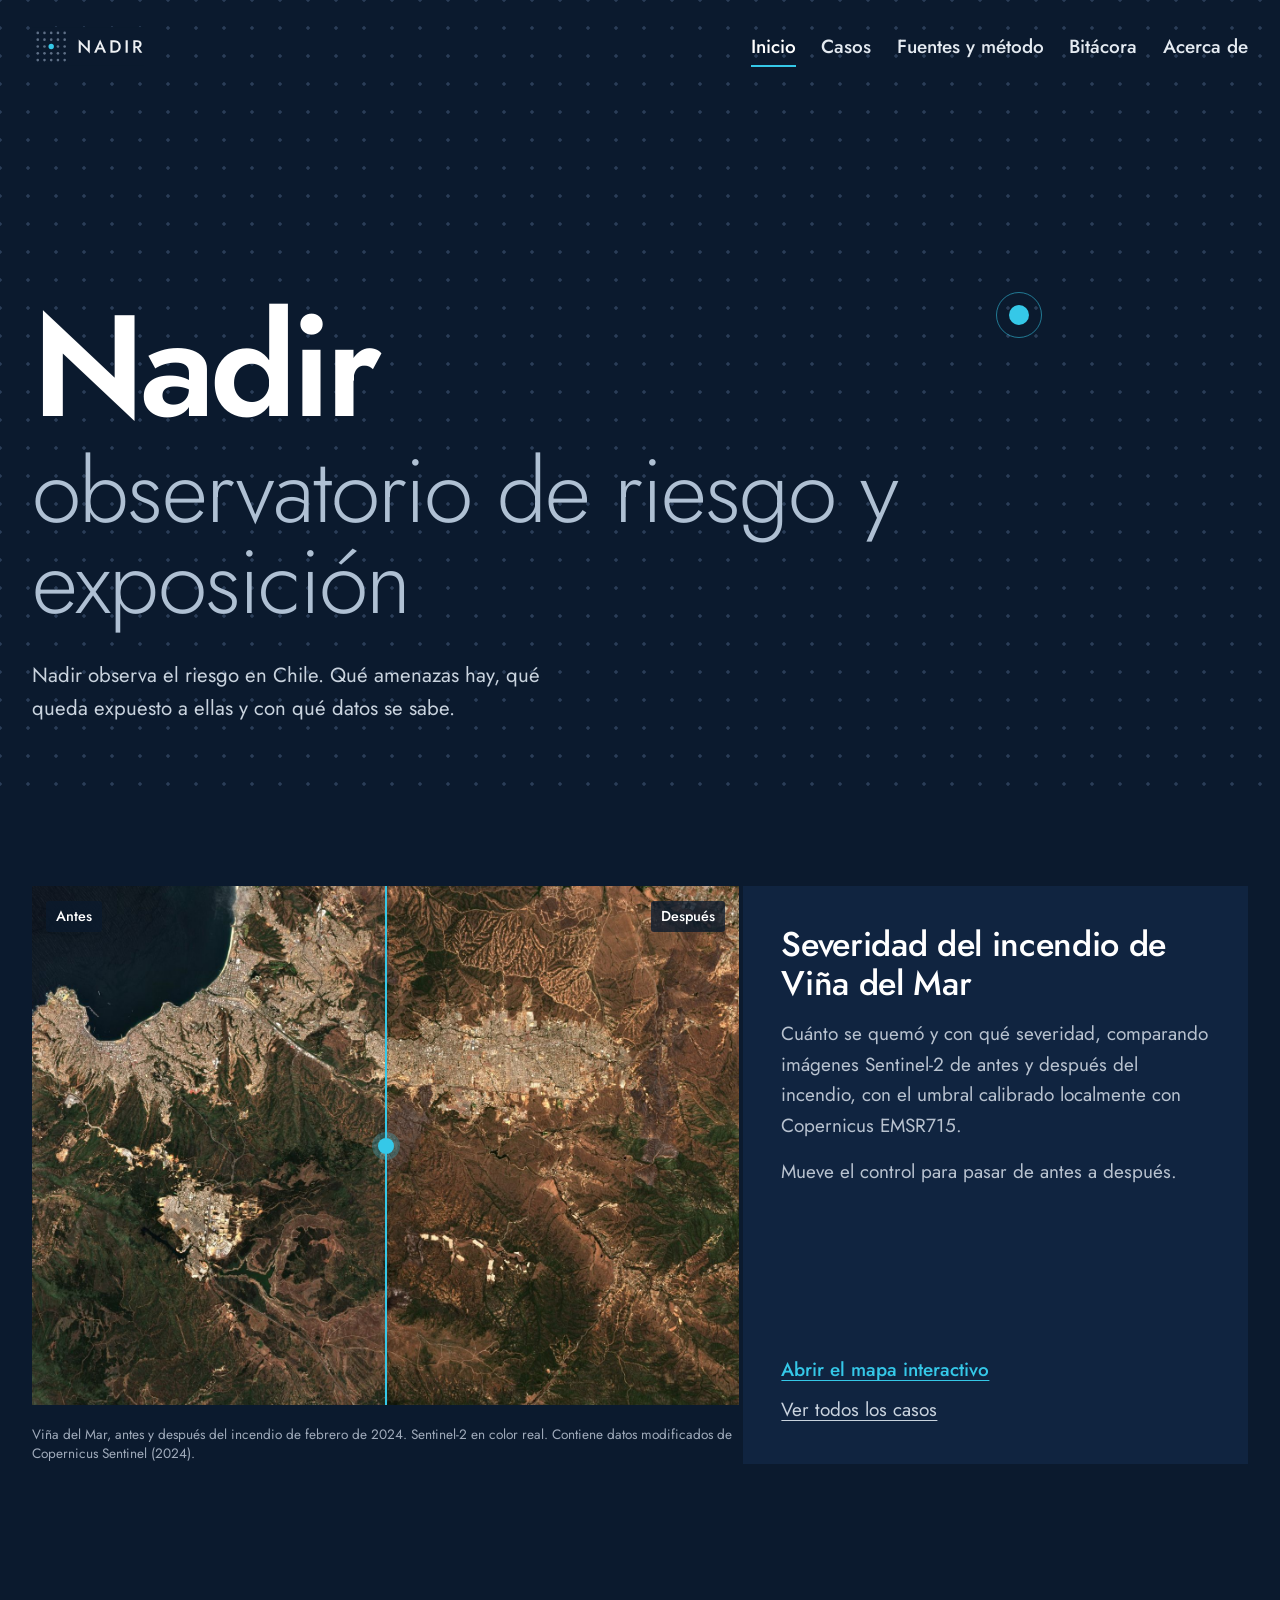
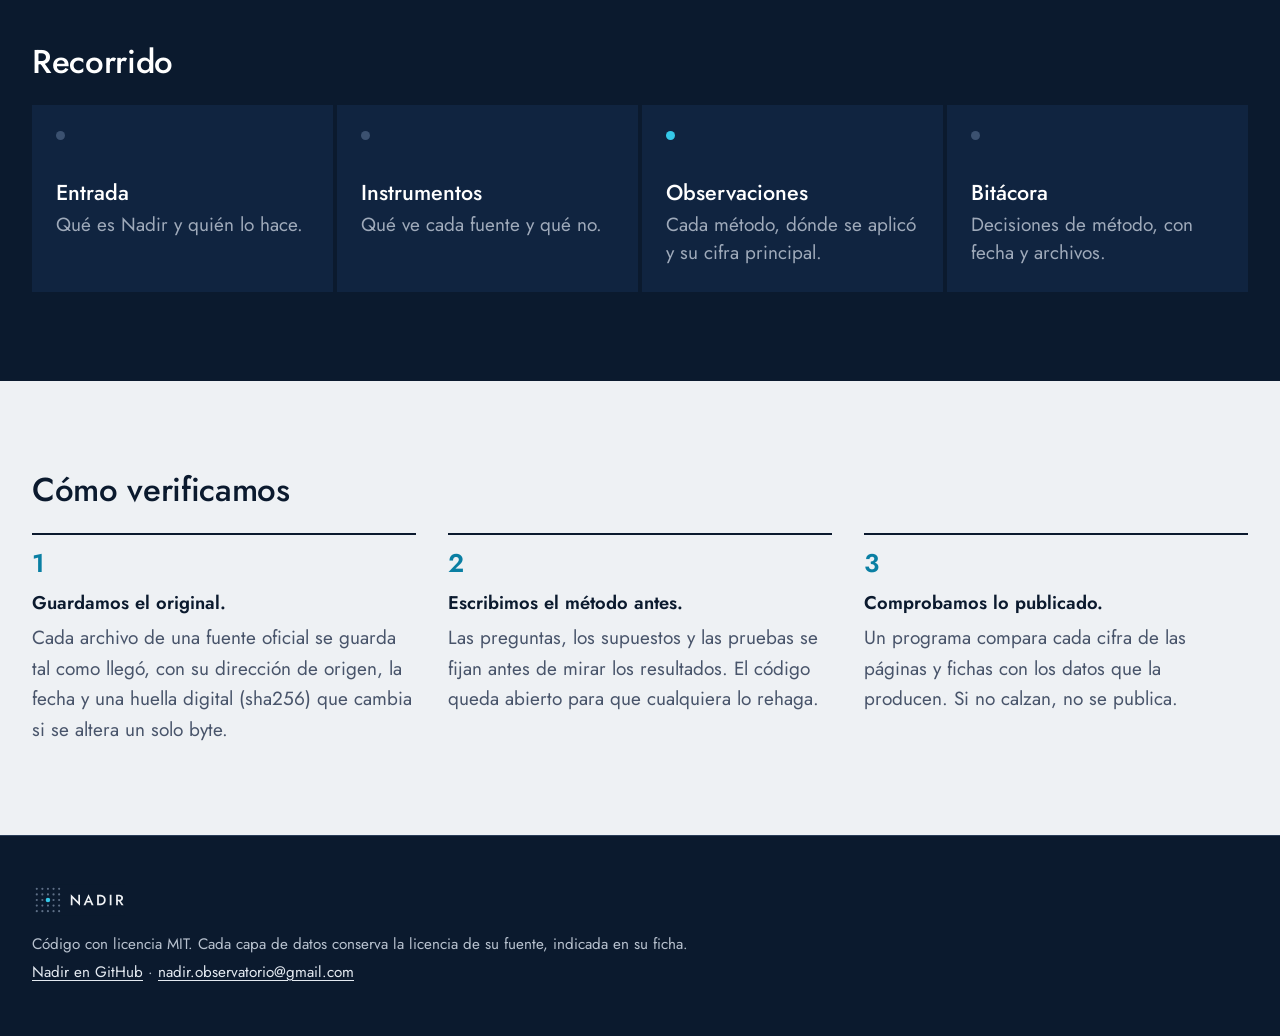
<file: index.html>
<!doctype html>
<html lang="es">
<head>
<meta charset="utf-8">
<meta name="viewport" content="width=device-width, initial-scale=1">
<title>Nadir · Observatorio de riesgo y exposición</title>
<meta name="description" content="Nadir observa el riesgo en Chile. Qué amenazas hay, qué queda expuesto a ellas y con qué datos se sabe.">
<meta name="referrer" content="no-referrer">
<meta name="theme-color" content="#0B1A2E">
<link rel="icon" href="favicon.svg" type="image/svg+xml">
<link rel="icon" href="favicon-32.png" sizes="32x32" type="image/png">
<link rel="apple-touch-icon" href="apple-touch-icon.png">
<link rel="stylesheet" href="css/nadir.css">
</head>
<body class="inicio">
<a class="saltar" href="#contenido">Saltar al contenido</a>
<div class="campo oscuro">
<header class="barra">
  <a class="marca" href="index.html"><img src="img/nadir-sello-negativo.svg" alt="Nadir, inicio" width="132" height="40"></a>
  <nav aria-label="Principal"><ul><li><a href="index.html" aria-current="page">Inicio</a></li><li><a href="casos.html">Casos</a></li><li><a href="metodo.html">Fuentes y método</a></li><li><a href="bitacora.html">Bitácora</a></li><li><a href="acerca.html">Acerca de</a></li></ul></nav>
</header>

<section class="hero ancho">
  <span class="luz" aria-hidden="true"></span>
  <h1>Nadir<span>observatorio de riesgo y exposición</span></h1>
  <p>Nadir observa el riesgo en Chile. Qué amenazas hay, qué queda expuesto a ellas y con qué datos se sabe.</p>
</section>

</div>
<main id="contenido">

<section class="caso oscuro ancho-completo" aria-labelledby="caso-titulo">
  <div class="caso-rejilla ancho">
    
<figure class="comparador" data-comparador>
  <div class="capas">
    <img src="img/vina-antes.jpg" alt="Viña del Mar antes del incendio de febrero de 2024, imagen satelital en color real" width="1600" height="1173">
    <img class="despues" src="img/vina-despues.jpg" alt="Viña del Mar después del incendio de febrero de 2024; el área quemada se ve en tonos pardos oscuros" width="1600" height="1173">
    <span class="costura" aria-hidden="true"></span>
    <span class="rotulo r-antes">Antes</span><span class="rotulo r-despues">Después</span>
  </div>
  <label class="control"><span class="oculto">Mover el corte entre antes y después</span>
    <input type="range" min="0" max="100" value="50" step="1">
  </label>
  <figcaption>Viña del Mar, antes y después del incendio de febrero de 2024. Sentinel-2 en color real. Contiene datos modificados de Copernicus Sentinel (2024).</figcaption>
</figure>
<script>
document.querySelectorAll("[data-comparador]").forEach(function (f) {
  var r = f.querySelector("input");
  function poner() { f.style.setProperty("--corte", r.value + "%"); }
  r.addEventListener("input", poner); poner();
});
</script>

    <div class="caso-texto">
      <h2 id="caso-titulo">Severidad del incendio de Viña del Mar</h2>
      <p>Cuánto se quemó y con qué severidad, comparando imágenes Sentinel-2 de antes y después del incendio, con el umbral calibrado localmente con Copernicus EMSR715.</p>
      <p>Mueve el control para pasar de antes a después.</p>
      <a class="enlace" href="incendios-severidad/">Abrir el mapa interactivo</a>
      <a class="enlace secundario" href="casos.html">Ver todos los casos</a>
    </div>
  </div>
</section>

<section class="recorrido oscuro ancho-completo" aria-labelledby="recorrido-titulo">
  <div class="ancho">
    <h2 id="recorrido-titulo">Recorrido</h2>
    
<ol class="salas" aria-label="Recorrido">
  <li><a href="acerca.html"><span class="marca-sala"></span><span class="t">Entrada</span><span class="d">Qué es Nadir y quién lo hace.</span></a></li>
  <li><a href="metodo.html"><span class="marca-sala"></span><span class="t">Instrumentos</span><span class="d">Qué ve cada fuente y qué no.</span></a></li>
  <li><a href="casos.html"><span class="marca-sala"></span><span class="t">Observaciones</span><span class="d">Cada método, dónde se aplicó y su cifra principal.</span></a></li>
  <li><a href="bitacora.html"><span class="marca-sala"></span><span class="t">Bitácora</span><span class="d">Decisiones de método, con fecha y archivos.</span></a></li>
</ol>

  </div>
</section>

<section class="claro ancho-completo" aria-labelledby="verificamos">
  <div class="ancho">
    <h2 id="verificamos">Cómo verificamos</h2>
    <ol class="pasos">
      <li><strong>Guardamos el original.</strong> Cada archivo de una fuente oficial se guarda tal como llegó, con su dirección de origen, la fecha y una huella digital (sha256) que cambia si se altera un solo byte.</li>
      <li><strong>Escribimos el método antes.</strong> Las preguntas, los supuestos y las pruebas se fijan antes de mirar los resultados. El código queda abierto para que cualquiera lo rehaga.</li>
      <li><strong>Comprobamos lo publicado.</strong> Un programa compara cada cifra de las páginas y fichas con los datos que la producen. Si no calzan, no se publica.</li>
    </ol>
  </div>
</section>

</main>
<footer class="pie oscuro">
  <div class="ancho">
    <img src="img/nadir-sello-negativo.svg" alt="" width="106" height="32">
    <p>Código con licencia MIT. Cada capa de datos conserva la licencia de su fuente, indicada en su ficha.</p>
    <p><a href="https://github.com/Nadir-Observatorio">Nadir en GitHub</a> · <a href="mailto:nadir.observatorio@gmail.com">nadir.observatorio@gmail.com</a></p>
  </div>
</footer>
</body>
</html>
</file>
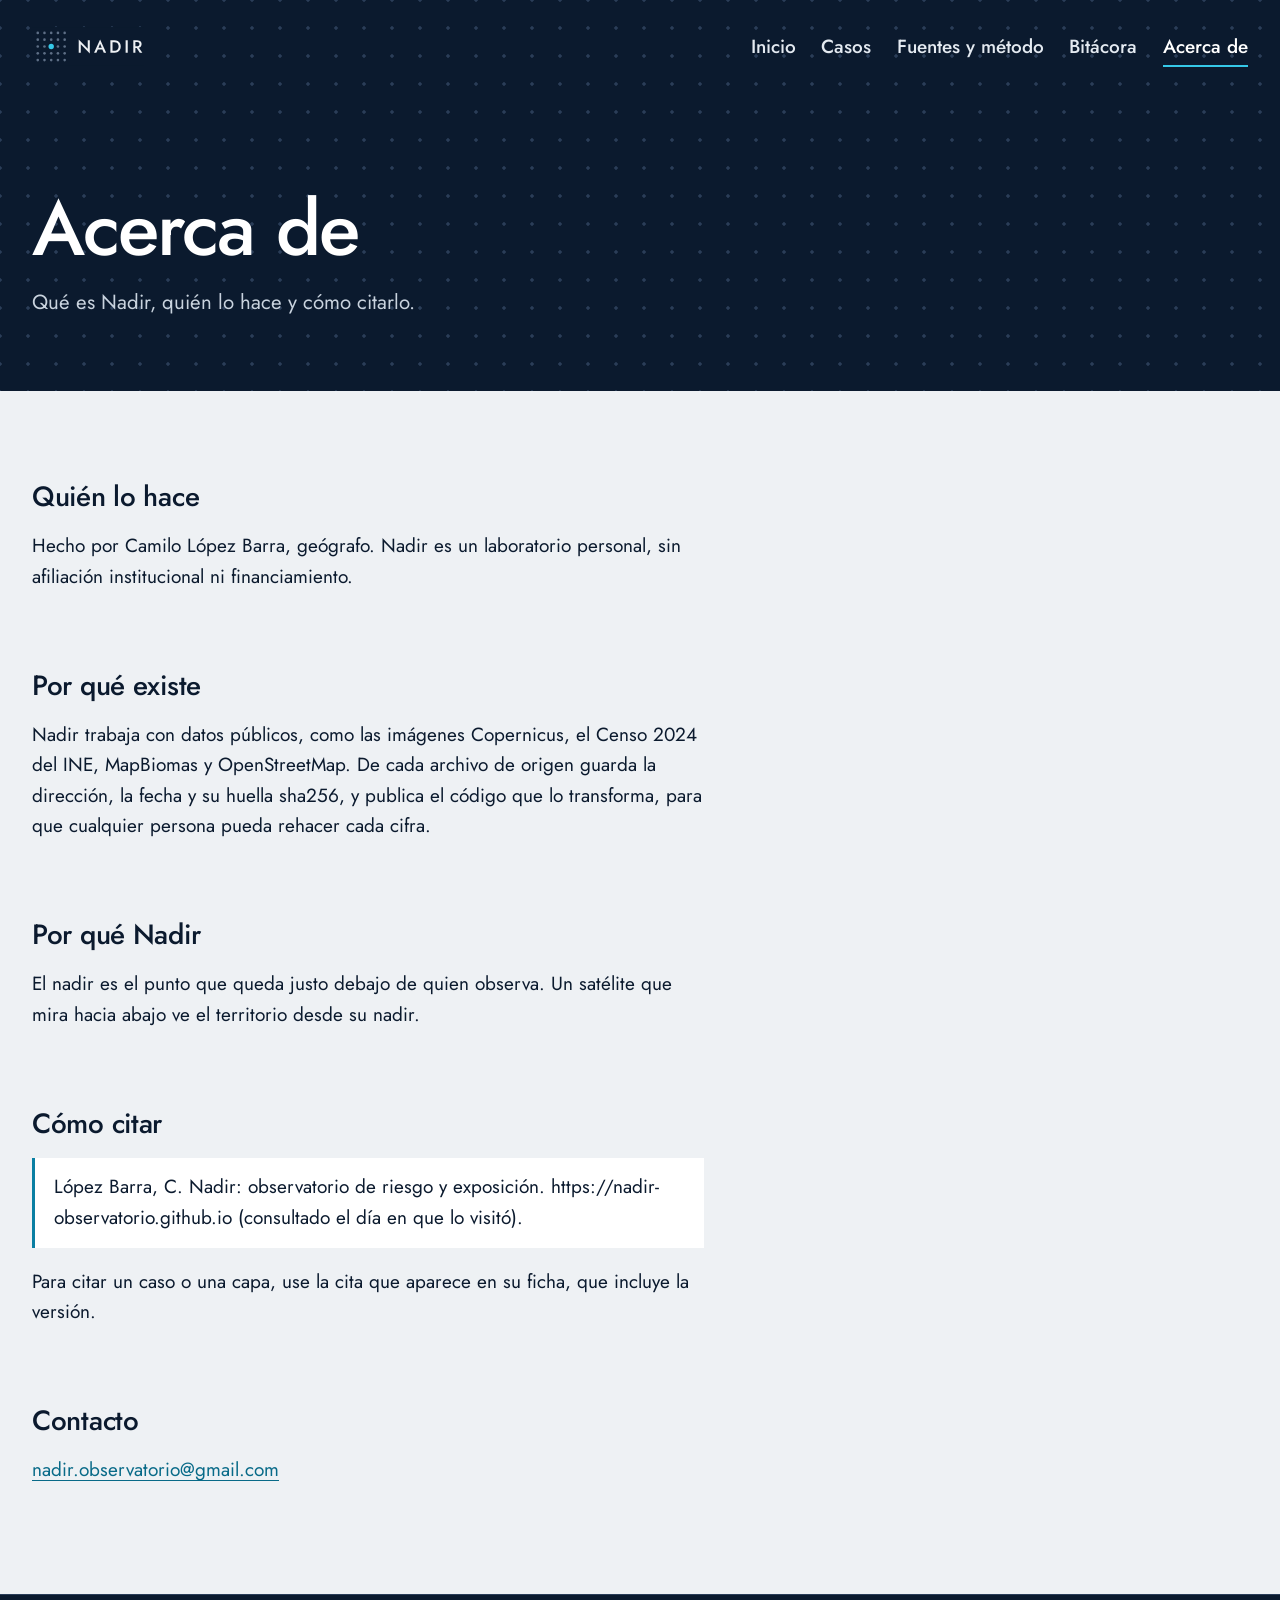
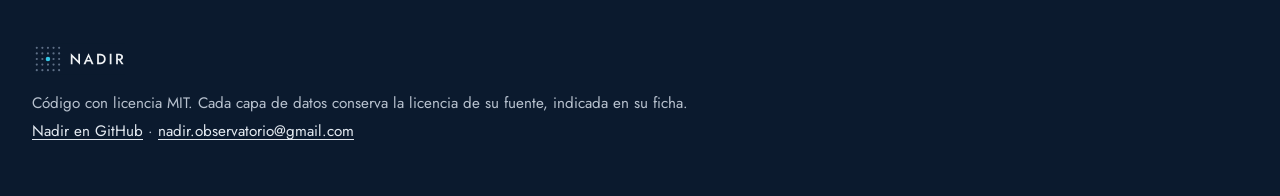
<file: acerca.html>
<!doctype html>
<html lang="es">
<head>
<meta charset="utf-8">
<meta name="viewport" content="width=device-width, initial-scale=1">
<title>Acerca de · Nadir</title>
<meta name="description" content="Quién hace Nadir, por qué existe y cómo citarlo.">
<meta name="referrer" content="no-referrer">
<meta name="theme-color" content="#0B1A2E">
<link rel="icon" href="favicon.svg" type="image/svg+xml">
<link rel="icon" href="favicon-32.png" sizes="32x32" type="image/png">
<link rel="apple-touch-icon" href="apple-touch-icon.png">
<link rel="stylesheet" href="css/nadir.css">
</head>
<body class="interior">
<a class="saltar" href="#contenido">Saltar al contenido</a>
<div class="campo oscuro">
<header class="barra">
  <a class="marca" href="index.html"><img src="img/nadir-sello-negativo.svg" alt="Nadir, inicio" width="132" height="40"></a>
  <nav aria-label="Principal"><ul><li><a href="index.html">Inicio</a></li><li><a href="casos.html">Casos</a></li><li><a href="metodo.html">Fuentes y método</a></li><li><a href="bitacora.html">Bitácora</a></li><li><a href="acerca.html" aria-current="page">Acerca de</a></li></ul></nav>
</header>
<section class="titular ancho"><h1>Acerca de</h1><p>Qué es Nadir, quién lo hace y cómo citarlo.</p></section>
</div>
<main id="contenido">

<div class="claro ancho-completo"><div class="ancho texto-largo">
<section aria-labelledby="quien"><h2 id="quien">Quién lo hace</h2>
<p>Hecho por Camilo López Barra, geógrafo. Nadir es un laboratorio personal, sin afiliación institucional ni financiamiento.</p></section>
<section aria-labelledby="porque"><h2 id="porque">Por qué existe</h2>
<p>Nadir trabaja con datos públicos, como las imágenes Copernicus, el Censo 2024 del INE, MapBiomas y OpenStreetMap. De cada archivo de origen guarda la dirección, la fecha y su huella sha256, y publica el código que lo transforma, para que cualquier persona pueda rehacer cada cifra.</p></section>
<section aria-labelledby="nombre"><h2 id="nombre">Por qué Nadir</h2>
<p>El nadir es el punto que queda justo debajo de quien observa. Un satélite que mira hacia abajo ve el territorio desde su nadir.</p></section>
<section aria-labelledby="citar"><h2 id="citar">Cómo citar</h2>
<p class="cita">López Barra, C. Nadir: observatorio de riesgo y exposición. https://nadir-observatorio.github.io (consultado el día en que lo visitó).</p>
<p>Para citar un caso o una capa, use la cita que aparece en su ficha, que incluye la versión.</p></section>
<section aria-labelledby="contacto"><h2 id="contacto">Contacto</h2>
<p><a href="mailto:nadir.observatorio@gmail.com">nadir.observatorio@gmail.com</a></p></section>
</div></div>

</main>
<footer class="pie oscuro">
  <div class="ancho">
    <img src="img/nadir-sello-negativo.svg" alt="" width="106" height="32">
    <p>Código con licencia MIT. Cada capa de datos conserva la licencia de su fuente, indicada en su ficha.</p>
    <p><a href="https://github.com/Nadir-Observatorio">Nadir en GitHub</a> · <a href="mailto:nadir.observatorio@gmail.com">nadir.observatorio@gmail.com</a></p>
  </div>
</footer>
</body>
</html>
</file>
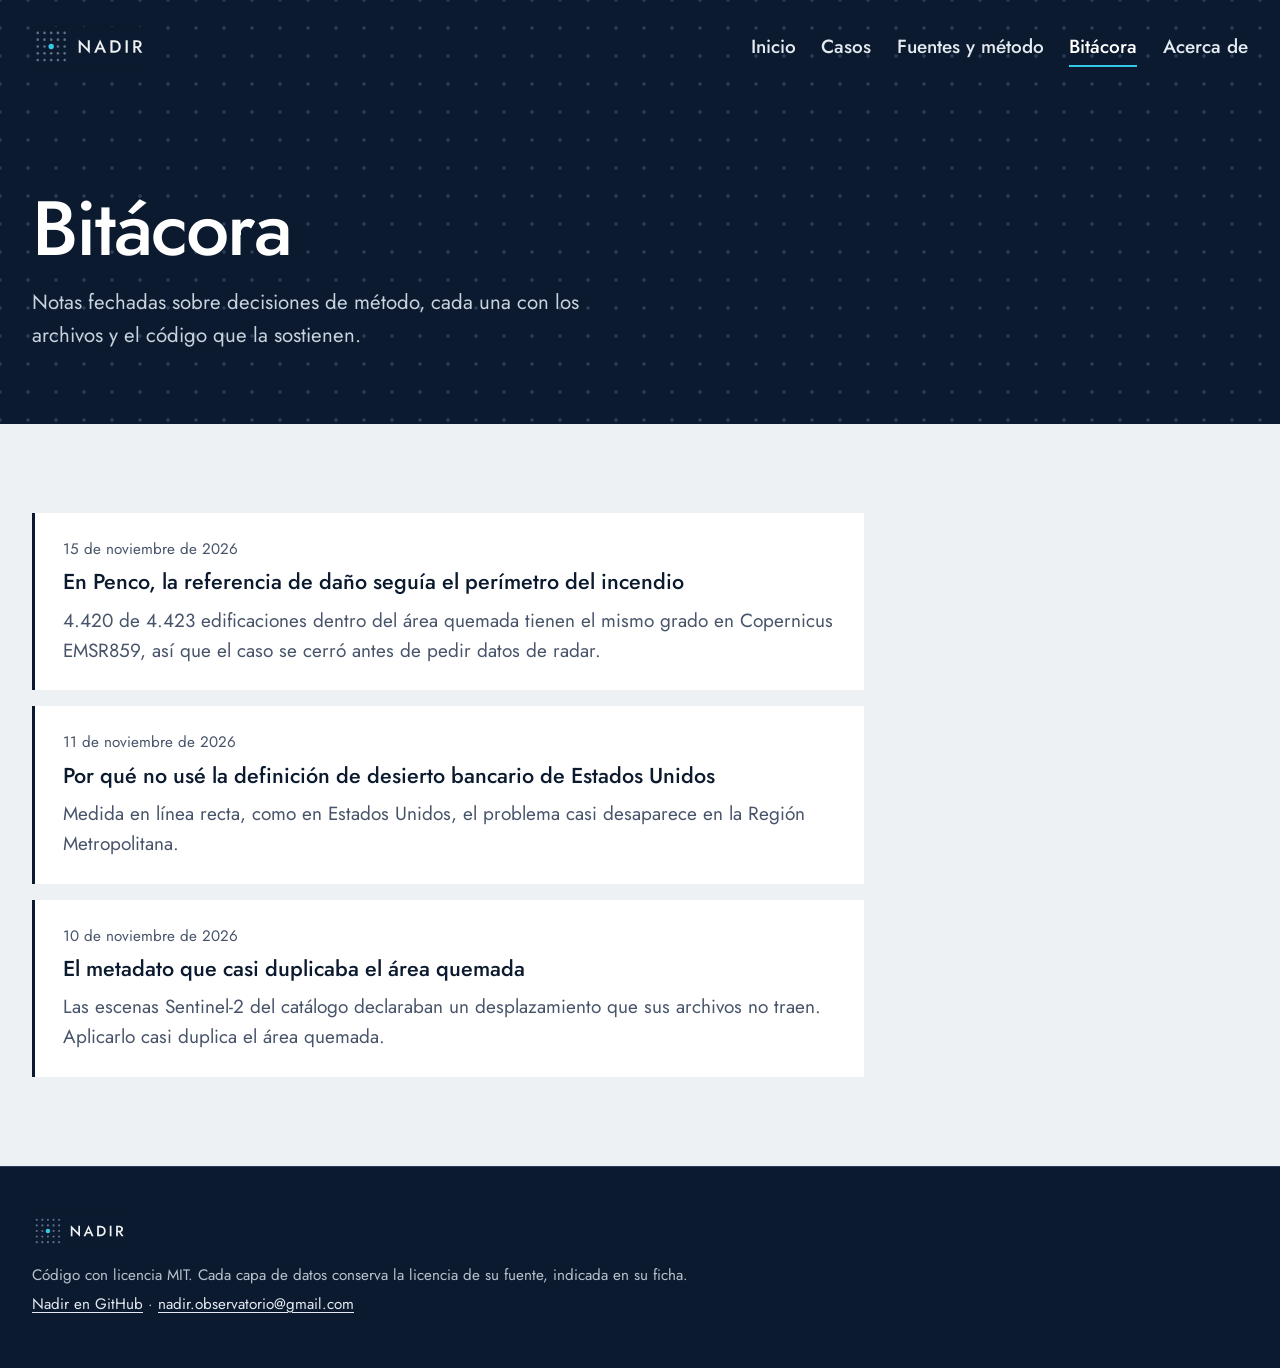
<file: bitacora.html>
<!doctype html>
<html lang="es">
<head>
<meta charset="utf-8">
<meta name="viewport" content="width=device-width, initial-scale=1">
<title>Bitácora · Nadir</title>
<meta name="description" content="Decisiones de método de Nadir, con fecha y archivos.">
<meta name="referrer" content="no-referrer">
<meta name="theme-color" content="#0B1A2E">
<link rel="icon" href="favicon.svg" type="image/svg+xml">
<link rel="icon" href="favicon-32.png" sizes="32x32" type="image/png">
<link rel="apple-touch-icon" href="apple-touch-icon.png">
<link rel="stylesheet" href="css/nadir.css">
</head>
<body class="interior">
<a class="saltar" href="#contenido">Saltar al contenido</a>
<div class="campo oscuro">
<header class="barra">
  <a class="marca" href="index.html"><img src="img/nadir-sello-negativo.svg" alt="Nadir, inicio" width="132" height="40"></a>
  <nav aria-label="Principal"><ul><li><a href="index.html">Inicio</a></li><li><a href="casos.html">Casos</a></li><li><a href="metodo.html">Fuentes y método</a></li><li><a href="bitacora.html" aria-current="page">Bitácora</a></li><li><a href="acerca.html">Acerca de</a></li></ul></nav>
</header>
<section class="titular ancho"><h1>Bitácora</h1><p>Notas fechadas sobre decisiones de método, cada una con los archivos y el código que la sostienen.</p></section>
</div>
<main id="contenido">

<div class="claro ancho-completo"><div class="ancho">
<ol class="bitacora" reversed>
  <li><a href="bitacora/2026-11-15-referencia-de-dano-en-penco.html">
    <span class="fecha"><time datetime="2026-11-15">15 de noviembre de 2026</time></span>
    <span class="t">En Penco, la referencia de daño seguía el perímetro del incendio</span>
    <span class="d">4.420 de 4.423 edificaciones dentro del área quemada tienen el mismo grado en Copernicus EMSR859, así que el caso se cerró antes de pedir datos de radar.</span>
  </a></li>
  <li><a href="bitacora/2026-11-11-definicion-de-desierto-bancario.html">
    <span class="fecha"><time datetime="2026-11-11">11 de noviembre de 2026</time></span>
    <span class="t">Por qué no usé la definición de desierto bancario de Estados Unidos</span>
    <span class="d">Medida en línea recta, como en Estados Unidos, el problema casi desaparece en la Región Metropolitana.</span>
  </a></li>
  <li><a href="bitacora/2026-11-10-desplazamiento-del-catalogo.html">
    <span class="fecha"><time datetime="2026-11-10">10 de noviembre de 2026</time></span>
    <span class="t">El metadato que casi duplicaba el área quemada</span>
    <span class="d">Las escenas Sentinel-2 del catálogo declaraban un desplazamiento que sus archivos no traen. Aplicarlo casi duplica el área quemada.</span>
  </a></li>
</ol>
</div></div>

</main>
<footer class="pie oscuro">
  <div class="ancho">
    <img src="img/nadir-sello-negativo.svg" alt="" width="106" height="32">
    <p>Código con licencia MIT. Cada capa de datos conserva la licencia de su fuente, indicada en su ficha.</p>
    <p><a href="https://github.com/Nadir-Observatorio">Nadir en GitHub</a> · <a href="mailto:nadir.observatorio@gmail.com">nadir.observatorio@gmail.com</a></p>
  </div>
</footer>
</body>
</html>
</file>
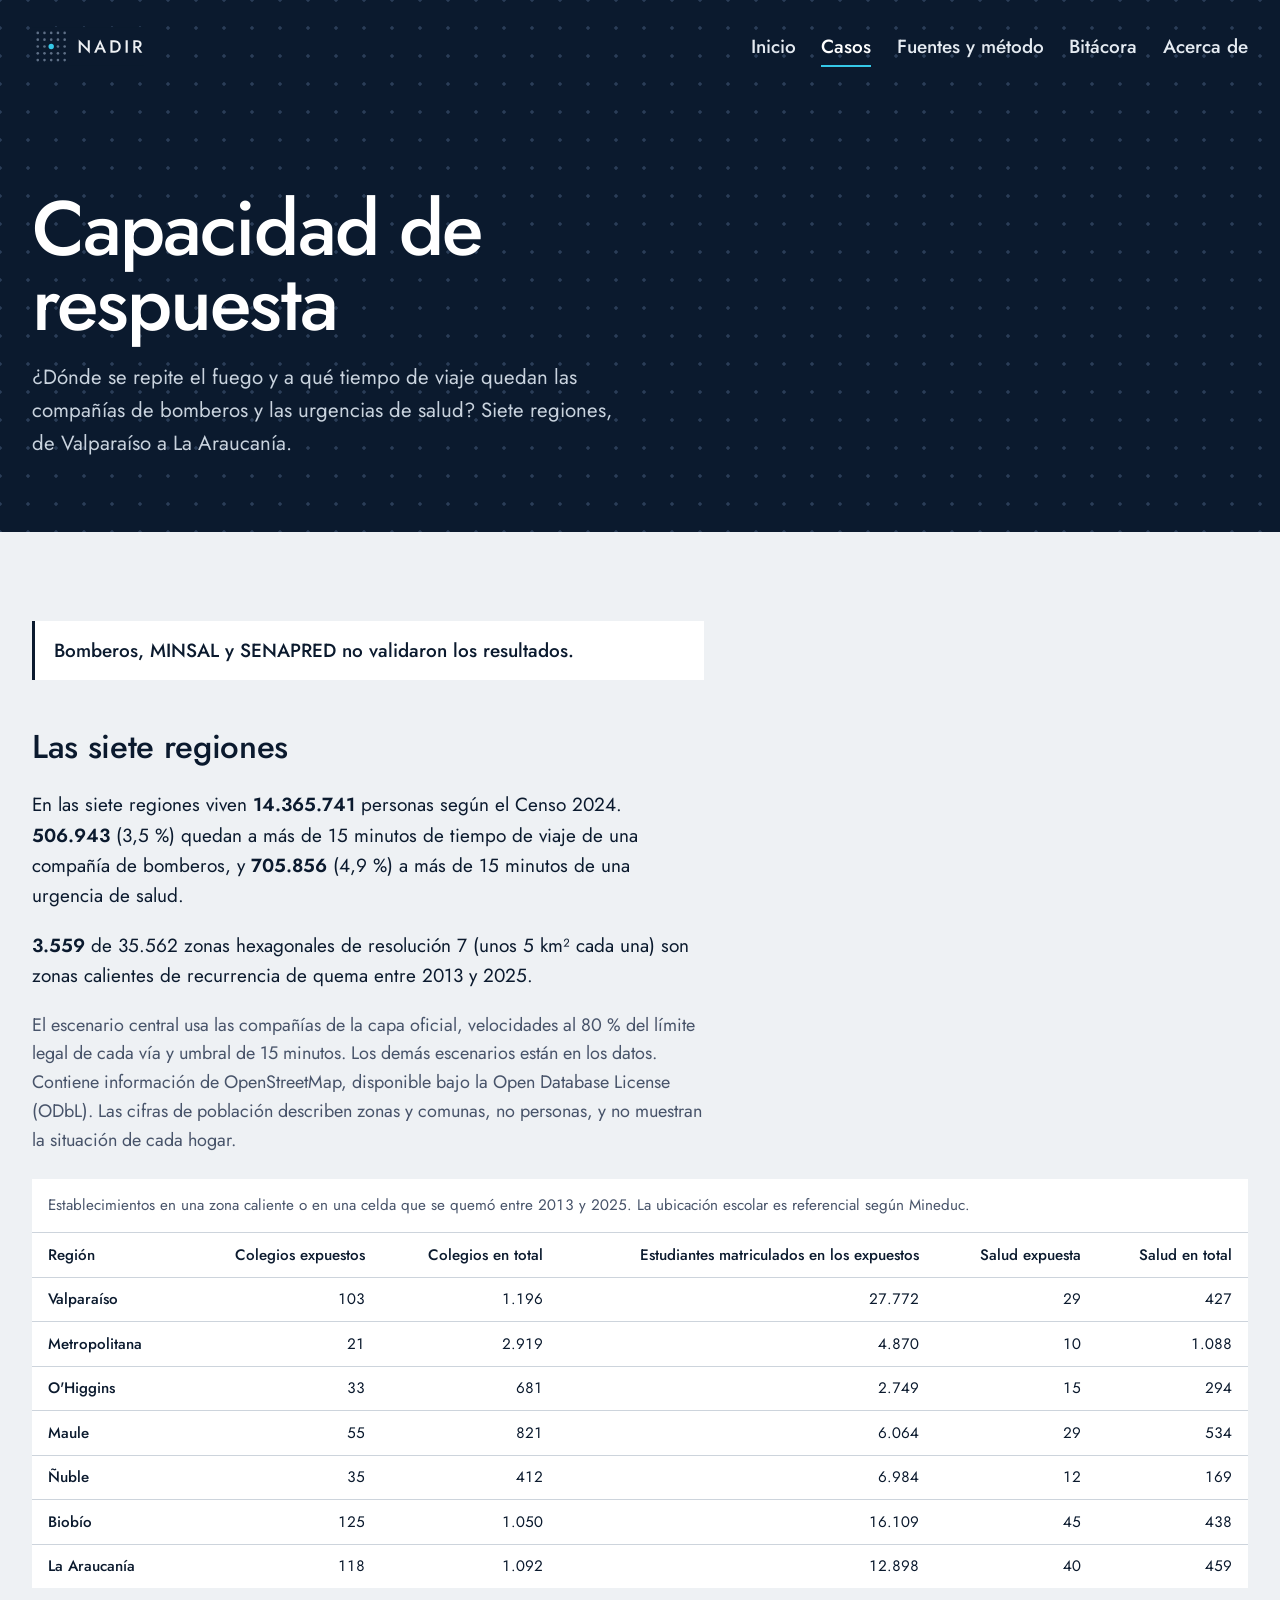
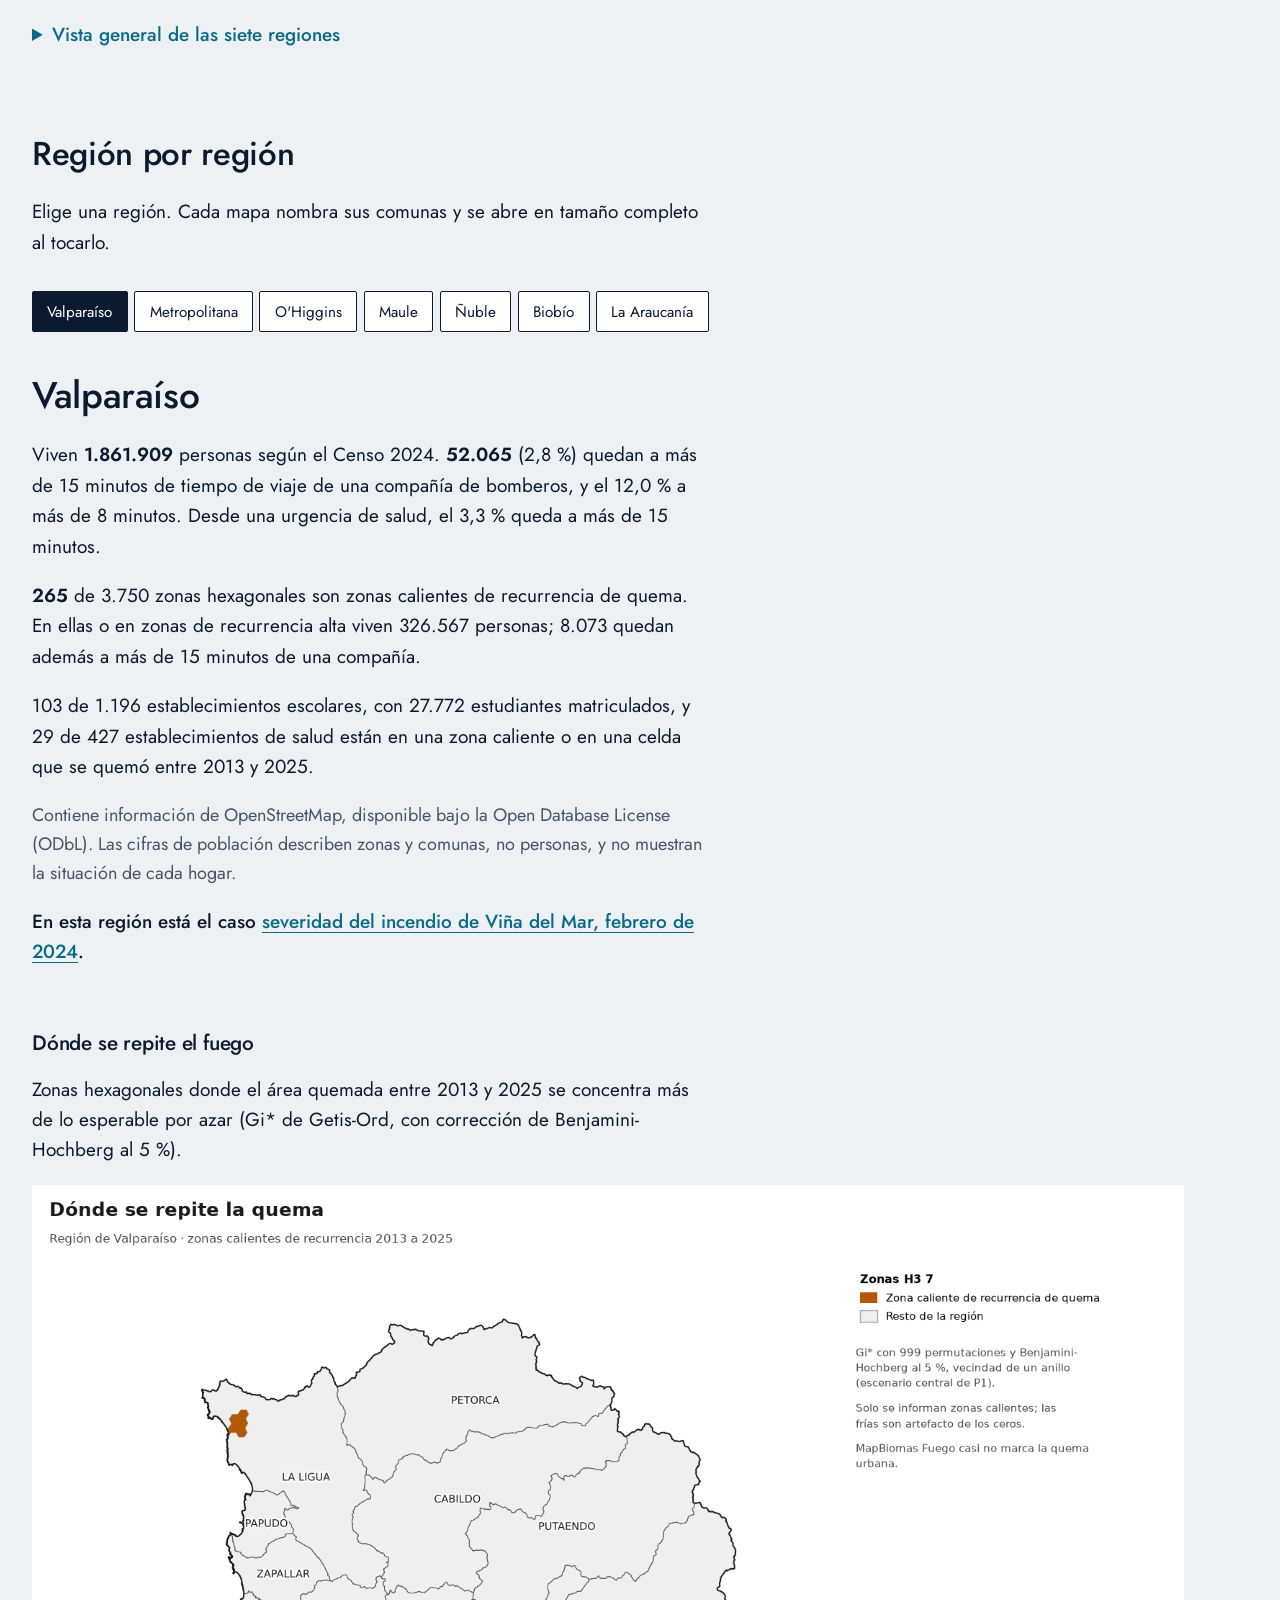
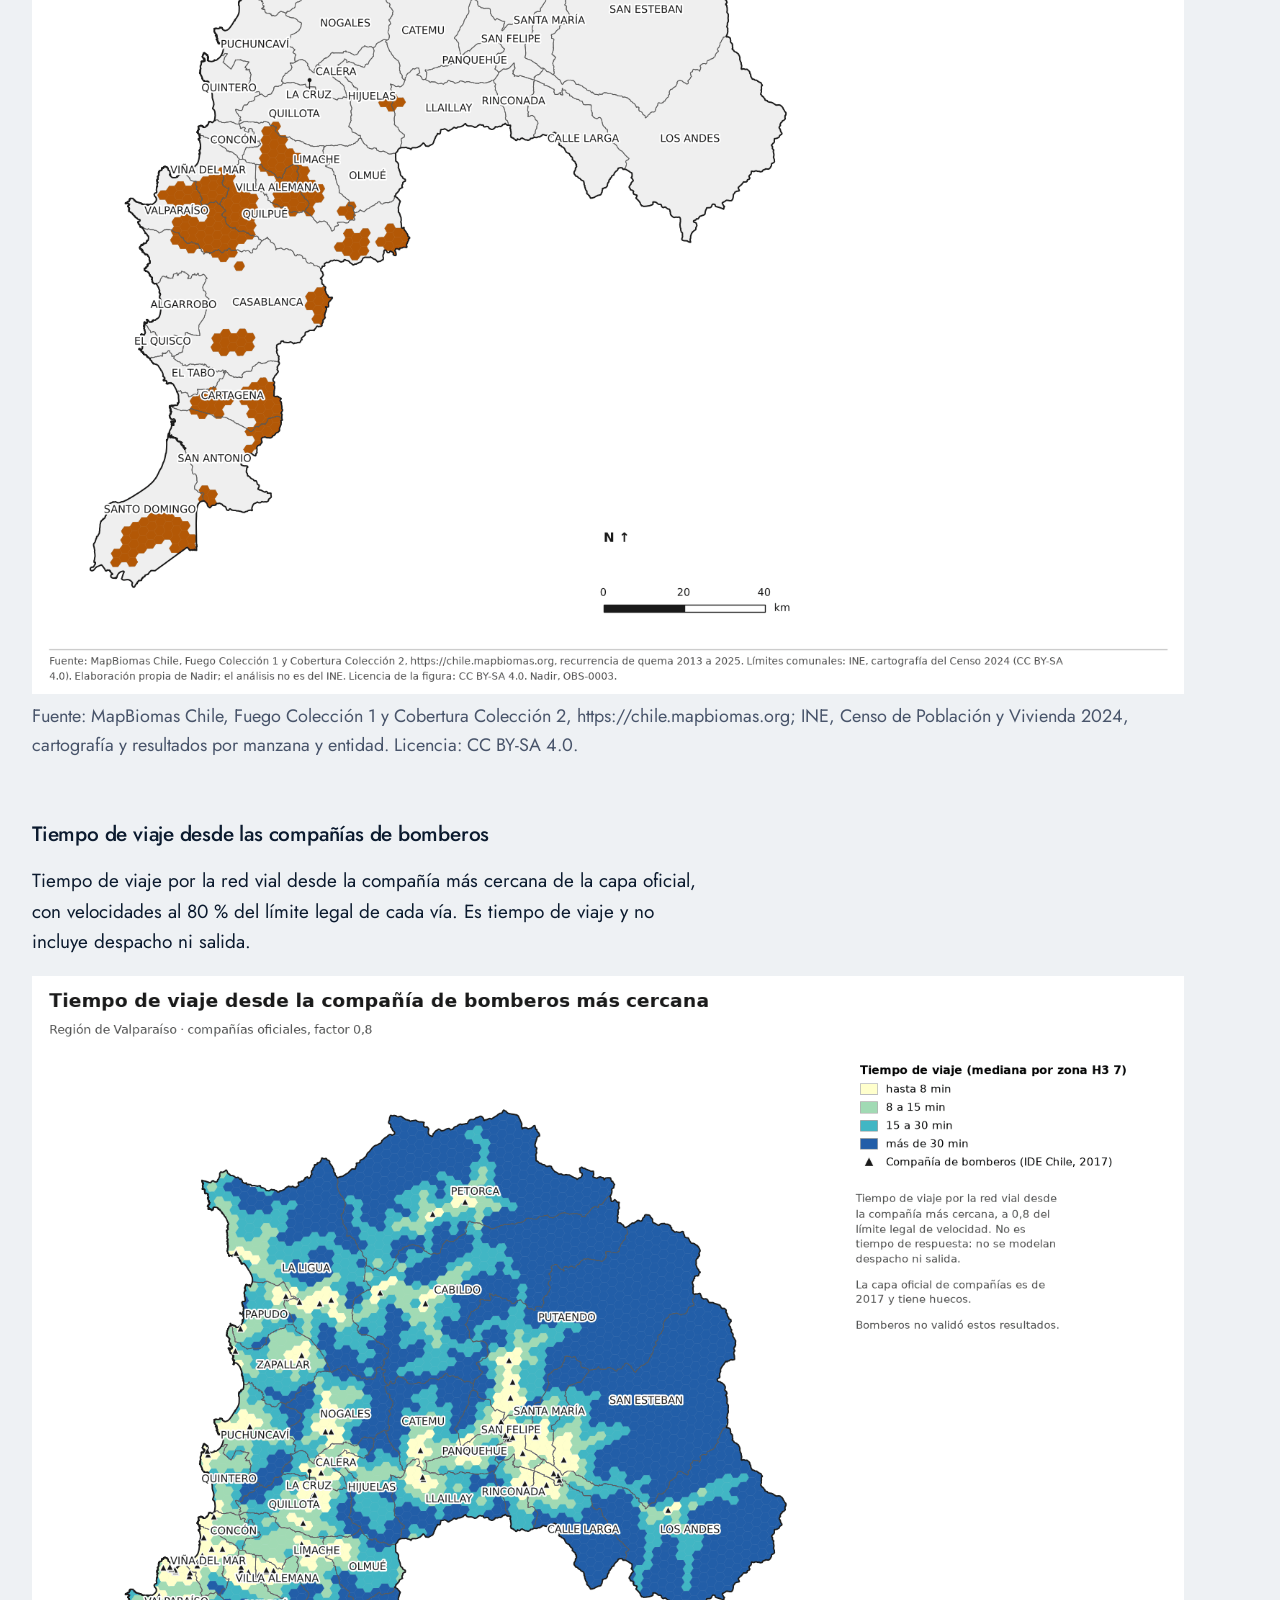
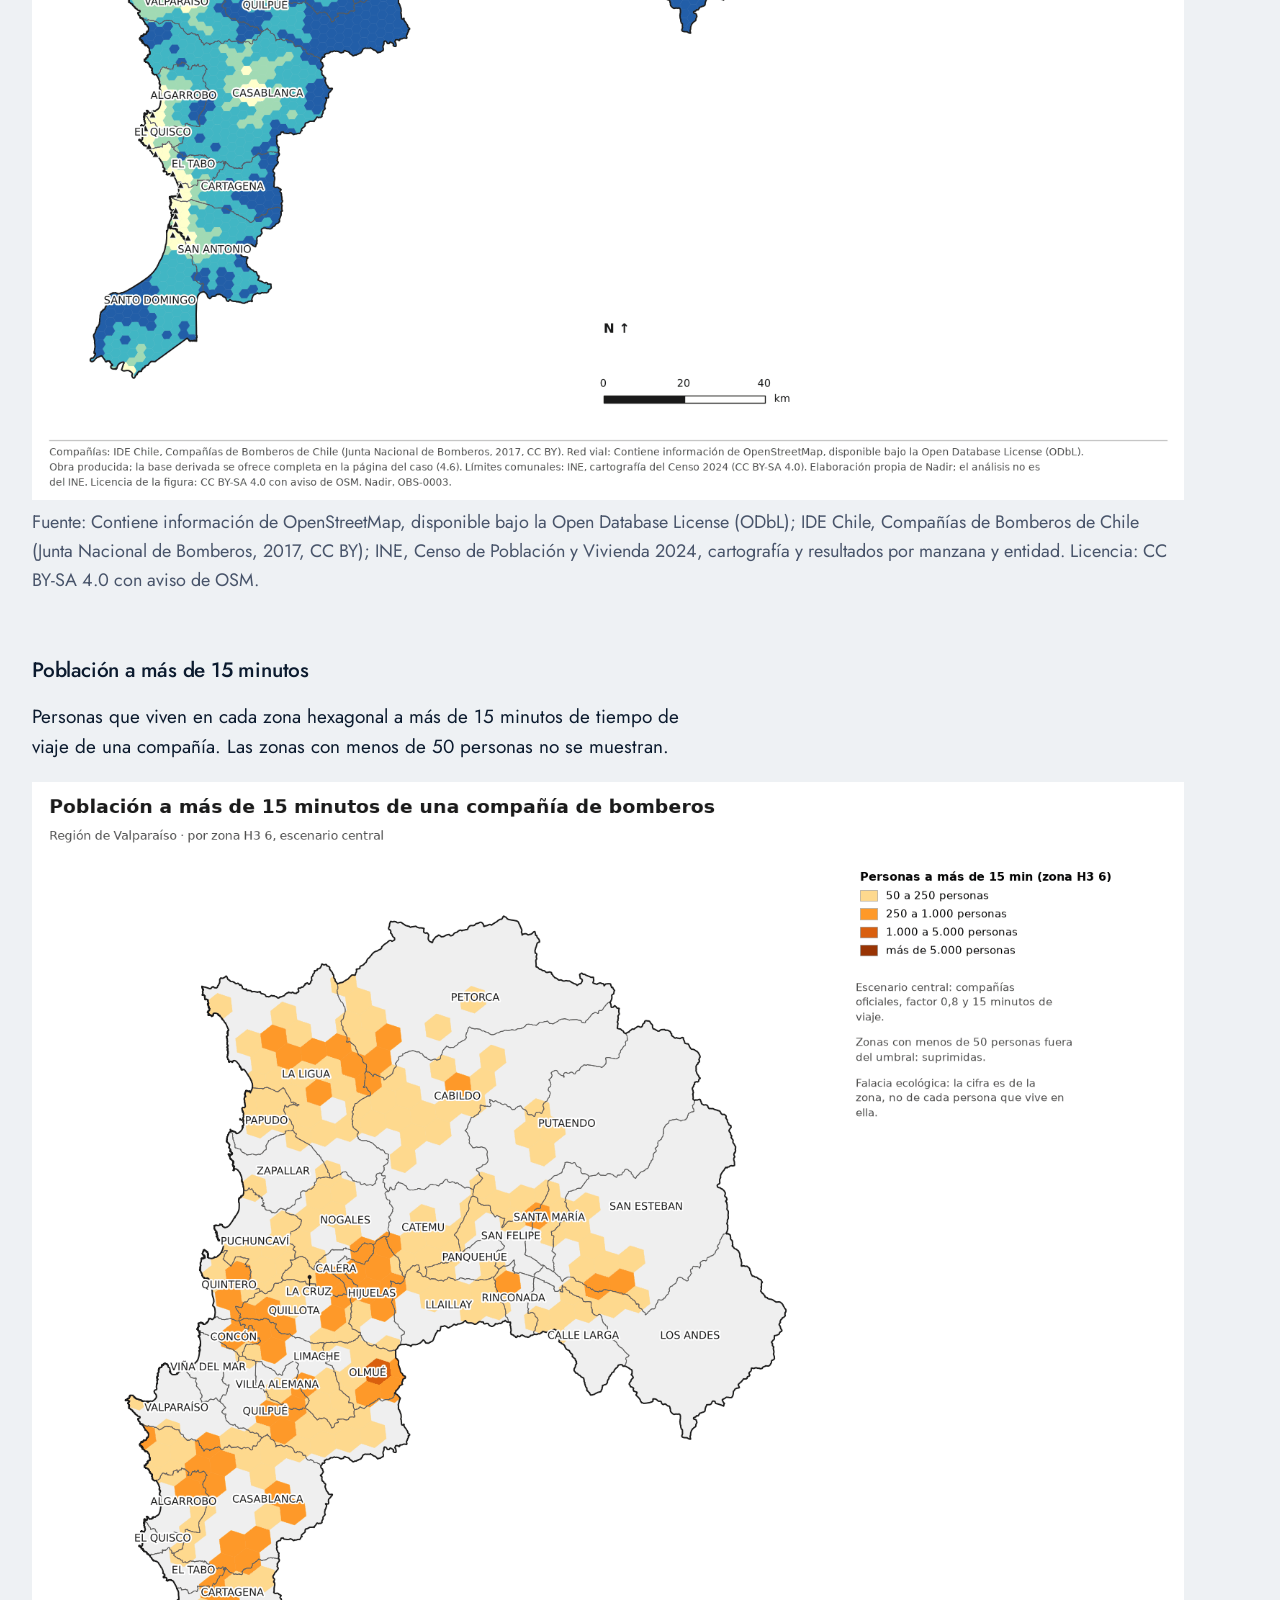
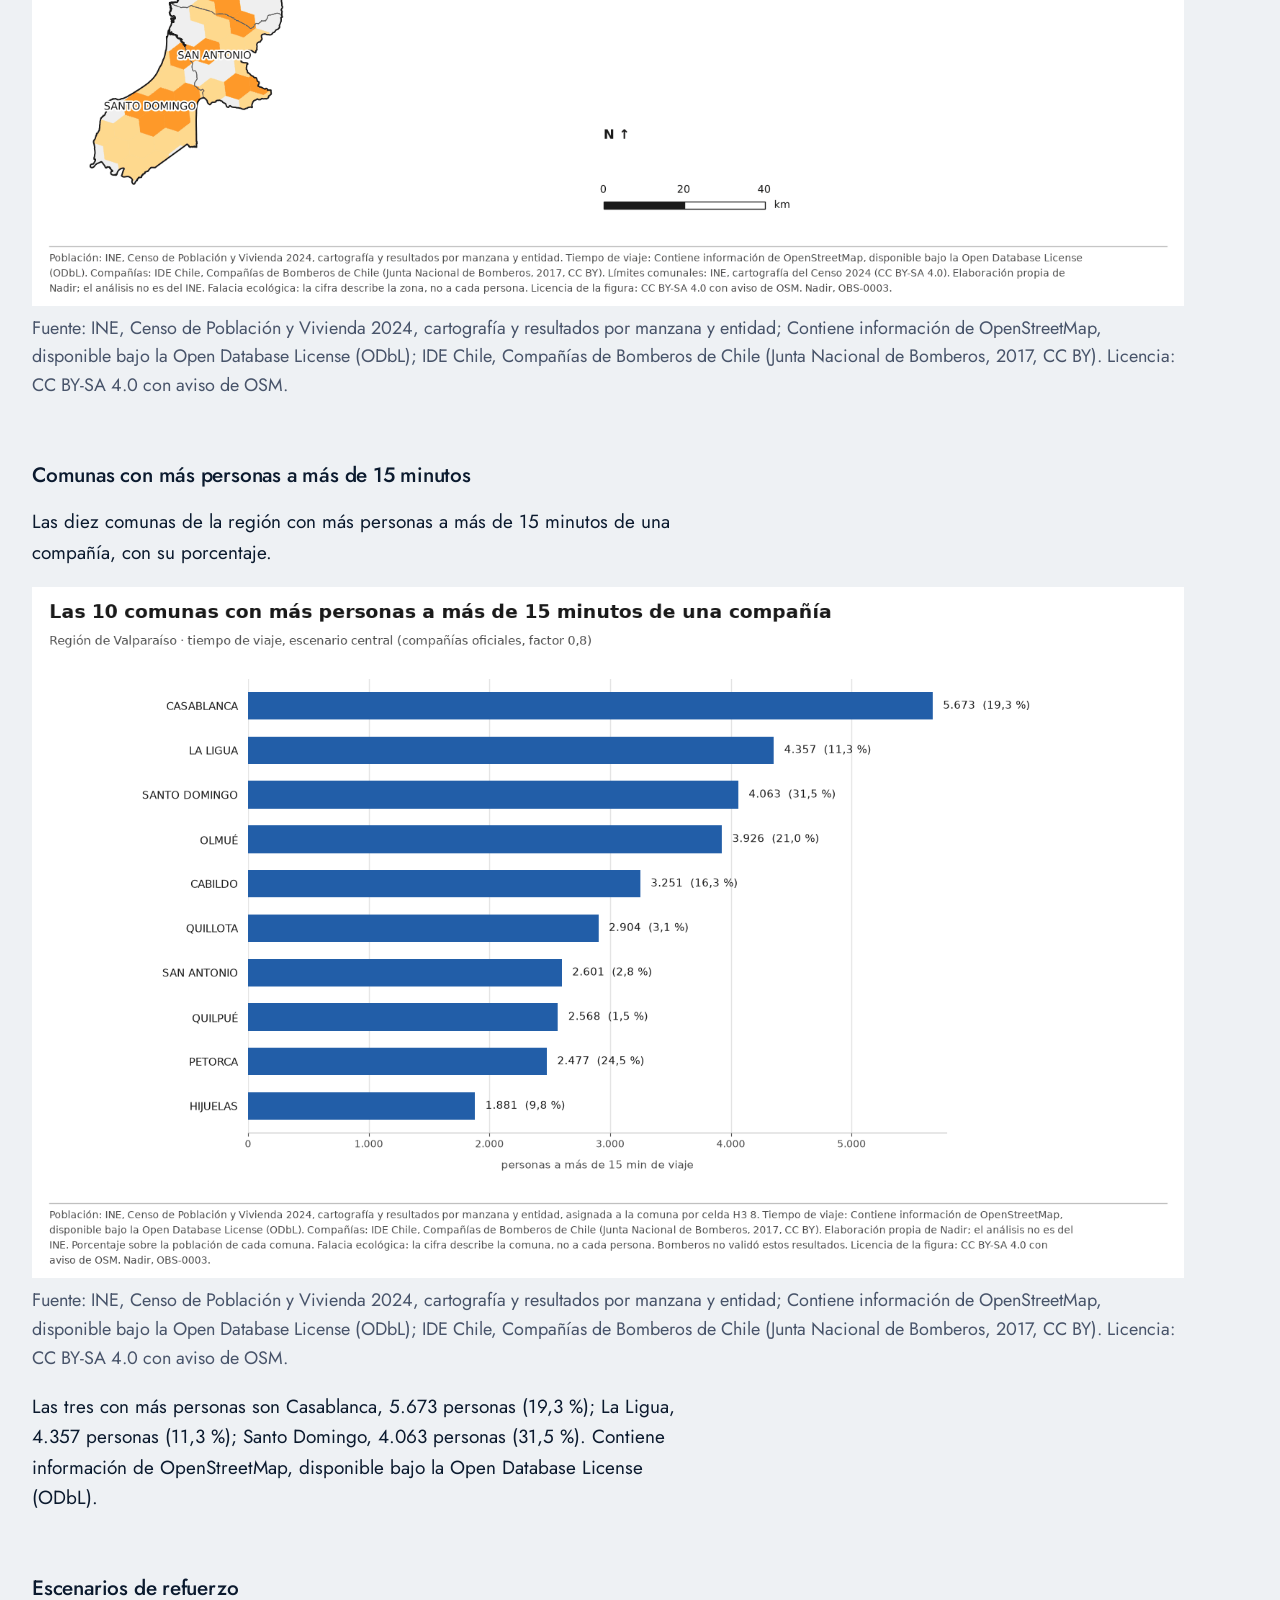
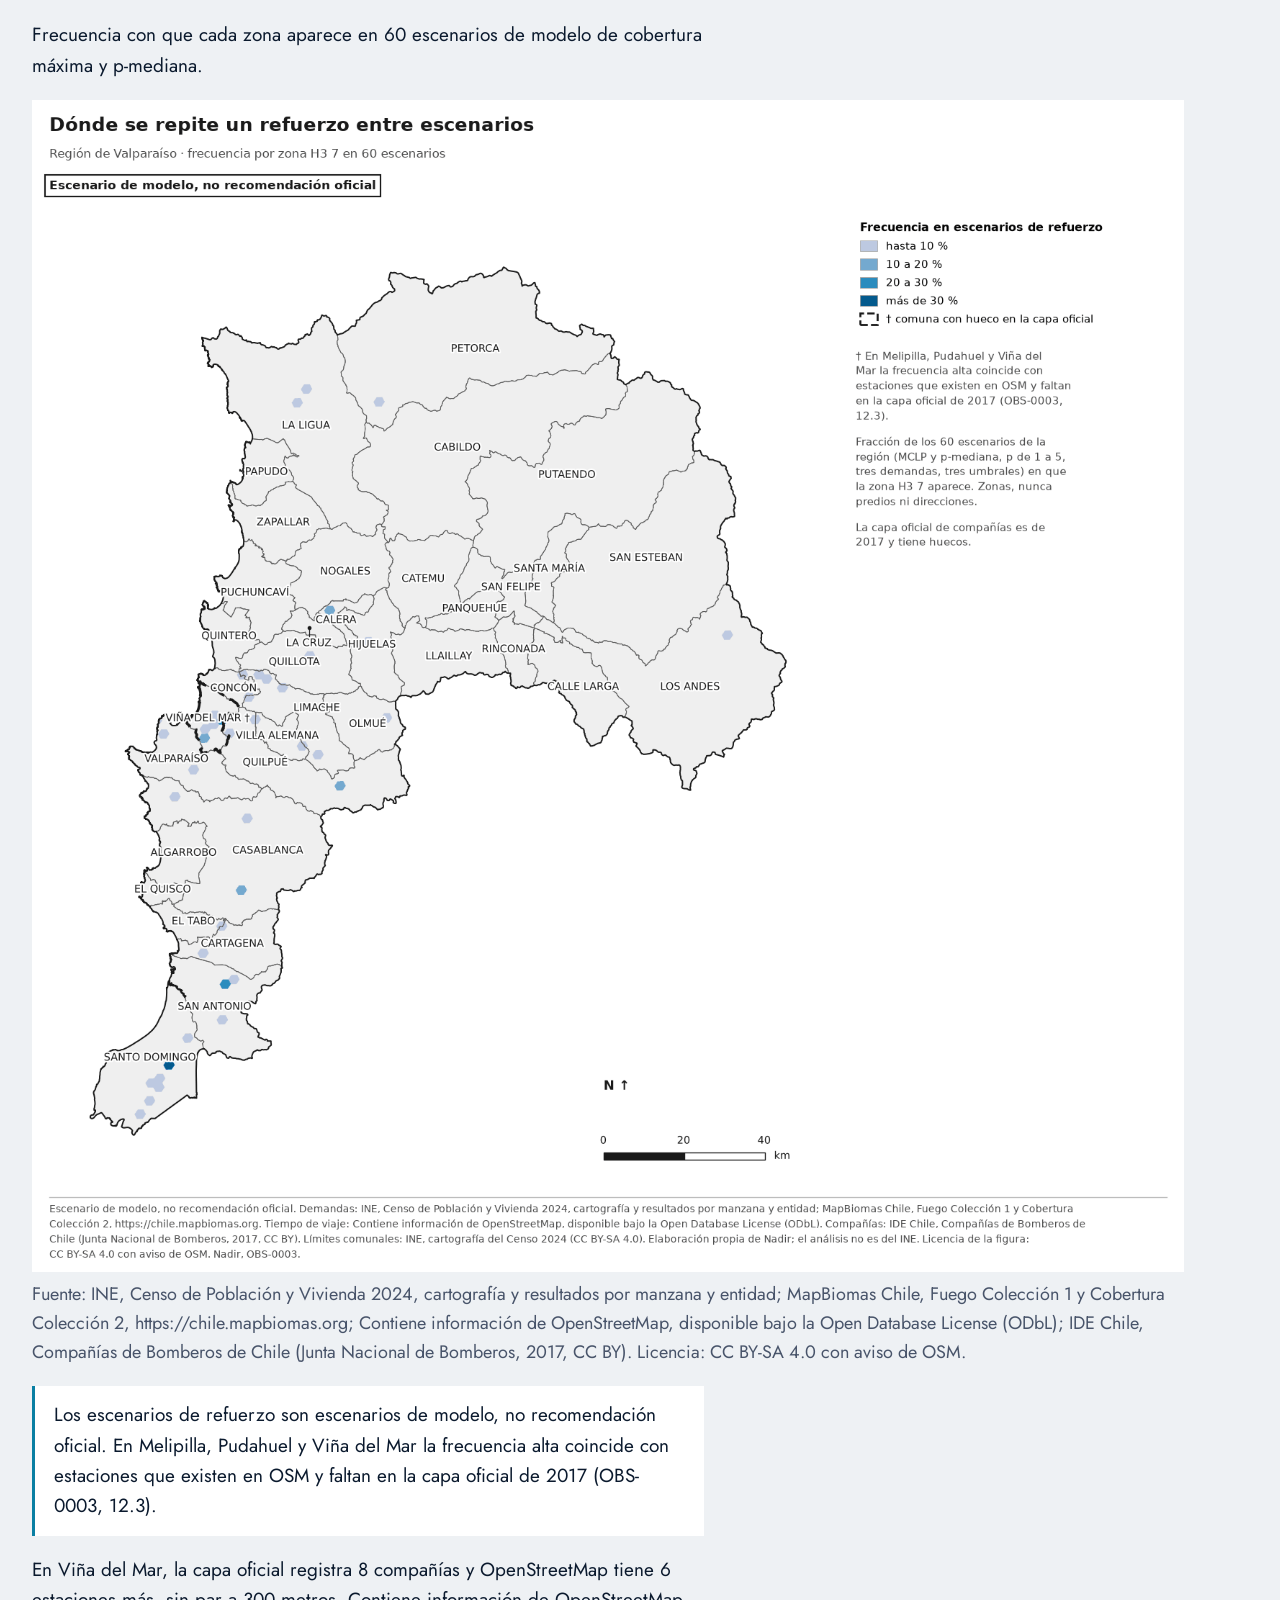
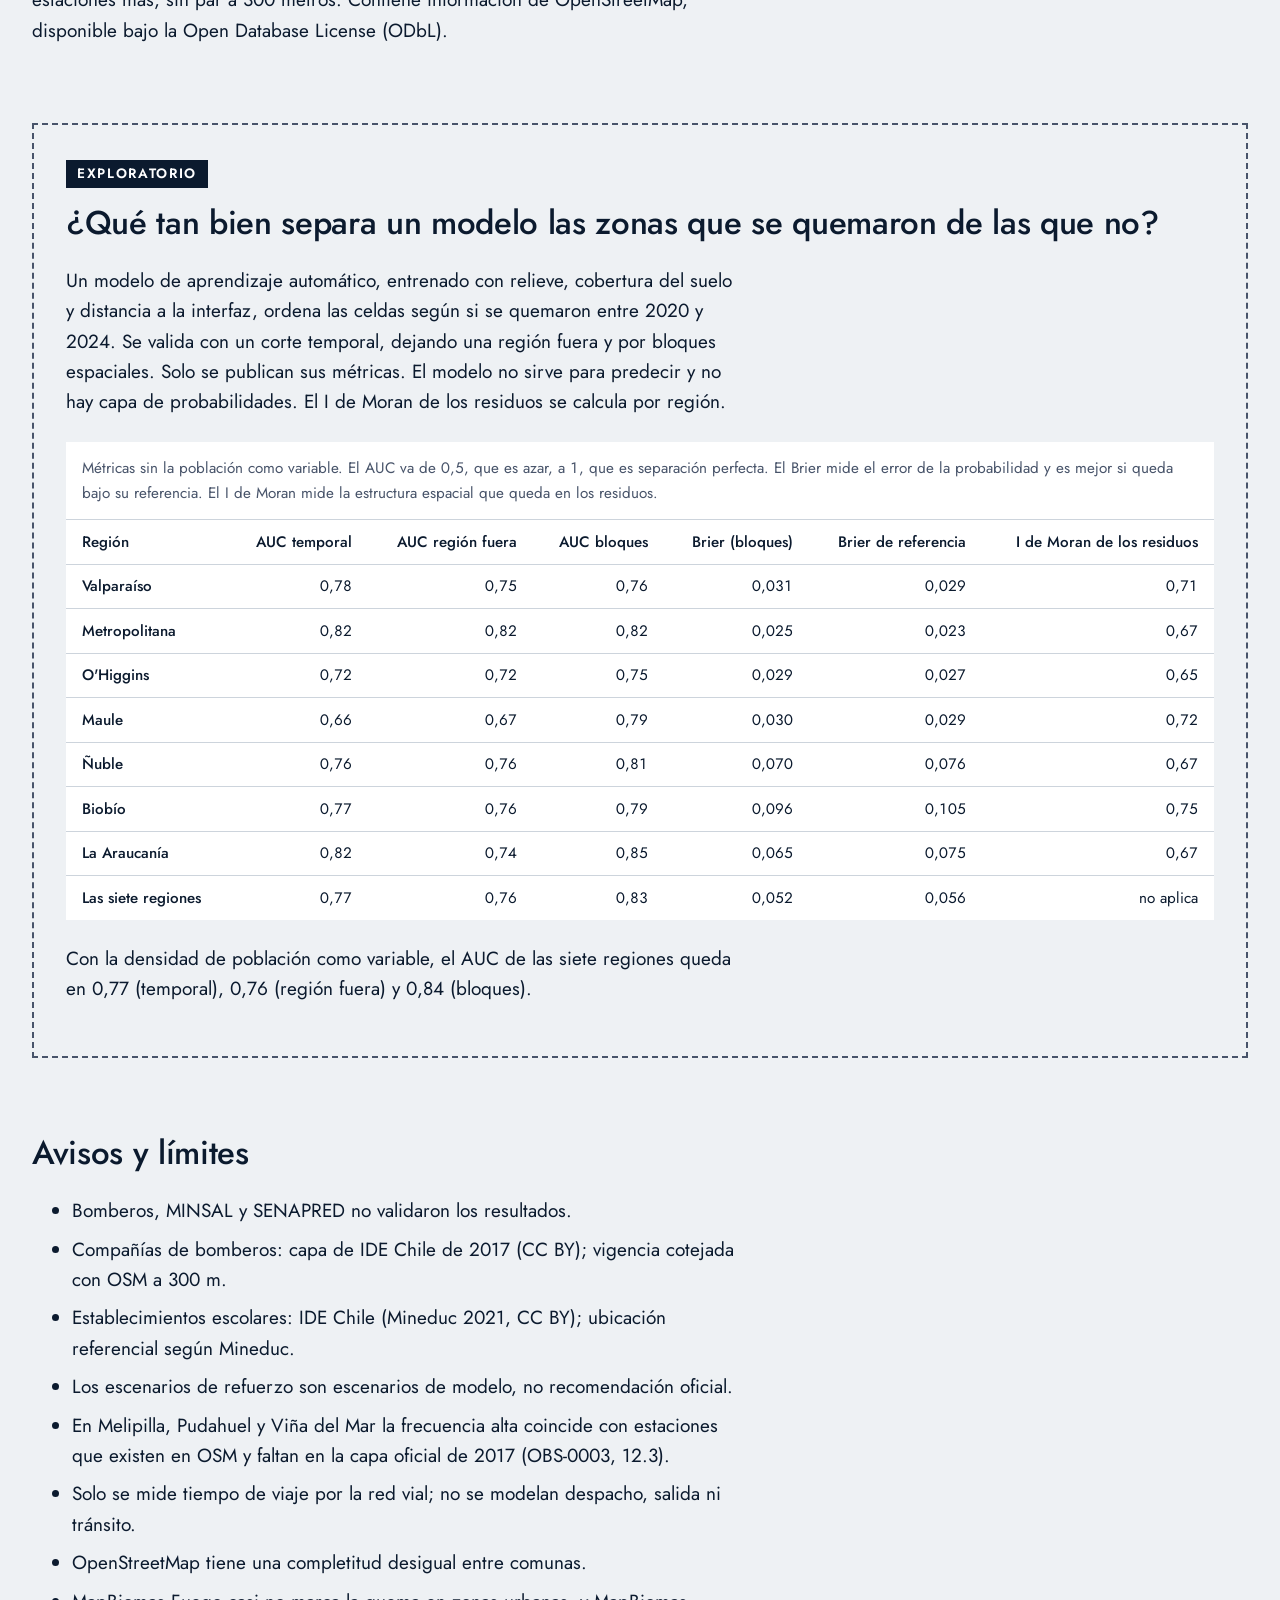
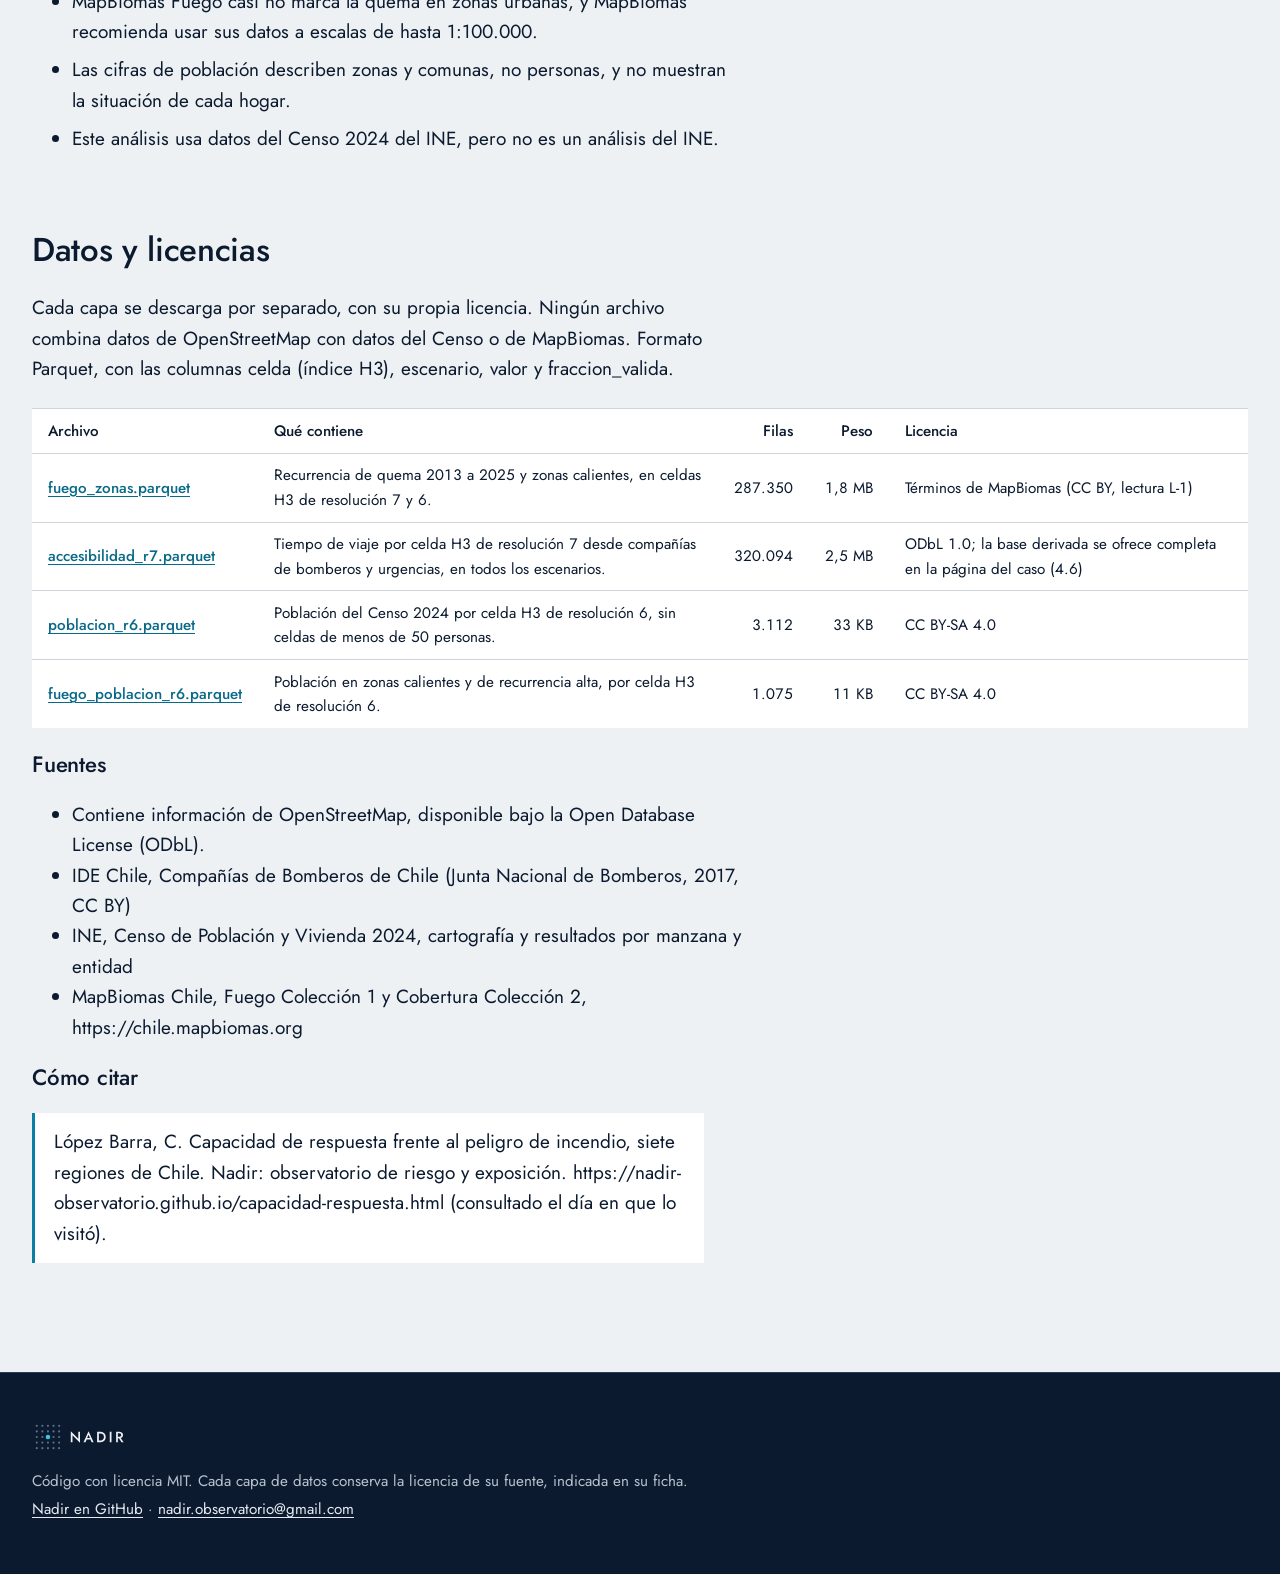
<file: capacidad-respuesta.html>
<!doctype html>
<html lang="es">
<head>
<meta charset="utf-8">
<meta name="viewport" content="width=device-width, initial-scale=1">
<title>Capacidad de respuesta · Nadir</title>
<meta name="description" content="Dónde se repite el fuego y a qué tiempo de viaje quedan bomberos y urgencias, en siete regiones de Chile.">
<meta name="referrer" content="no-referrer">
<meta name="theme-color" content="#0B1A2E">
<link rel="icon" href="favicon.svg" type="image/svg+xml">
<link rel="icon" href="favicon-32.png" sizes="32x32" type="image/png">
<link rel="apple-touch-icon" href="apple-touch-icon.png">
<link rel="stylesheet" href="css/nadir.css">
</head>
<body class="interior">
<a class="saltar" href="#contenido">Saltar al contenido</a>
<div class="campo oscuro">
<header class="barra">
  <a class="marca" href="index.html"><img src="img/nadir-sello-negativo.svg" alt="Nadir, inicio" width="132" height="40"></a>
  <nav aria-label="Principal"><ul><li><a href="index.html">Inicio</a></li><li><a href="casos.html" aria-current="page">Casos</a></li><li><a href="metodo.html">Fuentes y método</a></li><li><a href="bitacora.html">Bitácora</a></li><li><a href="acerca.html">Acerca de</a></li></ul></nav>
</header>
<section class="titular ancho"><h1>Capacidad de respuesta</h1><p>¿Dónde se repite el fuego y a qué tiempo de viaje quedan las compañías de bomberos y las urgencias de salud? Siete regiones, de Valparaíso a La Araucanía.</p></section>
</div>
<main id="contenido">

<div class="claro ancho-completo"><div class="ancho">
<p class="aviso destacado">Bomberos, MINSAL y SENAPRED no validaron los resultados.</p>

<section aria-labelledby="siete">
  <h2 id="siete">Las siete regiones</h2>
  <p>En las siete regiones viven <strong>14.365.741</strong> personas según el Censo 2024. <strong>506.943</strong> (3,5 %) quedan a más de 15 minutos de tiempo de viaje de una compañía de bomberos, y <strong>705.856</strong> (4,9 %) a más de 15 minutos de una urgencia de salud.</p>
  <p><strong>3.559</strong> de 35.562 zonas hexagonales de resolución 7 (unos 5 km² cada una) son zonas calientes de recurrencia de quema entre 2013 y 2025.</p>
  <p class="nota">El escenario central usa las compañías de la capa oficial, velocidades al 80 % del límite legal de cada vía y umbral de 15 minutos. Los demás escenarios están en los datos. Contiene información de OpenStreetMap, disponible bajo la Open Database License (ODbL). Las cifras de población describen zonas y comunas, no personas, y no muestran la situación de cada hogar.</p>
  <div class="tabla-desliza" tabindex="0" role="region" aria-label="Tabla, se desplaza hacia el lado"><table>
    <caption>Establecimientos en una zona caliente o en una celda que se quemó entre 2013 y 2025. La ubicación escolar es referencial según Mineduc.</caption>
    <thead><tr><th scope="col">Región</th><th scope="col">Colegios expuestos</th><th scope="col">Colegios en total</th><th scope="col">Estudiantes matriculados en los expuestos</th><th scope="col">Salud expuesta</th><th scope="col">Salud en total</th></tr></thead>
    <tbody><tr><th scope="row">Valparaíso</th><td>103</td><td>1.196</td><td>27.772</td><td>29</td><td>427</td></tr><tr><th scope="row">Metropolitana</th><td>21</td><td>2.919</td><td>4.870</td><td>10</td><td>1.088</td></tr><tr><th scope="row">O'Higgins</th><td>33</td><td>681</td><td>2.749</td><td>15</td><td>294</td></tr><tr><th scope="row">Maule</th><td>55</td><td>821</td><td>6.064</td><td>29</td><td>534</td></tr><tr><th scope="row">Ñuble</th><td>35</td><td>412</td><td>6.984</td><td>12</td><td>169</td></tr><tr><th scope="row">Biobío</th><td>125</td><td>1.050</td><td>16.109</td><td>45</td><td>438</td></tr><tr><th scope="row">La Araucanía</th><td>118</td><td>1.092</td><td>12.898</td><td>40</td><td>459</td></tr></tbody>
  </table></div>
  <details class="general"><summary>Vista general de las siete regiones</summary><figure class="fig-dato"><a href="casos/capacidad-respuesta/figuras/fig_zonas_calientes.png"><img src="casos/capacidad-respuesta/figuras/fig_zonas_calientes.png" alt="Mapa de las siete regiones, de Valparaíso a La Araucanía, con sus límites regionales con sus comunas rotuladas y las zonas hexagonales donde la quema 2013 a 2025 se repite más de lo esperable, marcadas en naranja oscuro." width="1600" height="2498" loading="lazy"></a><figcaption>Fuente: MapBiomas Chile, Fuego Colección 1 y Cobertura Colección 2, https://chile.mapbiomas.org; INE, Censo de Población y Vivienda 2024, cartografía y resultados por manzana y entidad. Licencia: CC BY-SA 4.0.</figcaption></figure><figure class="fig-dato"><a href="casos/capacidad-respuesta/figuras/fig_tiempo_bomberos.png"><img src="casos/capacidad-respuesta/figuras/fig_tiempo_bomberos.png" alt="Mapa de las siete regiones, de Valparaíso a La Araucanía, con sus límites regionales con sus comunas rotuladas, coloreado por tiempo de viaje desde la compañía de bomberos más cercana en cuatro clases, de claro (cerca) a azul oscuro (lejos), con las compañías oficiales como triángulos." width="1600" height="2519" loading="lazy"></a><figcaption>Fuente: Contiene información de OpenStreetMap, disponible bajo la Open Database License (ODbL); IDE Chile, Compañías de Bomberos de Chile (Junta Nacional de Bomberos, 2017, CC BY); INE, Censo de Población y Vivienda 2024, cartografía y resultados por manzana y entidad. Licencia: CC BY-SA 4.0 con aviso de OSM.</figcaption></figure><figure class="fig-dato"><a href="casos/capacidad-respuesta/figuras/fig_poblacion_fuera_15min.png"><img src="casos/capacidad-respuesta/figuras/fig_poblacion_fuera_15min.png" alt="Mapa de las siete regiones, de Valparaíso a La Araucanía, con sus límites regionales con sus comunas rotuladas y zonas hexagonales coloreadas en cuatro clases, de amarillo a café oscuro, según cuántas personas viven a más de quince minutos de viaje de una compañía de bomberos." width="1600" height="2519" loading="lazy"></a><figcaption>Fuente: INE, Censo de Población y Vivienda 2024, cartografía y resultados por manzana y entidad; Contiene información de OpenStreetMap, disponible bajo la Open Database License (ODbL); IDE Chile, Compañías de Bomberos de Chile (Junta Nacional de Bomberos, 2017, CC BY). Licencia: CC BY-SA 4.0 con aviso de OSM.</figcaption></figure><figure class="fig-dato"><a href="casos/capacidad-respuesta/figuras/fig_frecuencia_refuerzo.png"><img src="casos/capacidad-respuesta/figuras/fig_frecuencia_refuerzo.png" alt="Mapa de las siete regiones, de Valparaíso a La Araucanía, con sus límites regionales con sus comunas rotuladas y las zonas hexagonales que aparecen en los escenarios de refuerzo, coloreadas de celeste a azul oscuro según su frecuencia, con el rótulo escenario de modelo, no recomendación oficial." width="1600" height="2586" loading="lazy"></a><figcaption>Fuente: INE, Censo de Población y Vivienda 2024, cartografía y resultados por manzana y entidad; MapBiomas Chile, Fuego Colección 1 y Cobertura Colección 2, https://chile.mapbiomas.org; Contiene información de OpenStreetMap, disponible bajo la Open Database License (ODbL); IDE Chile, Compañías de Bomberos de Chile (Junta Nacional de Bomberos, 2017, CC BY). Licencia: CC BY-SA 4.0 con aviso de OSM.</figcaption></figure></details>
</section>

<section aria-labelledby="porregion">
  <h2 id="porregion">Región por región</h2>
  <p>Elige una región. Cada mapa nombra sus comunas y se abre en tamaño completo al tocarlo.</p>
  <div class="selector" role="tablist" aria-label="Regiones" data-selector hidden><button type="button" role="tab" id="t05" aria-controls="r05" data-r="r05">Valparaíso</button><button type="button" role="tab" id="t13" aria-controls="r13" data-r="r13">Metropolitana</button><button type="button" role="tab" id="t06" aria-controls="r06" data-r="r06">O'Higgins</button><button type="button" role="tab" id="t07" aria-controls="r07" data-r="r07">Maule</button><button type="button" role="tab" id="t16" aria-controls="r16" data-r="r16">Ñuble</button><button type="button" role="tab" id="t08" aria-controls="r08" data-r="r08">Biobío</button><button type="button" role="tab" id="t09" aria-controls="r09" data-r="r09">La Araucanía</button></div>
  <section class="region" id="r05" role="tabpanel" aria-labelledby="t05">
<h2>Valparaíso</h2>
<div class="resumen-region">
<p>Viven <strong>1.861.909</strong> personas según el Censo 2024. <strong>52.065</strong> (2,8 %) quedan a más de 15 minutos de tiempo de viaje de una compañía de bomberos, y el 12,0 % a más de 8 minutos. Desde una urgencia de salud, el 3,3 % queda a más de 15 minutos.</p>
<p><strong>265</strong> de 3.750 zonas hexagonales son zonas calientes de recurrencia de quema. En ellas o en zonas de recurrencia alta viven 326.567 personas; 8.073 quedan además a más de 15 minutos de una compañía.</p>
<p>103 de 1.196 establecimientos escolares, con 27.772 estudiantes matriculados, y 29 de 427 establecimientos de salud están en una zona caliente o en una celda que se quemó entre 2013 y 2025.</p>
<p class="nota">Contiene información de OpenStreetMap, disponible bajo la Open Database License (ODbL). Las cifras de población describen zonas y comunas, no personas, y no muestran la situación de cada hogar.</p>
</div>
<p class="vinculo">En esta región está el caso <a href="incendios-severidad/">severidad del incendio de Viña del Mar, febrero de 2024</a>.</p>
<div class="tema"><h3>Dónde se repite el fuego</h3><p>Zonas hexagonales donde el área quemada entre 2013 y 2025 se concentra más de lo esperable por azar (Gi* de Getis-Ord, con corrección de Benjamini-Hochberg al 5 %).</p><figure class="fig-dato"><a href="casos/capacidad-respuesta/figuras/fig_r05_zonas_calientes.png"><img src="casos/capacidad-respuesta/figuras/fig_r05_zonas_calientes.png" alt="Mapa de la Región de Valparaíso con sus comunas rotuladas y las zonas hexagonales donde la quema 2013 a 2025 se repite más de lo esperable, marcadas en naranja oscuro." width="1600" height="1540"></a><figcaption>Fuente: MapBiomas Chile, Fuego Colección 1 y Cobertura Colección 2, https://chile.mapbiomas.org; INE, Censo de Población y Vivienda 2024, cartografía y resultados por manzana y entidad. Licencia: CC BY-SA 4.0.</figcaption></figure>
</div>
<div class="tema"><h3>Tiempo de viaje desde las compañías de bomberos</h3><p>Tiempo de viaje por la red vial desde la compañía más cercana de la capa oficial, con velocidades al 80 % del límite legal de cada vía. Es tiempo de viaje y no incluye despacho ni salida.</p><figure class="fig-dato"><a href="casos/capacidad-respuesta/figuras/fig_r05_tiempo_bomberos.png"><img src="casos/capacidad-respuesta/figuras/fig_r05_tiempo_bomberos.png" alt="Mapa de la Región de Valparaíso con sus comunas rotuladas, coloreado por tiempo de viaje desde la compañía de bomberos más cercana en cuatro clases, de claro (cerca) a azul oscuro (lejos), con las compañías oficiales como triángulos." width="1600" height="1561"></a><figcaption>Fuente: Contiene información de OpenStreetMap, disponible bajo la Open Database License (ODbL); IDE Chile, Compañías de Bomberos de Chile (Junta Nacional de Bomberos, 2017, CC BY); INE, Censo de Población y Vivienda 2024, cartografía y resultados por manzana y entidad. Licencia: CC BY-SA 4.0 con aviso de OSM.</figcaption></figure>
</div>
<div class="tema"><h3>Población a más de 15 minutos</h3><p>Personas que viven en cada zona hexagonal a más de 15 minutos de tiempo de viaje de una compañía. Las zonas con menos de 50 personas no se muestran.</p><figure class="fig-dato"><a href="casos/capacidad-respuesta/figuras/fig_r05_poblacion_fuera_15min.png"><img src="casos/capacidad-respuesta/figuras/fig_r05_poblacion_fuera_15min.png" alt="Mapa de la Región de Valparaíso con sus comunas rotuladas y zonas hexagonales coloreadas en cuatro clases, de amarillo a café oscuro, según cuántas personas viven a más de quince minutos de viaje de una compañía de bomberos." width="1600" height="1561"></a><figcaption>Fuente: INE, Censo de Población y Vivienda 2024, cartografía y resultados por manzana y entidad; Contiene información de OpenStreetMap, disponible bajo la Open Database License (ODbL); IDE Chile, Compañías de Bomberos de Chile (Junta Nacional de Bomberos, 2017, CC BY). Licencia: CC BY-SA 4.0 con aviso de OSM.</figcaption></figure>
</div>
<div class="tema"><h3>Comunas con más personas a más de 15 minutos</h3><p>Las diez comunas de la región con más personas a más de 15 minutos de una compañía, con su porcentaje.</p><figure class="fig-dato"><a href="casos/capacidad-respuesta/figuras/fig_r05_comunas_fuera_15min.png"><img src="casos/capacidad-respuesta/figuras/fig_r05_comunas_fuera_15min.png" alt="Gráfico de barras horizontales de la Región de Valparaíso: las diez comunas con más personas a más de quince minutos de viaje de una compañía de bomberos, de mayor a menor, con el porcentaje de la población de cada comuna." width="1600" height="960"></a><figcaption>Fuente: INE, Censo de Población y Vivienda 2024, cartografía y resultados por manzana y entidad; Contiene información de OpenStreetMap, disponible bajo la Open Database License (ODbL); IDE Chile, Compañías de Bomberos de Chile (Junta Nacional de Bomberos, 2017, CC BY). Licencia: CC BY-SA 4.0 con aviso de OSM.</figcaption></figure>
<p>Las tres con más personas son Casablanca, 5.673 personas (19,3 %); La Ligua, 4.357 personas (11,3 %); Santo Domingo, 4.063 personas (31,5 %). Contiene información de OpenStreetMap, disponible bajo la Open Database License (ODbL).</p>
</div>
<div class="tema"><h3>Escenarios de refuerzo</h3><p>Frecuencia con que cada zona aparece en 60 escenarios de modelo de cobertura máxima y p-mediana.</p><figure class="fig-dato"><a href="casos/capacidad-respuesta/figuras/fig_r05_frecuencia_refuerzo.png"><img src="casos/capacidad-respuesta/figuras/fig_r05_frecuencia_refuerzo.png" alt="Mapa de la Región de Valparaíso con sus comunas rotuladas y las zonas hexagonales que aparecen en los escenarios de refuerzo, coloreadas de celeste a azul oscuro según su frecuencia, con el rótulo escenario de modelo, no recomendación oficial; las comunas con hueco en la capa oficial de 2017 llevan borde punteado." width="1600" height="1628"></a><figcaption>Fuente: INE, Censo de Población y Vivienda 2024, cartografía y resultados por manzana y entidad; MapBiomas Chile, Fuego Colección 1 y Cobertura Colección 2, https://chile.mapbiomas.org; Contiene información de OpenStreetMap, disponible bajo la Open Database License (ODbL); IDE Chile, Compañías de Bomberos de Chile (Junta Nacional de Bomberos, 2017, CC BY). Licencia: CC BY-SA 4.0 con aviso de OSM.</figcaption></figure>
<p class="aviso">Los escenarios de refuerzo son escenarios de modelo, no recomendación oficial. En Melipilla, Pudahuel y Viña del Mar la frecuencia alta coincide con estaciones que existen en OSM y faltan en la capa oficial de 2017 (OBS-0003, 12.3).</p>
<p>En Viña del Mar, la capa oficial registra 8 compañías y OpenStreetMap tiene 6 estaciones más, sin par a 300 metros. Contiene información de OpenStreetMap, disponible bajo la Open Database License (ODbL).</p>
</div>
</section>
<section class="region" id="r13" role="tabpanel" aria-labelledby="t13">
<h2>Metropolitana de Santiago</h2>
<div class="resumen-region">
<p>Viven <strong>7.291.744</strong> personas según el Censo 2024. <strong>78.454</strong> (1,1 %) quedan a más de 15 minutos de tiempo de viaje de una compañía de bomberos, y el 5,4 % a más de 8 minutos. Desde una urgencia de salud, el 1,7 % queda a más de 15 minutos.</p>
<p><strong>301</strong> de 3.674 zonas hexagonales son zonas calientes de recurrencia de quema. En ellas o en zonas de recurrencia alta viven 59.030 personas; 13.391 quedan además a más de 15 minutos de una compañía.</p>
<p>21 de 2.919 establecimientos escolares, con 4.870 estudiantes matriculados, y 10 de 1.088 establecimientos de salud están en una zona caliente o en una celda que se quemó entre 2013 y 2025.</p>
<p class="nota">Contiene información de OpenStreetMap, disponible bajo la Open Database License (ODbL). Las cifras de población describen zonas y comunas, no personas, y no muestran la situación de cada hogar.</p>
</div>
<div class="tema"><h3>Dónde se repite el fuego</h3><p>Zonas hexagonales donde el área quemada entre 2013 y 2025 se concentra más de lo esperable por azar (Gi* de Getis-Ord, con corrección de Benjamini-Hochberg al 5 %).</p><figure class="fig-dato"><a href="casos/capacidad-respuesta/figuras/fig_r13_zonas_calientes.png"><img src="casos/capacidad-respuesta/figuras/fig_r13_zonas_calientes.png" alt="Mapa de la Región Metropolitana de Santiago con sus comunas rotuladas y las zonas hexagonales donde la quema 2013 a 2025 se repite más de lo esperable, marcadas en naranja oscuro." width="1600" height="2108" loading="lazy"></a><figcaption>Fuente: MapBiomas Chile, Fuego Colección 1 y Cobertura Colección 2, https://chile.mapbiomas.org; INE, Censo de Población y Vivienda 2024, cartografía y resultados por manzana y entidad. Licencia: CC BY-SA 4.0.</figcaption></figure>
</div>
<div class="tema"><h3>Tiempo de viaje desde las compañías de bomberos</h3><p>Tiempo de viaje por la red vial desde la compañía más cercana de la capa oficial, con velocidades al 80 % del límite legal de cada vía. Es tiempo de viaje y no incluye despacho ni salida.</p><figure class="fig-dato"><a href="casos/capacidad-respuesta/figuras/fig_r13_tiempo_bomberos.png"><img src="casos/capacidad-respuesta/figuras/fig_r13_tiempo_bomberos.png" alt="Mapa de la Región Metropolitana de Santiago con sus comunas rotuladas, coloreado por tiempo de viaje desde la compañía de bomberos más cercana en cuatro clases, de claro (cerca) a azul oscuro (lejos), con las compañías oficiales como triángulos." width="1600" height="2129" loading="lazy"></a><figcaption>Fuente: Contiene información de OpenStreetMap, disponible bajo la Open Database License (ODbL); IDE Chile, Compañías de Bomberos de Chile (Junta Nacional de Bomberos, 2017, CC BY); INE, Censo de Población y Vivienda 2024, cartografía y resultados por manzana y entidad. Licencia: CC BY-SA 4.0 con aviso de OSM.</figcaption></figure>
</div>
<div class="tema"><h3>Población a más de 15 minutos</h3><p>Personas que viven en cada zona hexagonal a más de 15 minutos de tiempo de viaje de una compañía. Las zonas con menos de 50 personas no se muestran.</p><figure class="fig-dato"><a href="casos/capacidad-respuesta/figuras/fig_r13_poblacion_fuera_15min.png"><img src="casos/capacidad-respuesta/figuras/fig_r13_poblacion_fuera_15min.png" alt="Mapa de la Región Metropolitana de Santiago con sus comunas rotuladas y zonas hexagonales coloreadas en cuatro clases, de amarillo a café oscuro, según cuántas personas viven a más de quince minutos de viaje de una compañía de bomberos." width="1600" height="2129" loading="lazy"></a><figcaption>Fuente: INE, Censo de Población y Vivienda 2024, cartografía y resultados por manzana y entidad; Contiene información de OpenStreetMap, disponible bajo la Open Database License (ODbL); IDE Chile, Compañías de Bomberos de Chile (Junta Nacional de Bomberos, 2017, CC BY). Licencia: CC BY-SA 4.0 con aviso de OSM.</figcaption></figure>
</div>
<div class="tema"><h3>Comunas con más personas a más de 15 minutos</h3><p>Las diez comunas de la región con más personas a más de 15 minutos de una compañía, con su porcentaje.</p><figure class="fig-dato"><a href="casos/capacidad-respuesta/figuras/fig_r13_comunas_fuera_15min.png"><img src="casos/capacidad-respuesta/figuras/fig_r13_comunas_fuera_15min.png" alt="Gráfico de barras horizontales de la Región Metropolitana de Santiago: las diez comunas con más personas a más de quince minutos de viaje de una compañía de bomberos, de mayor a menor, con el porcentaje de la población de cada comuna." width="1600" height="960" loading="lazy"></a><figcaption>Fuente: INE, Censo de Población y Vivienda 2024, cartografía y resultados por manzana y entidad; Contiene información de OpenStreetMap, disponible bajo la Open Database License (ODbL); IDE Chile, Compañías de Bomberos de Chile (Junta Nacional de Bomberos, 2017, CC BY). Licencia: CC BY-SA 4.0 con aviso de OSM.</figcaption></figure>
<p>Las tres con más personas son Melipilla, 26.552 personas (20,1 %); Pudahuel, 8.468 personas (3,9 %); Lo Barnechea, 5.601 personas (5,0 %). Contiene información de OpenStreetMap, disponible bajo la Open Database License (ODbL).</p>
</div>
<div class="tema"><h3>Escenarios de refuerzo</h3><p>Frecuencia con que cada zona aparece en 60 escenarios de modelo de cobertura máxima y p-mediana.</p><figure class="fig-dato"><a href="casos/capacidad-respuesta/figuras/fig_r13_frecuencia_refuerzo.png"><img src="casos/capacidad-respuesta/figuras/fig_r13_frecuencia_refuerzo.png" alt="Mapa de la Región Metropolitana de Santiago con sus comunas rotuladas y las zonas hexagonales que aparecen en los escenarios de refuerzo, coloreadas de celeste a azul oscuro según su frecuencia, con el rótulo escenario de modelo, no recomendación oficial; las comunas con hueco en la capa oficial de 2017 llevan borde punteado." width="1600" height="2196" loading="lazy"></a><figcaption>Fuente: INE, Censo de Población y Vivienda 2024, cartografía y resultados por manzana y entidad; MapBiomas Chile, Fuego Colección 1 y Cobertura Colección 2, https://chile.mapbiomas.org; Contiene información de OpenStreetMap, disponible bajo la Open Database License (ODbL); IDE Chile, Compañías de Bomberos de Chile (Junta Nacional de Bomberos, 2017, CC BY). Licencia: CC BY-SA 4.0 con aviso de OSM.</figcaption></figure>
<p class="aviso">Los escenarios de refuerzo son escenarios de modelo, no recomendación oficial. En Melipilla, Pudahuel y Viña del Mar la frecuencia alta coincide con estaciones que existen en OSM y faltan en la capa oficial de 2017 (OBS-0003, 12.3).</p>
<p>En Melipilla, la capa oficial registra 5 compañías y OpenStreetMap tiene 5 estaciones más, sin par a 300 metros. Contiene información de OpenStreetMap, disponible bajo la Open Database License (ODbL).</p>
<p>En Pudahuel, la capa oficial registra 2 compañías y OpenStreetMap tiene 5 estaciones más, sin par a 300 metros. Contiene información de OpenStreetMap, disponible bajo la Open Database License (ODbL).</p>
</div>
</section>
<section class="region" id="r06" role="tabpanel" aria-labelledby="t06">
<h2>Libertador General Bernardo O&#x27;Higgins</h2>
<div class="resumen-region">
<p>Viven <strong>981.737</strong> personas según el Censo 2024. <strong>44.212</strong> (4,5 %) quedan a más de 15 minutos de tiempo de viaje de una compañía de bomberos, y el 20,7 % a más de 8 minutos. Desde una urgencia de salud, el 9,3 % queda a más de 15 minutos.</p>
<p><strong>358</strong> de 3.916 zonas hexagonales son zonas calientes de recurrencia de quema. En ellas o en zonas de recurrencia alta viven 22.366 personas; 6.342 quedan además a más de 15 minutos de una compañía.</p>
<p>33 de 681 establecimientos escolares, con 2.749 estudiantes matriculados, y 15 de 294 establecimientos de salud están en una zona caliente o en una celda que se quemó entre 2013 y 2025.</p>
<p class="nota">Contiene información de OpenStreetMap, disponible bajo la Open Database License (ODbL). Las cifras de población describen zonas y comunas, no personas, y no muestran la situación de cada hogar.</p>
</div>
<div class="tema"><h3>Dónde se repite el fuego</h3><p>Zonas hexagonales donde el área quemada entre 2013 y 2025 se concentra más de lo esperable por azar (Gi* de Getis-Ord, con corrección de Benjamini-Hochberg al 5 %).</p><figure class="fig-dato"><a href="casos/capacidad-respuesta/figuras/fig_r06_zonas_calientes.png"><img src="casos/capacidad-respuesta/figuras/fig_r06_zonas_calientes.png" alt="Mapa de la Región del Libertador General Bernardo O&#x27;Higgins con sus comunas rotuladas y las zonas hexagonales donde la quema 2013 a 2025 se repite más de lo esperable, marcadas en naranja oscuro." width="1600" height="978" loading="lazy"></a><figcaption>Fuente: MapBiomas Chile, Fuego Colección 1 y Cobertura Colección 2, https://chile.mapbiomas.org; INE, Censo de Población y Vivienda 2024, cartografía y resultados por manzana y entidad. Licencia: CC BY-SA 4.0.</figcaption></figure>
</div>
<div class="tema"><h3>Tiempo de viaje desde las compañías de bomberos</h3><p>Tiempo de viaje por la red vial desde la compañía más cercana de la capa oficial, con velocidades al 80 % del límite legal de cada vía. Es tiempo de viaje y no incluye despacho ni salida.</p><figure class="fig-dato"><a href="casos/capacidad-respuesta/figuras/fig_r06_tiempo_bomberos.png"><img src="casos/capacidad-respuesta/figuras/fig_r06_tiempo_bomberos.png" alt="Mapa de la Región del Libertador General Bernardo O&#x27;Higgins con sus comunas rotuladas, coloreado por tiempo de viaje desde la compañía de bomberos más cercana en cuatro clases, de claro (cerca) a azul oscuro (lejos), con las compañías oficiales como triángulos." width="1600" height="999" loading="lazy"></a><figcaption>Fuente: Contiene información de OpenStreetMap, disponible bajo la Open Database License (ODbL); IDE Chile, Compañías de Bomberos de Chile (Junta Nacional de Bomberos, 2017, CC BY); INE, Censo de Población y Vivienda 2024, cartografía y resultados por manzana y entidad. Licencia: CC BY-SA 4.0 con aviso de OSM.</figcaption></figure>
</div>
<div class="tema"><h3>Población a más de 15 minutos</h3><p>Personas que viven en cada zona hexagonal a más de 15 minutos de tiempo de viaje de una compañía. Las zonas con menos de 50 personas no se muestran.</p><figure class="fig-dato"><a href="casos/capacidad-respuesta/figuras/fig_r06_poblacion_fuera_15min.png"><img src="casos/capacidad-respuesta/figuras/fig_r06_poblacion_fuera_15min.png" alt="Mapa de la Región del Libertador General Bernardo O&#x27;Higgins con sus comunas rotuladas y zonas hexagonales coloreadas en cuatro clases, de amarillo a café oscuro, según cuántas personas viven a más de quince minutos de viaje de una compañía de bomberos." width="1600" height="999" loading="lazy"></a><figcaption>Fuente: INE, Censo de Población y Vivienda 2024, cartografía y resultados por manzana y entidad; Contiene información de OpenStreetMap, disponible bajo la Open Database License (ODbL); IDE Chile, Compañías de Bomberos de Chile (Junta Nacional de Bomberos, 2017, CC BY). Licencia: CC BY-SA 4.0 con aviso de OSM.</figcaption></figure>
</div>
<div class="tema"><h3>Comunas con más personas a más de 15 minutos</h3><p>Las diez comunas de la región con más personas a más de 15 minutos de una compañía, con su porcentaje.</p><figure class="fig-dato"><a href="casos/capacidad-respuesta/figuras/fig_r06_comunas_fuera_15min.png"><img src="casos/capacidad-respuesta/figuras/fig_r06_comunas_fuera_15min.png" alt="Gráfico de barras horizontales de la Región del Libertador General Bernardo O&#x27;Higgins: las diez comunas con más personas a más de quince minutos de viaje de una compañía de bomberos, de mayor a menor, con el porcentaje de la población de cada comuna." width="1600" height="960" loading="lazy"></a><figcaption>Fuente: INE, Censo de Población y Vivienda 2024, cartografía y resultados por manzana y entidad; Contiene información de OpenStreetMap, disponible bajo la Open Database License (ODbL); IDE Chile, Compañías de Bomberos de Chile (Junta Nacional de Bomberos, 2017, CC BY). Licencia: CC BY-SA 4.0 con aviso de OSM.</figcaption></figure>
<p>Las tres con más personas son Las Cabras, 3.790 personas (14,0 %); San Vicente, 3.129 personas (6,3 %); Chimbarongo, 2.921 personas (7,9 %). Contiene información de OpenStreetMap, disponible bajo la Open Database License (ODbL).</p>
</div>
<div class="tema"><h3>Escenarios de refuerzo</h3><p>Frecuencia con que cada zona aparece en 60 escenarios de modelo de cobertura máxima y p-mediana.</p><figure class="fig-dato"><a href="casos/capacidad-respuesta/figuras/fig_r06_frecuencia_refuerzo.png"><img src="casos/capacidad-respuesta/figuras/fig_r06_frecuencia_refuerzo.png" alt="Mapa de la Región del Libertador General Bernardo O&#x27;Higgins con sus comunas rotuladas y las zonas hexagonales que aparecen en los escenarios de refuerzo, coloreadas de celeste a azul oscuro según su frecuencia, con el rótulo escenario de modelo, no recomendación oficial." width="1600" height="1066" loading="lazy"></a><figcaption>Fuente: INE, Censo de Población y Vivienda 2024, cartografía y resultados por manzana y entidad; MapBiomas Chile, Fuego Colección 1 y Cobertura Colección 2, https://chile.mapbiomas.org; Contiene información de OpenStreetMap, disponible bajo la Open Database License (ODbL); IDE Chile, Compañías de Bomberos de Chile (Junta Nacional de Bomberos, 2017, CC BY). Licencia: CC BY-SA 4.0 con aviso de OSM.</figcaption></figure>
<p class="aviso">Los escenarios de refuerzo son escenarios de modelo, no recomendación oficial. En Melipilla, Pudahuel y Viña del Mar la frecuencia alta coincide con estaciones que existen en OSM y faltan en la capa oficial de 2017 (OBS-0003, 12.3).</p>
</div>
</section>
<section class="region" id="r07" role="tabpanel" aria-labelledby="t07">
<h2>Maule</h2>
<div class="resumen-region">
<p>Viven <strong>1.114.486</strong> personas según el Censo 2024. <strong>94.927</strong> (8,5 %) quedan a más de 15 minutos de tiempo de viaje de una compañía de bomberos, y el 24,0 % a más de 8 minutos. Desde una urgencia de salud, el 11,1 % queda a más de 15 minutos.</p>
<p><strong>898</strong> de 7.363 zonas hexagonales son zonas calientes de recurrencia de quema. En ellas o en zonas de recurrencia alta viven 40.230 personas; 9.679 quedan además a más de 15 minutos de una compañía.</p>
<p>55 de 821 establecimientos escolares, con 6.064 estudiantes matriculados, y 29 de 534 establecimientos de salud están en una zona caliente o en una celda que se quemó entre 2013 y 2025.</p>
<p class="nota">Contiene información de OpenStreetMap, disponible bajo la Open Database License (ODbL). Las cifras de población describen zonas y comunas, no personas, y no muestran la situación de cada hogar.</p>
</div>
<div class="tema"><h3>Dónde se repite el fuego</h3><p>Zonas hexagonales donde el área quemada entre 2013 y 2025 se concentra más de lo esperable por azar (Gi* de Getis-Ord, con corrección de Benjamini-Hochberg al 5 %).</p><figure class="fig-dato"><a href="casos/capacidad-respuesta/figuras/fig_r07_zonas_calientes.png"><img src="casos/capacidad-respuesta/figuras/fig_r07_zonas_calientes.png" alt="Mapa de la Región de Maule con sus comunas rotuladas y las zonas hexagonales donde la quema 2013 a 2025 se repite más de lo esperable, marcadas en naranja oscuro." width="1600" height="1220" loading="lazy"></a><figcaption>Fuente: MapBiomas Chile, Fuego Colección 1 y Cobertura Colección 2, https://chile.mapbiomas.org; INE, Censo de Población y Vivienda 2024, cartografía y resultados por manzana y entidad. Licencia: CC BY-SA 4.0.</figcaption></figure>
</div>
<div class="tema"><h3>Tiempo de viaje desde las compañías de bomberos</h3><p>Tiempo de viaje por la red vial desde la compañía más cercana de la capa oficial, con velocidades al 80 % del límite legal de cada vía. Es tiempo de viaje y no incluye despacho ni salida.</p><figure class="fig-dato"><a href="casos/capacidad-respuesta/figuras/fig_r07_tiempo_bomberos.png"><img src="casos/capacidad-respuesta/figuras/fig_r07_tiempo_bomberos.png" alt="Mapa de la Región de Maule con sus comunas rotuladas, coloreado por tiempo de viaje desde la compañía de bomberos más cercana en cuatro clases, de claro (cerca) a azul oscuro (lejos), con las compañías oficiales como triángulos." width="1600" height="1241" loading="lazy"></a><figcaption>Fuente: Contiene información de OpenStreetMap, disponible bajo la Open Database License (ODbL); IDE Chile, Compañías de Bomberos de Chile (Junta Nacional de Bomberos, 2017, CC BY); INE, Censo de Población y Vivienda 2024, cartografía y resultados por manzana y entidad. Licencia: CC BY-SA 4.0 con aviso de OSM.</figcaption></figure>
</div>
<div class="tema"><h3>Población a más de 15 minutos</h3><p>Personas que viven en cada zona hexagonal a más de 15 minutos de tiempo de viaje de una compañía. Las zonas con menos de 50 personas no se muestran.</p><figure class="fig-dato"><a href="casos/capacidad-respuesta/figuras/fig_r07_poblacion_fuera_15min.png"><img src="casos/capacidad-respuesta/figuras/fig_r07_poblacion_fuera_15min.png" alt="Mapa de la Región de Maule con sus comunas rotuladas y zonas hexagonales coloreadas en cuatro clases, de amarillo a café oscuro, según cuántas personas viven a más de quince minutos de viaje de una compañía de bomberos." width="1600" height="1241" loading="lazy"></a><figcaption>Fuente: INE, Censo de Población y Vivienda 2024, cartografía y resultados por manzana y entidad; Contiene información de OpenStreetMap, disponible bajo la Open Database License (ODbL); IDE Chile, Compañías de Bomberos de Chile (Junta Nacional de Bomberos, 2017, CC BY). Licencia: CC BY-SA 4.0 con aviso de OSM.</figcaption></figure>
</div>
<div class="tema"><h3>Comunas con más personas a más de 15 minutos</h3><p>Las diez comunas de la región con más personas a más de 15 minutos de una compañía, con su porcentaje.</p><figure class="fig-dato"><a href="casos/capacidad-respuesta/figuras/fig_r07_comunas_fuera_15min.png"><img src="casos/capacidad-respuesta/figuras/fig_r07_comunas_fuera_15min.png" alt="Gráfico de barras horizontales de la Región de Maule: las diez comunas con más personas a más de quince minutos de viaje de una compañía de bomberos, de mayor a menor, con el porcentaje de la población de cada comuna." width="1600" height="960" loading="lazy"></a><figcaption>Fuente: INE, Censo de Población y Vivienda 2024, cartografía y resultados por manzana y entidad; Contiene información de OpenStreetMap, disponible bajo la Open Database License (ODbL); IDE Chile, Compañías de Bomberos de Chile (Junta Nacional de Bomberos, 2017, CC BY). Licencia: CC BY-SA 4.0 con aviso de OSM.</figcaption></figure>
<p>Las tres con más personas son San Clemente, 10.207 personas (21,9 %); San Javier, 8.705 personas (17,7 %); Curicó, 7.931 personas (5,0 %). Contiene información de OpenStreetMap, disponible bajo la Open Database License (ODbL).</p>
</div>
<div class="tema"><h3>Escenarios de refuerzo</h3><p>Frecuencia con que cada zona aparece en 60 escenarios de modelo de cobertura máxima y p-mediana.</p><figure class="fig-dato"><a href="casos/capacidad-respuesta/figuras/fig_r07_frecuencia_refuerzo.png"><img src="casos/capacidad-respuesta/figuras/fig_r07_frecuencia_refuerzo.png" alt="Mapa de la Región de Maule con sus comunas rotuladas y las zonas hexagonales que aparecen en los escenarios de refuerzo, coloreadas de celeste a azul oscuro según su frecuencia, con el rótulo escenario de modelo, no recomendación oficial." width="1600" height="1308" loading="lazy"></a><figcaption>Fuente: INE, Censo de Población y Vivienda 2024, cartografía y resultados por manzana y entidad; MapBiomas Chile, Fuego Colección 1 y Cobertura Colección 2, https://chile.mapbiomas.org; Contiene información de OpenStreetMap, disponible bajo la Open Database License (ODbL); IDE Chile, Compañías de Bomberos de Chile (Junta Nacional de Bomberos, 2017, CC BY). Licencia: CC BY-SA 4.0 con aviso de OSM.</figcaption></figure>
<p class="aviso">Los escenarios de refuerzo son escenarios de modelo, no recomendación oficial. En Melipilla, Pudahuel y Viña del Mar la frecuencia alta coincide con estaciones que existen en OSM y faltan en la capa oficial de 2017 (OBS-0003, 12.3).</p>
</div>
</section>
<section class="region" id="r16" role="tabpanel" aria-labelledby="t16">
<h2>Ñuble</h2>
<div class="resumen-region">
<p>Viven <strong>508.206</strong> personas según el Censo 2024. <strong>40.539</strong> (8,0 %) quedan a más de 15 minutos de tiempo de viaje de una compañía de bomberos, y el 28,8 % a más de 8 minutos. Desde una urgencia de salud, el 12,5 % queda a más de 15 minutos.</p>
<p><strong>316</strong> de 3.321 zonas hexagonales son zonas calientes de recurrencia de quema. En ellas o en zonas de recurrencia alta viven 34.076 personas; 3.796 quedan además a más de 15 minutos de una compañía.</p>
<p>35 de 412 establecimientos escolares, con 6.984 estudiantes matriculados, y 12 de 169 establecimientos de salud están en una zona caliente o en una celda que se quemó entre 2013 y 2025.</p>
<p class="nota">Contiene información de OpenStreetMap, disponible bajo la Open Database License (ODbL). Las cifras de población describen zonas y comunas, no personas, y no muestran la situación de cada hogar.</p>
</div>
<div class="tema"><h3>Dónde se repite el fuego</h3><p>Zonas hexagonales donde el área quemada entre 2013 y 2025 se concentra más de lo esperable por azar (Gi* de Getis-Ord, con corrección de Benjamini-Hochberg al 5 %).</p><figure class="fig-dato"><a href="casos/capacidad-respuesta/figuras/fig_r16_zonas_calientes.png"><img src="casos/capacidad-respuesta/figuras/fig_r16_zonas_calientes.png" alt="Mapa de la Región de Ñuble con sus comunas rotuladas y las zonas hexagonales donde la quema 2013 a 2025 se repite más de lo esperable, marcadas en naranja oscuro." width="1600" height="1088" loading="lazy"></a><figcaption>Fuente: MapBiomas Chile, Fuego Colección 1 y Cobertura Colección 2, https://chile.mapbiomas.org; INE, Censo de Población y Vivienda 2024, cartografía y resultados por manzana y entidad. Licencia: CC BY-SA 4.0.</figcaption></figure>
</div>
<div class="tema"><h3>Tiempo de viaje desde las compañías de bomberos</h3><p>Tiempo de viaje por la red vial desde la compañía más cercana de la capa oficial, con velocidades al 80 % del límite legal de cada vía. Es tiempo de viaje y no incluye despacho ni salida.</p><figure class="fig-dato"><a href="casos/capacidad-respuesta/figuras/fig_r16_tiempo_bomberos.png"><img src="casos/capacidad-respuesta/figuras/fig_r16_tiempo_bomberos.png" alt="Mapa de la Región de Ñuble con sus comunas rotuladas, coloreado por tiempo de viaje desde la compañía de bomberos más cercana en cuatro clases, de claro (cerca) a azul oscuro (lejos), con las compañías oficiales como triángulos." width="1600" height="1109" loading="lazy"></a><figcaption>Fuente: Contiene información de OpenStreetMap, disponible bajo la Open Database License (ODbL); IDE Chile, Compañías de Bomberos de Chile (Junta Nacional de Bomberos, 2017, CC BY); INE, Censo de Población y Vivienda 2024, cartografía y resultados por manzana y entidad. Licencia: CC BY-SA 4.0 con aviso de OSM.</figcaption></figure>
</div>
<div class="tema"><h3>Población a más de 15 minutos</h3><p>Personas que viven en cada zona hexagonal a más de 15 minutos de tiempo de viaje de una compañía. Las zonas con menos de 50 personas no se muestran.</p><figure class="fig-dato"><a href="casos/capacidad-respuesta/figuras/fig_r16_poblacion_fuera_15min.png"><img src="casos/capacidad-respuesta/figuras/fig_r16_poblacion_fuera_15min.png" alt="Mapa de la Región de Ñuble con sus comunas rotuladas y zonas hexagonales coloreadas en cuatro clases, de amarillo a café oscuro, según cuántas personas viven a más de quince minutos de viaje de una compañía de bomberos." width="1600" height="1109" loading="lazy"></a><figcaption>Fuente: INE, Censo de Población y Vivienda 2024, cartografía y resultados por manzana y entidad; Contiene información de OpenStreetMap, disponible bajo la Open Database License (ODbL); IDE Chile, Compañías de Bomberos de Chile (Junta Nacional de Bomberos, 2017, CC BY). Licencia: CC BY-SA 4.0 con aviso de OSM.</figcaption></figure>
</div>
<div class="tema"><h3>Comunas con más personas a más de 15 minutos</h3><p>Las diez comunas de la región con más personas a más de 15 minutos de una compañía, con su porcentaje.</p><figure class="fig-dato"><a href="casos/capacidad-respuesta/figuras/fig_r16_comunas_fuera_15min.png"><img src="casos/capacidad-respuesta/figuras/fig_r16_comunas_fuera_15min.png" alt="Gráfico de barras horizontales de la Región de Ñuble: las diez comunas con más personas a más de quince minutos de viaje de una compañía de bomberos, de mayor a menor, con el porcentaje de la población de cada comuna." width="1600" height="960" loading="lazy"></a><figcaption>Fuente: INE, Censo de Población y Vivienda 2024, cartografía y resultados por manzana y entidad; Contiene información de OpenStreetMap, disponible bajo la Open Database License (ODbL); IDE Chile, Compañías de Bomberos de Chile (Junta Nacional de Bomberos, 2017, CC BY). Licencia: CC BY-SA 4.0 con aviso de OSM.</figcaption></figure>
<p>Las tres con más personas son Chillán, 5.717 personas (3,1 %); El Carmen, 4.092 personas (31,0 %); San Carlos, 3.964 personas (7,2 %). Contiene información de OpenStreetMap, disponible bajo la Open Database License (ODbL).</p>
</div>
<div class="tema"><h3>Escenarios de refuerzo</h3><p>Frecuencia con que cada zona aparece en 60 escenarios de modelo de cobertura máxima y p-mediana.</p><figure class="fig-dato"><a href="casos/capacidad-respuesta/figuras/fig_r16_frecuencia_refuerzo.png"><img src="casos/capacidad-respuesta/figuras/fig_r16_frecuencia_refuerzo.png" alt="Mapa de la Región de Ñuble con sus comunas rotuladas y las zonas hexagonales que aparecen en los escenarios de refuerzo, coloreadas de celeste a azul oscuro según su frecuencia, con el rótulo escenario de modelo, no recomendación oficial." width="1600" height="1176" loading="lazy"></a><figcaption>Fuente: INE, Censo de Población y Vivienda 2024, cartografía y resultados por manzana y entidad; MapBiomas Chile, Fuego Colección 1 y Cobertura Colección 2, https://chile.mapbiomas.org; Contiene información de OpenStreetMap, disponible bajo la Open Database License (ODbL); IDE Chile, Compañías de Bomberos de Chile (Junta Nacional de Bomberos, 2017, CC BY). Licencia: CC BY-SA 4.0 con aviso de OSM.</figcaption></figure>
<p class="aviso">Los escenarios de refuerzo son escenarios de modelo, no recomendación oficial. En Melipilla, Pudahuel y Viña del Mar la frecuencia alta coincide con estaciones que existen en OSM y faltan en la capa oficial de 2017 (OBS-0003, 12.3).</p>
</div>
</section>
<section class="region" id="r08" role="tabpanel" aria-labelledby="t08">
<h2>Biobío</h2>
<div class="resumen-region">
<p>Viven <strong>1.604.113</strong> personas según el Censo 2024. <strong>83.165</strong> (5,2 %) quedan a más de 15 minutos de tiempo de viaje de una compañía de bomberos, y el 12,5 % a más de 8 minutos. Desde una urgencia de salud, el 6,8 % queda a más de 15 minutos.</p>
<p><strong>736</strong> de 5.930 zonas hexagonales son zonas calientes de recurrencia de quema. En ellas o en zonas de recurrencia alta viven 65.302 personas; 13.985 quedan además a más de 15 minutos de una compañía.</p>
<p>125 de 1.050 establecimientos escolares, con 16.109 estudiantes matriculados, y 45 de 438 establecimientos de salud están en una zona caliente o en una celda que se quemó entre 2013 y 2025.</p>
<p class="nota">Contiene información de OpenStreetMap, disponible bajo la Open Database License (ODbL). Las cifras de población describen zonas y comunas, no personas, y no muestran la situación de cada hogar.</p>
</div>
<div class="tema"><h3>Dónde se repite el fuego</h3><p>Zonas hexagonales donde el área quemada entre 2013 y 2025 se concentra más de lo esperable por azar (Gi* de Getis-Ord, con corrección de Benjamini-Hochberg al 5 %).</p><figure class="fig-dato"><a href="casos/capacidad-respuesta/figuras/fig_r08_zonas_calientes.png"><img src="casos/capacidad-respuesta/figuras/fig_r08_zonas_calientes.png" alt="Mapa de la Región de Biobío con sus comunas rotuladas y las zonas hexagonales donde la quema 2013 a 2025 se repite más de lo esperable, marcadas en naranja oscuro." width="1600" height="1254" loading="lazy"></a><figcaption>Fuente: MapBiomas Chile, Fuego Colección 1 y Cobertura Colección 2, https://chile.mapbiomas.org; INE, Censo de Población y Vivienda 2024, cartografía y resultados por manzana y entidad. Licencia: CC BY-SA 4.0.</figcaption></figure>
</div>
<div class="tema"><h3>Tiempo de viaje desde las compañías de bomberos</h3><p>Tiempo de viaje por la red vial desde la compañía más cercana de la capa oficial, con velocidades al 80 % del límite legal de cada vía. Es tiempo de viaje y no incluye despacho ni salida.</p><figure class="fig-dato"><a href="casos/capacidad-respuesta/figuras/fig_r08_tiempo_bomberos.png"><img src="casos/capacidad-respuesta/figuras/fig_r08_tiempo_bomberos.png" alt="Mapa de la Región de Biobío con sus comunas rotuladas, coloreado por tiempo de viaje desde la compañía de bomberos más cercana en cuatro clases, de claro (cerca) a azul oscuro (lejos), con las compañías oficiales como triángulos." width="1600" height="1275" loading="lazy"></a><figcaption>Fuente: Contiene información de OpenStreetMap, disponible bajo la Open Database License (ODbL); IDE Chile, Compañías de Bomberos de Chile (Junta Nacional de Bomberos, 2017, CC BY); INE, Censo de Población y Vivienda 2024, cartografía y resultados por manzana y entidad. Licencia: CC BY-SA 4.0 con aviso de OSM.</figcaption></figure>
</div>
<div class="tema"><h3>Población a más de 15 minutos</h3><p>Personas que viven en cada zona hexagonal a más de 15 minutos de tiempo de viaje de una compañía. Las zonas con menos de 50 personas no se muestran.</p><figure class="fig-dato"><a href="casos/capacidad-respuesta/figuras/fig_r08_poblacion_fuera_15min.png"><img src="casos/capacidad-respuesta/figuras/fig_r08_poblacion_fuera_15min.png" alt="Mapa de la Región de Biobío con sus comunas rotuladas y zonas hexagonales coloreadas en cuatro clases, de amarillo a café oscuro, según cuántas personas viven a más de quince minutos de viaje de una compañía de bomberos." width="1600" height="1275" loading="lazy"></a><figcaption>Fuente: INE, Censo de Población y Vivienda 2024, cartografía y resultados por manzana y entidad; Contiene información de OpenStreetMap, disponible bajo la Open Database License (ODbL); IDE Chile, Compañías de Bomberos de Chile (Junta Nacional de Bomberos, 2017, CC BY). Licencia: CC BY-SA 4.0 con aviso de OSM.</figcaption></figure>
</div>
<div class="tema"><h3>Comunas con más personas a más de 15 minutos</h3><p>Las diez comunas de la región con más personas a más de 15 minutos de una compañía, con su porcentaje.</p><figure class="fig-dato"><a href="casos/capacidad-respuesta/figuras/fig_r08_comunas_fuera_15min.png"><img src="casos/capacidad-respuesta/figuras/fig_r08_comunas_fuera_15min.png" alt="Gráfico de barras horizontales de la Región de Biobío: las diez comunas con más personas a más de quince minutos de viaje de una compañía de bomberos, de mayor a menor, con el porcentaje de la población de cada comuna." width="1600" height="960" loading="lazy"></a><figcaption>Fuente: INE, Censo de Población y Vivienda 2024, cartografía y resultados por manzana y entidad; Contiene información de OpenStreetMap, disponible bajo la Open Database License (ODbL); IDE Chile, Compañías de Bomberos de Chile (Junta Nacional de Bomberos, 2017, CC BY). Licencia: CC BY-SA 4.0 con aviso de OSM.</figcaption></figure>
<p>Las tres con más personas son Los Ángeles, 25.049 personas (11,5 %); Cañete, 4.605 personas (13,4 %); Alto Biobío, 4.028 personas (68,5 %). Contiene información de OpenStreetMap, disponible bajo la Open Database License (ODbL).</p>
</div>
<div class="tema"><h3>Escenarios de refuerzo</h3><p>Frecuencia con que cada zona aparece en 60 escenarios de modelo de cobertura máxima y p-mediana.</p><figure class="fig-dato"><a href="casos/capacidad-respuesta/figuras/fig_r08_frecuencia_refuerzo.png"><img src="casos/capacidad-respuesta/figuras/fig_r08_frecuencia_refuerzo.png" alt="Mapa de la Región de Biobío con sus comunas rotuladas y las zonas hexagonales que aparecen en los escenarios de refuerzo, coloreadas de celeste a azul oscuro según su frecuencia, con el rótulo escenario de modelo, no recomendación oficial." width="1600" height="1342" loading="lazy"></a><figcaption>Fuente: INE, Censo de Población y Vivienda 2024, cartografía y resultados por manzana y entidad; MapBiomas Chile, Fuego Colección 1 y Cobertura Colección 2, https://chile.mapbiomas.org; Contiene información de OpenStreetMap, disponible bajo la Open Database License (ODbL); IDE Chile, Compañías de Bomberos de Chile (Junta Nacional de Bomberos, 2017, CC BY). Licencia: CC BY-SA 4.0 con aviso de OSM.</figcaption></figure>
<p class="aviso">Los escenarios de refuerzo son escenarios de modelo, no recomendación oficial. En Melipilla, Pudahuel y Viña del Mar la frecuencia alta coincide con estaciones que existen en OSM y faltan en la capa oficial de 2017 (OBS-0003, 12.3).</p>
</div>
</section>
<section class="region" id="r09" role="tabpanel" aria-labelledby="t09">
<h2>La Araucanía</h2>
<div class="resumen-region">
<p>Viven <strong>1.003.546</strong> personas según el Censo 2024. <strong>113.581</strong> (11,3 %) quedan a más de 15 minutos de tiempo de viaje de una compañía de bomberos, y el 30,0 % a más de 8 minutos. Desde una urgencia de salud, el 13,0 % queda a más de 15 minutos.</p>
<p><strong>685</strong> de 7.608 zonas hexagonales son zonas calientes de recurrencia de quema. En ellas o en zonas de recurrencia alta viven 66.941 personas; 10.509 quedan además a más de 15 minutos de una compañía.</p>
<p>118 de 1.092 establecimientos escolares, con 12.898 estudiantes matriculados, y 40 de 459 establecimientos de salud están en una zona caliente o en una celda que se quemó entre 2013 y 2025.</p>
<p class="nota">Contiene información de OpenStreetMap, disponible bajo la Open Database License (ODbL). Las cifras de población describen zonas y comunas, no personas, y no muestran la situación de cada hogar.</p>
</div>
<div class="tema"><h3>Dónde se repite el fuego</h3><p>Zonas hexagonales donde el área quemada entre 2013 y 2025 se concentra más de lo esperable por azar (Gi* de Getis-Ord, con corrección de Benjamini-Hochberg al 5 %).</p><figure class="fig-dato"><a href="casos/capacidad-respuesta/figuras/fig_r09_zonas_calientes.png"><img src="casos/capacidad-respuesta/figuras/fig_r09_zonas_calientes.png" alt="Mapa de la Región de La Araucanía con sus comunas rotuladas y las zonas hexagonales donde la quema 2013 a 2025 se repite más de lo esperable, marcadas en naranja oscuro." width="1600" height="1277" loading="lazy"></a><figcaption>Fuente: MapBiomas Chile, Fuego Colección 1 y Cobertura Colección 2, https://chile.mapbiomas.org; INE, Censo de Población y Vivienda 2024, cartografía y resultados por manzana y entidad. Licencia: CC BY-SA 4.0.</figcaption></figure>
</div>
<div class="tema"><h3>Tiempo de viaje desde las compañías de bomberos</h3><p>Tiempo de viaje por la red vial desde la compañía más cercana de la capa oficial, con velocidades al 80 % del límite legal de cada vía. Es tiempo de viaje y no incluye despacho ni salida.</p><figure class="fig-dato"><a href="casos/capacidad-respuesta/figuras/fig_r09_tiempo_bomberos.png"><img src="casos/capacidad-respuesta/figuras/fig_r09_tiempo_bomberos.png" alt="Mapa de la Región de La Araucanía con sus comunas rotuladas, coloreado por tiempo de viaje desde la compañía de bomberos más cercana en cuatro clases, de claro (cerca) a azul oscuro (lejos), con las compañías oficiales como triángulos." width="1600" height="1298" loading="lazy"></a><figcaption>Fuente: Contiene información de OpenStreetMap, disponible bajo la Open Database License (ODbL); IDE Chile, Compañías de Bomberos de Chile (Junta Nacional de Bomberos, 2017, CC BY); INE, Censo de Población y Vivienda 2024, cartografía y resultados por manzana y entidad. Licencia: CC BY-SA 4.0 con aviso de OSM.</figcaption></figure>
</div>
<div class="tema"><h3>Población a más de 15 minutos</h3><p>Personas que viven en cada zona hexagonal a más de 15 minutos de tiempo de viaje de una compañía. Las zonas con menos de 50 personas no se muestran.</p><figure class="fig-dato"><a href="casos/capacidad-respuesta/figuras/fig_r09_poblacion_fuera_15min.png"><img src="casos/capacidad-respuesta/figuras/fig_r09_poblacion_fuera_15min.png" alt="Mapa de la Región de La Araucanía con sus comunas rotuladas y zonas hexagonales coloreadas en cuatro clases, de amarillo a café oscuro, según cuántas personas viven a más de quince minutos de viaje de una compañía de bomberos." width="1600" height="1298" loading="lazy"></a><figcaption>Fuente: INE, Censo de Población y Vivienda 2024, cartografía y resultados por manzana y entidad; Contiene información de OpenStreetMap, disponible bajo la Open Database License (ODbL); IDE Chile, Compañías de Bomberos de Chile (Junta Nacional de Bomberos, 2017, CC BY). Licencia: CC BY-SA 4.0 con aviso de OSM.</figcaption></figure>
</div>
<div class="tema"><h3>Comunas con más personas a más de 15 minutos</h3><p>Las diez comunas de la región con más personas a más de 15 minutos de una compañía, con su porcentaje.</p><figure class="fig-dato"><a href="casos/capacidad-respuesta/figuras/fig_r09_comunas_fuera_15min.png"><img src="casos/capacidad-respuesta/figuras/fig_r09_comunas_fuera_15min.png" alt="Gráfico de barras horizontales de la Región de La Araucanía: las diez comunas con más personas a más de quince minutos de viaje de una compañía de bomberos, de mayor a menor, con el porcentaje de la población de cada comuna." width="1600" height="960" loading="lazy"></a><figcaption>Fuente: INE, Censo de Población y Vivienda 2024, cartografía y resultados por manzana y entidad; Contiene información de OpenStreetMap, disponible bajo la Open Database License (ODbL); IDE Chile, Compañías de Bomberos de Chile (Junta Nacional de Bomberos, 2017, CC BY). Licencia: CC BY-SA 4.0 con aviso de OSM.</figcaption></figure>
<p>Las tres con más personas son Padre Las Casas, 12.671 personas (15,1 %); Pucón, 9.281 personas (28,9 %); Villarrica, 8.572 personas (12,8 %). Contiene información de OpenStreetMap, disponible bajo la Open Database License (ODbL).</p>
</div>
<div class="tema"><h3>Escenarios de refuerzo</h3><p>Frecuencia con que cada zona aparece en 60 escenarios de modelo de cobertura máxima y p-mediana.</p><figure class="fig-dato"><a href="casos/capacidad-respuesta/figuras/fig_r09_frecuencia_refuerzo.png"><img src="casos/capacidad-respuesta/figuras/fig_r09_frecuencia_refuerzo.png" alt="Mapa de la Región de La Araucanía con sus comunas rotuladas y las zonas hexagonales que aparecen en los escenarios de refuerzo, coloreadas de celeste a azul oscuro según su frecuencia, con el rótulo escenario de modelo, no recomendación oficial." width="1600" height="1365" loading="lazy"></a><figcaption>Fuente: INE, Censo de Población y Vivienda 2024, cartografía y resultados por manzana y entidad; MapBiomas Chile, Fuego Colección 1 y Cobertura Colección 2, https://chile.mapbiomas.org; Contiene información de OpenStreetMap, disponible bajo la Open Database License (ODbL); IDE Chile, Compañías de Bomberos de Chile (Junta Nacional de Bomberos, 2017, CC BY). Licencia: CC BY-SA 4.0 con aviso de OSM.</figcaption></figure>
<p class="aviso">Los escenarios de refuerzo son escenarios de modelo, no recomendación oficial. En Melipilla, Pudahuel y Viña del Mar la frecuencia alta coincide con estaciones que existen en OSM y faltan en la capa oficial de 2017 (OBS-0003, 12.3).</p>
</div>
</section>
</section>


<section class="exploratorio" aria-labelledby="explo">
  <p class="rotulo-explo">EXPLORATORIO</p>
  <h2 id="explo">¿Qué tan bien separa un modelo las zonas que se quemaron de las que no?</h2>
  <p>Un modelo de aprendizaje automático, entrenado con relieve, cobertura del suelo y distancia a la interfaz, ordena las celdas según si se quemaron entre 2020 y 2024. Se valida con un corte temporal, dejando una región fuera y por bloques espaciales. Solo se publican sus métricas. El modelo no sirve para predecir y no hay capa de probabilidades. El I de Moran de los residuos se calcula por región.</p>
  <div class="tabla-desliza" tabindex="0" role="region" aria-label="Tabla, se desplaza hacia el lado"><table>
    <caption>Métricas sin la población como variable. El AUC va de 0,5, que es azar, a 1, que es separación perfecta. El Brier mide el error de la probabilidad y es mejor si queda bajo su referencia. El I de Moran mide la estructura espacial que queda en los residuos.</caption>
    <thead><tr><th scope="col">Región</th><th scope="col">AUC temporal</th><th scope="col">AUC región fuera</th><th scope="col">AUC bloques</th><th scope="col">Brier (bloques)</th><th scope="col">Brier de referencia</th><th scope="col">I de Moran de los residuos</th></tr></thead>
    <tbody><tr><th scope="row">Valparaíso</th><td>0,78</td><td>0,75</td><td>0,76</td><td>0,031</td><td>0,029</td><td>0,71</td></tr><tr><th scope="row">Metropolitana</th><td>0,82</td><td>0,82</td><td>0,82</td><td>0,025</td><td>0,023</td><td>0,67</td></tr><tr><th scope="row">O'Higgins</th><td>0,72</td><td>0,72</td><td>0,75</td><td>0,029</td><td>0,027</td><td>0,65</td></tr><tr><th scope="row">Maule</th><td>0,66</td><td>0,67</td><td>0,79</td><td>0,030</td><td>0,029</td><td>0,72</td></tr><tr><th scope="row">Ñuble</th><td>0,76</td><td>0,76</td><td>0,81</td><td>0,070</td><td>0,076</td><td>0,67</td></tr><tr><th scope="row">Biobío</th><td>0,77</td><td>0,76</td><td>0,79</td><td>0,096</td><td>0,105</td><td>0,75</td></tr><tr><th scope="row">La Araucanía</th><td>0,82</td><td>0,74</td><td>0,85</td><td>0,065</td><td>0,075</td><td>0,67</td></tr><tr><th scope="row">Las siete regiones</th><td>0,77</td><td>0,76</td><td>0,83</td><td>0,052</td><td>0,056</td><td>no aplica</td></tr></tbody>
  </table></div>
  <p>Con la densidad de población como variable, el AUC de las siete regiones queda en 0,77 (temporal), 0,76 (región fuera) y 0,84 (bloques).</p>
</section>


<section aria-labelledby="avisos">
  <h2 id="avisos">Avisos y límites</h2>
  <ul class="avisos"><li>Bomberos, MINSAL y SENAPRED no validaron los resultados.</li><li>Compañías de bomberos: capa de IDE Chile de 2017 (CC BY); vigencia cotejada con OSM a 300 m.</li><li>Establecimientos escolares: IDE Chile (Mineduc 2021, CC BY); ubicación referencial según Mineduc.</li><li>Los escenarios de refuerzo son escenarios de modelo, no recomendación oficial.</li><li>En Melipilla, Pudahuel y Viña del Mar la frecuencia alta coincide con estaciones que existen en OSM y faltan en la capa oficial de 2017 (OBS-0003, 12.3).</li>
    <li>Solo se mide tiempo de viaje por la red vial; no se modelan despacho, salida ni tránsito.</li>
    <li>OpenStreetMap tiene una completitud desigual entre comunas.</li>
    <li>MapBiomas Fuego casi no marca la quema en zonas urbanas, y MapBiomas recomienda usar sus datos a escalas de hasta 1:100.000.</li>
    <li>Las cifras de población describen zonas y comunas, no personas, y no muestran la situación de cada hogar.</li>
    <li>Este análisis usa datos del Censo 2024 del INE, pero no es un análisis del INE.</li>
  </ul>
</section>

<section aria-labelledby="datos">
  <h2 id="datos">Datos y licencias</h2>
  <p>Cada capa se descarga por separado, con su propia licencia. Ningún archivo combina datos de OpenStreetMap con datos del Censo o de MapBiomas. Formato Parquet, con las columnas celda (índice H3), escenario, valor y fraccion_valida.</p>
  <div class="tabla-desliza" tabindex="0" role="region" aria-label="Tabla, se desplaza hacia el lado"><table>
    <thead><tr><th scope="col">Archivo</th><th scope="col" class="texto">Qué contiene</th><th scope="col">Filas</th><th scope="col">Peso</th><th scope="col" class="texto">Licencia</th></tr></thead>
    <tbody><tr><th scope="row"><a href="casos/capacidad-respuesta/datos/fuego_zonas.parquet" download>fuego_zonas.parquet</a></th><td class="texto">Recurrencia de quema 2013 a 2025 y zonas calientes, en celdas H3 de resolución 7 y 6.</td><td>287.350</td><td>1,8 MB</td><td class="texto">Términos de MapBiomas (CC BY, lectura L-1)</td></tr><tr><th scope="row"><a href="casos/capacidad-respuesta/datos/accesibilidad_r7.parquet" download>accesibilidad_r7.parquet</a></th><td class="texto">Tiempo de viaje por celda H3 de resolución 7 desde compañías de bomberos y urgencias, en todos los escenarios.</td><td>320.094</td><td>2,5 MB</td><td class="texto">ODbL 1.0; la base derivada se ofrece completa en la página del caso (4.6)</td></tr><tr><th scope="row"><a href="casos/capacidad-respuesta/datos/poblacion_r6.parquet" download>poblacion_r6.parquet</a></th><td class="texto">Población del Censo 2024 por celda H3 de resolución 6, sin celdas de menos de 50 personas.</td><td>3.112</td><td>33 KB</td><td class="texto">CC BY-SA 4.0</td></tr><tr><th scope="row"><a href="casos/capacidad-respuesta/datos/fuego_poblacion_r6.parquet" download>fuego_poblacion_r6.parquet</a></th><td class="texto">Población en zonas calientes y de recurrencia alta, por celda H3 de resolución 6.</td><td>1.075</td><td>11 KB</td><td class="texto">CC BY-SA 4.0</td></tr></tbody>
  </table></div>
  <h3>Fuentes</h3>
  <ul><li>Contiene información de OpenStreetMap, disponible bajo la Open Database License (ODbL).</li><li>IDE Chile, Compañías de Bomberos de Chile (Junta Nacional de Bomberos, 2017, CC BY)</li><li>INE, Censo de Población y Vivienda 2024, cartografía y resultados por manzana y entidad</li><li>MapBiomas Chile, Fuego Colección 1 y Cobertura Colección 2, https://chile.mapbiomas.org</li></ul>
  <h3>Cómo citar</h3>
  <p class="cita">López Barra, C. Capacidad de respuesta frente al peligro de incendio, siete regiones de Chile. Nadir: observatorio de riesgo y exposición. https://nadir-observatorio.github.io/capacidad-respuesta.html (consultado el día en que lo visitó).</p>
</section>
</div></div>
<script>
(function () {
  var s = document.querySelector("[data-selector]"); if (!s) return;
  var b = [].slice.call(s.querySelectorAll("[role=tab]"));
  function ver(id, foco) {
    b.forEach(function (x) {
      var on = x.getAttribute("data-r") === id;
      x.setAttribute("aria-selected", on); x.tabIndex = on ? 0 : -1;
      document.getElementById(x.getAttribute("data-r")).hidden = !on;
      if (on && foco) x.focus();
    });
  }
  s.hidden = false;
  b.forEach(function (x, i) {
    x.addEventListener("click", function () { ver(x.getAttribute("data-r")); history.replaceState(null, "", "#" + x.getAttribute("data-r")); });
    x.addEventListener("keydown", function (ev) {
      var d = ev.key === "ArrowRight" ? 1 : ev.key === "ArrowLeft" ? -1 : 0; if (!d) return;
      var n = b[(i + d + b.length) % b.length]; ver(n.getAttribute("data-r"), true);
    });
  });
  var h = location.hash.slice(1);
  ver(b.some(function (x) { return x.getAttribute("data-r") === h; }) ? h : b[0].getAttribute("data-r"));
})();
</script>

</main>
<footer class="pie oscuro">
  <div class="ancho">
    <img src="img/nadir-sello-negativo.svg" alt="" width="106" height="32">
    <p>Código con licencia MIT. Cada capa de datos conserva la licencia de su fuente, indicada en su ficha.</p>
    <p><a href="https://github.com/Nadir-Observatorio">Nadir en GitHub</a> · <a href="mailto:nadir.observatorio@gmail.com">nadir.observatorio@gmail.com</a></p>
  </div>
</footer>
</body>
</html>
</file>
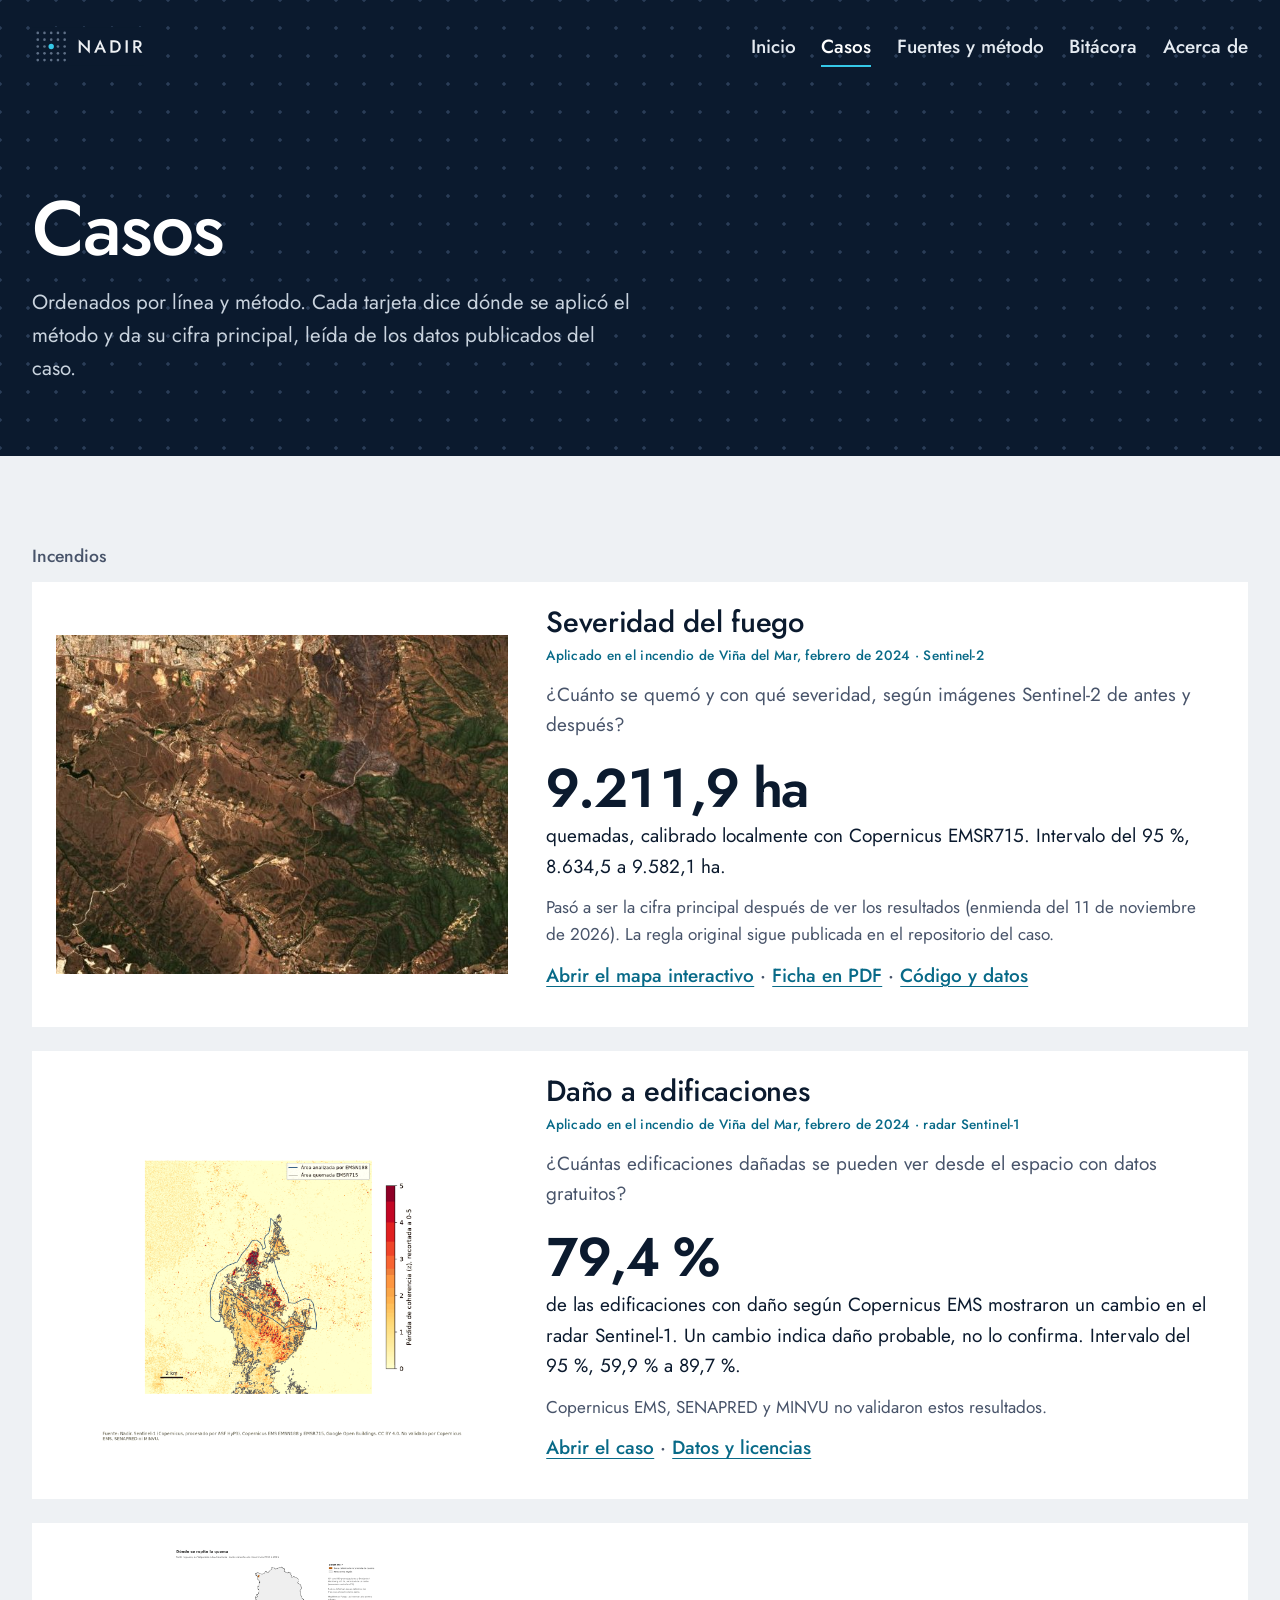
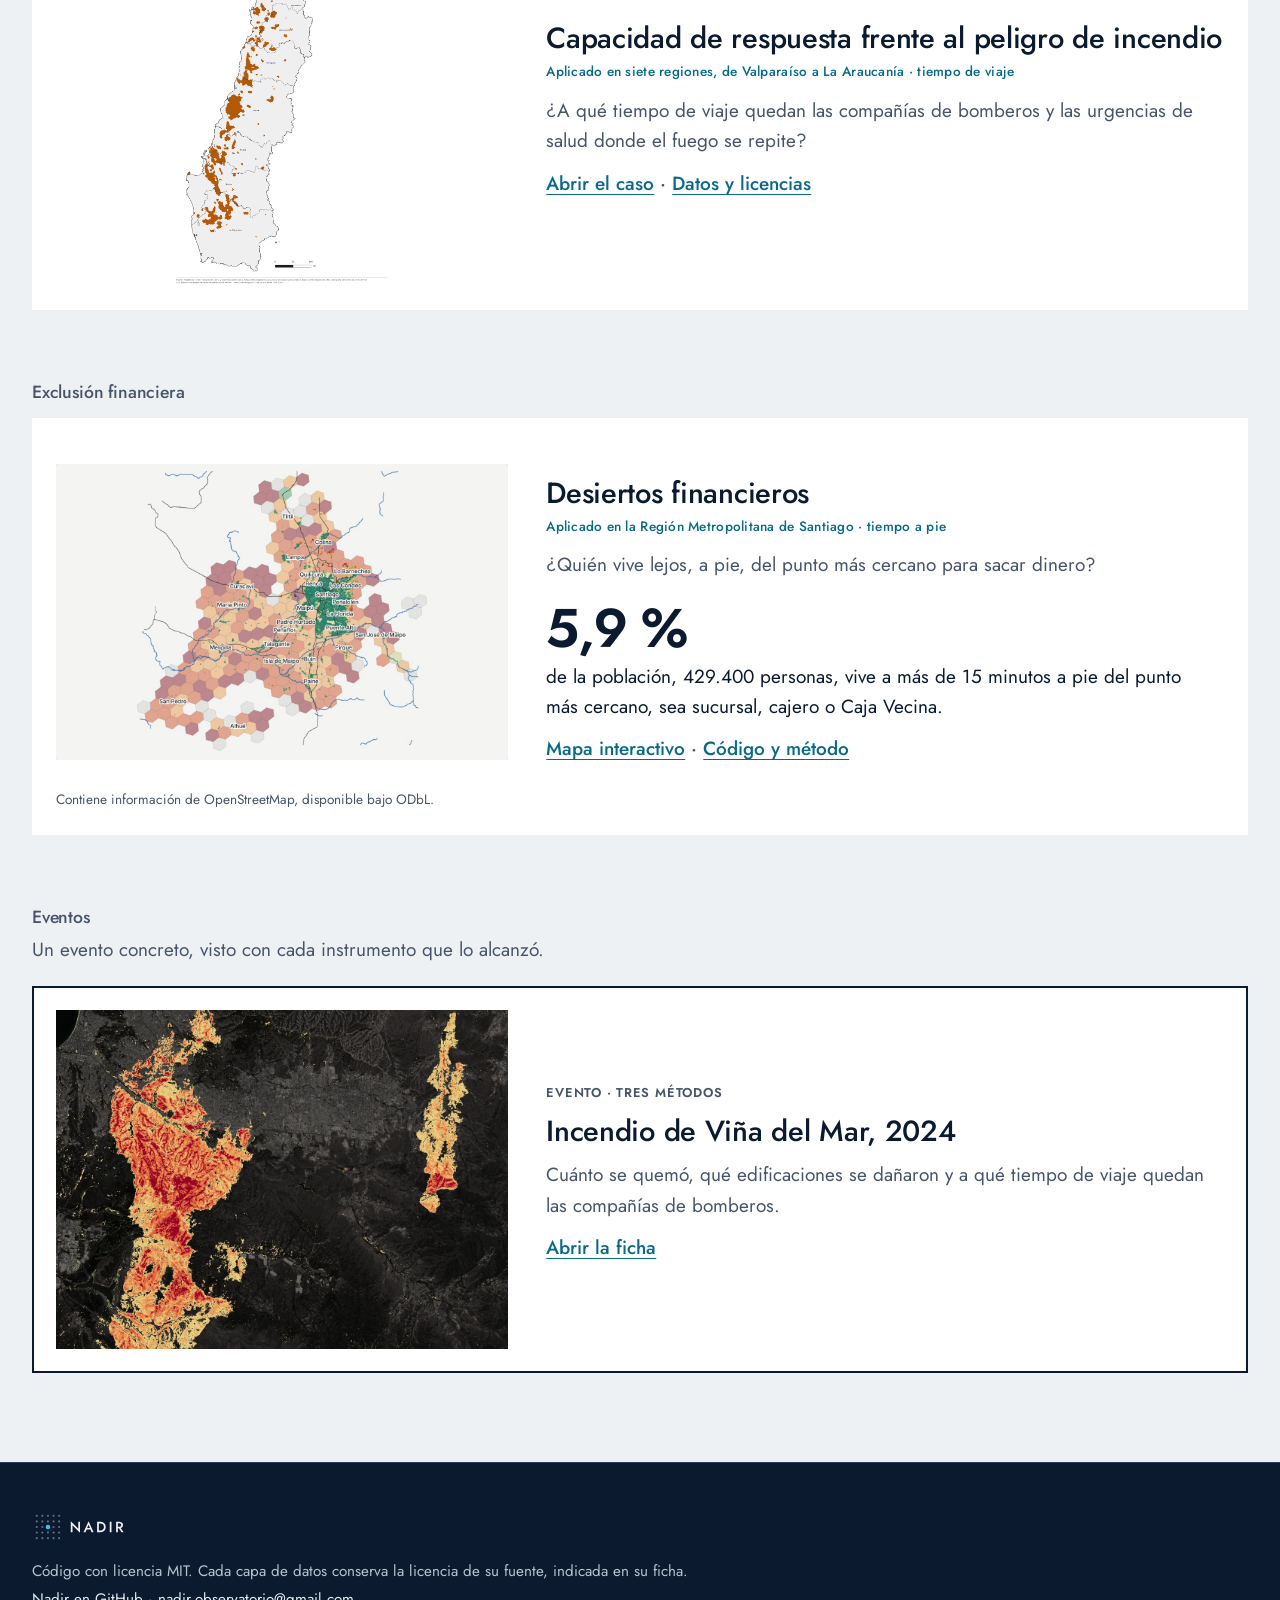
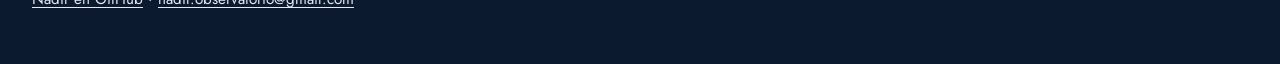
<file: casos.html>
<!doctype html>
<html lang="es">
<head>
<meta charset="utf-8">
<meta name="viewport" content="width=device-width, initial-scale=1">
<title>Casos · Nadir</title>
<meta name="description" content="Métodos de Nadir ordenados por línea, dónde se aplicó cada uno y su cifra principal.">
<meta name="referrer" content="no-referrer">
<meta name="theme-color" content="#0B1A2E">
<link rel="icon" href="favicon.svg" type="image/svg+xml">
<link rel="icon" href="favicon-32.png" sizes="32x32" type="image/png">
<link rel="apple-touch-icon" href="apple-touch-icon.png">
<link rel="stylesheet" href="css/nadir.css">
</head>
<body class="interior">
<a class="saltar" href="#contenido">Saltar al contenido</a>
<div class="campo oscuro">
<header class="barra">
  <a class="marca" href="index.html"><img src="img/nadir-sello-negativo.svg" alt="Nadir, inicio" width="132" height="40"></a>
  <nav aria-label="Principal"><ul><li><a href="index.html">Inicio</a></li><li><a href="casos.html" aria-current="page">Casos</a></li><li><a href="metodo.html">Fuentes y método</a></li><li><a href="bitacora.html">Bitácora</a></li><li><a href="acerca.html">Acerca de</a></li></ul></nav>
</header>
<section class="titular ancho"><h1>Casos</h1><p>Ordenados por línea y método. Cada tarjeta dice dónde se aplicó el método y da su cifra principal, leída de los datos publicados del caso.</p></section>
</div>
<main id="contenido">

<div class="claro ancho-completo"><div class="ancho">
<h2 class="linea">Incendios</h2>
<ul class="lista-casos">
  <li class="tarjeta-caso">
    <img src="img/vina-despues-recorte.jpg" alt="Recorte de la imagen satelital posterior al incendio de Viña del Mar, con laderas quemadas" width="632" height="750">
    <div>
      <h2>Severidad del fuego</h2>
      <p class="donde">Aplicado en el incendio de Viña del Mar, febrero de 2024 · Sentinel-2</p>
      <p>¿Cuánto se quemó y con qué severidad, según imágenes Sentinel-2 de antes y después?</p>
      <p class="cifra">9.211,9 ha</p>
      <p class="lectura">quemadas, calibrado localmente con Copernicus EMSR715. Intervalo del 95 %, 8.634,5 a 9.582,1 ha.</p>
      <p class="nota">Pasó a ser la cifra principal después de ver los resultados (enmienda del 11 de noviembre de 2026). La regla original sigue publicada en el repositorio del caso.</p>
      <p class="enlaces"><a href="incendios-severidad/">Abrir el mapa interactivo</a> · <a href="https://github.com/Nadir-Observatorio/incendios-severidad/blob/main/ficha/ficha.pdf">Ficha en PDF</a> · <a href="https://github.com/Nadir-Observatorio/incendios-severidad">Código y datos</a></p>
    </div>
  </li>
  <li class="tarjeta-caso">
    <img class="contener" src="casos/dano-edificaciones/figuras/fig_coherencia_z.png" alt="Mapa de la pérdida de coherencia del radar Sentinel-1 entre antes y después del incendio en Viña del Mar y alrededores, con el contorno del área analizada por Copernicus EMSN188 y el área quemada de EMSR715." width="1200" height="1110" loading="lazy">
    <div>
      <h2>Daño a edificaciones</h2>
      <p class="donde">Aplicado en el incendio de Viña del Mar, febrero de 2024 · radar Sentinel-1</p>
      <p>¿Cuántas edificaciones dañadas se pueden ver desde el espacio con datos gratuitos?</p>
      <p class="cifra">79,4 %</p>
      <p class="lectura">de las edificaciones con daño según Copernicus EMS mostraron un cambio en el radar Sentinel-1. Un cambio indica daño probable, no lo confirma. Intervalo del 95 %, 59,9 % a 89,7 %.</p>
      <p class="nota">Copernicus EMS, SENAPRED y MINVU no validaron estos resultados.</p>
      <p class="enlaces"><a href="dano-edificaciones.html">Abrir el caso</a> · <a href="dano-edificaciones.html#datos">Datos y licencias</a></p>
    </div>
  </li>
  <li class="tarjeta-caso">
    <img class="contener" src="casos/capacidad-respuesta/figuras/fig_zonas_calientes.png" alt="Mapa de las siete regiones, de Valparaíso a La Araucanía, con sus límites regionales con sus comunas rotuladas y las zonas hexagonales donde la quema 2013 a 2025 se repite más de lo esperable, marcadas en naranja oscuro." width="1600" height="2498">
    <div>
      <h2>Capacidad de respuesta frente al peligro de incendio</h2>
      <p class="donde">Aplicado en siete regiones, de Valparaíso a La Araucanía · tiempo de viaje</p>
      <p>¿A qué tiempo de viaje quedan las compañías de bomberos y las urgencias de salud donde el fuego se repite?</p>
      <p class="enlaces"><a href="capacidad-respuesta.html">Abrir el caso</a> · <a href="capacidad-respuesta.html#datos">Datos y licencias</a></p>
    </div>
  </li>
</ul>

<h2 class="linea">Exclusión financiera</h2>
<ul class="lista-casos">
  <li class="tarjeta-caso">
    <figure class="tarjeta-fig">
      <img class="contener" src="img/desiertos-tiempo-a-pie.jpg" alt="Mapa de la Región Metropolitana en hexágonos coloreados según el tiempo a pie hasta el punto más cercano para sacar dinero, con los nombres de las comunas" width="1300" height="852" loading="lazy">
      <figcaption>Contiene información de OpenStreetMap, disponible bajo ODbL.</figcaption>
    </figure>
    <div>
      <h2>Desiertos financieros</h2>
      <p class="donde">Aplicado en la Región Metropolitana de Santiago · tiempo a pie</p>
      <p>¿Quién vive lejos, a pie, del punto más cercano para sacar dinero?</p>
      <p class="cifra">5,9 %</p>
      <p class="lectura">de la población, 429.400 personas, vive a más de 15 minutos a pie del punto más cercano, sea sucursal, cajero o Caja Vecina.</p>
      <p class="enlaces"><a href="https://nadir-observatorio.github.io/exclusion-desiertos-financieros/visor/">Mapa interactivo</a> · <a href="https://github.com/Nadir-Observatorio/exclusion-desiertos-financieros">Código y método</a></p>
    </div>
  </li>
</ul>

<h2 class="linea">Eventos</h2>
<p class="intro-linea">Un evento concreto, visto con cada instrumento que lo alcanzó.</p>
<ul class="lista-casos">
  <li class="tarjeta-caso integrada">
    <img src="img/vina-severidad.jpg" alt="Mapa de severidad del incendio de Viña del Mar de 2024 sobre la imagen satelital posterior" width="1200" height="1159" loading="lazy">
    <div>
      <p class="eti-caso">Evento · tres métodos</p>
      <h2>Incendio de Viña del Mar, 2024</h2>
      <p>Cuánto se quemó, qué edificaciones se dañaron y a qué tiempo de viaje quedan las compañías de bomberos.</p>
      <p class="enlaces"><a href="vina-del-mar-2024.html">Abrir la ficha</a></p>
    </div>
  </li>
</ul>
</div></div>

</main>
<footer class="pie oscuro">
  <div class="ancho">
    <img src="img/nadir-sello-negativo.svg" alt="" width="106" height="32">
    <p>Código con licencia MIT. Cada capa de datos conserva la licencia de su fuente, indicada en su ficha.</p>
    <p><a href="https://github.com/Nadir-Observatorio">Nadir en GitHub</a> · <a href="mailto:nadir.observatorio@gmail.com">nadir.observatorio@gmail.com</a></p>
  </div>
</footer>
</body>
</html>
</file>
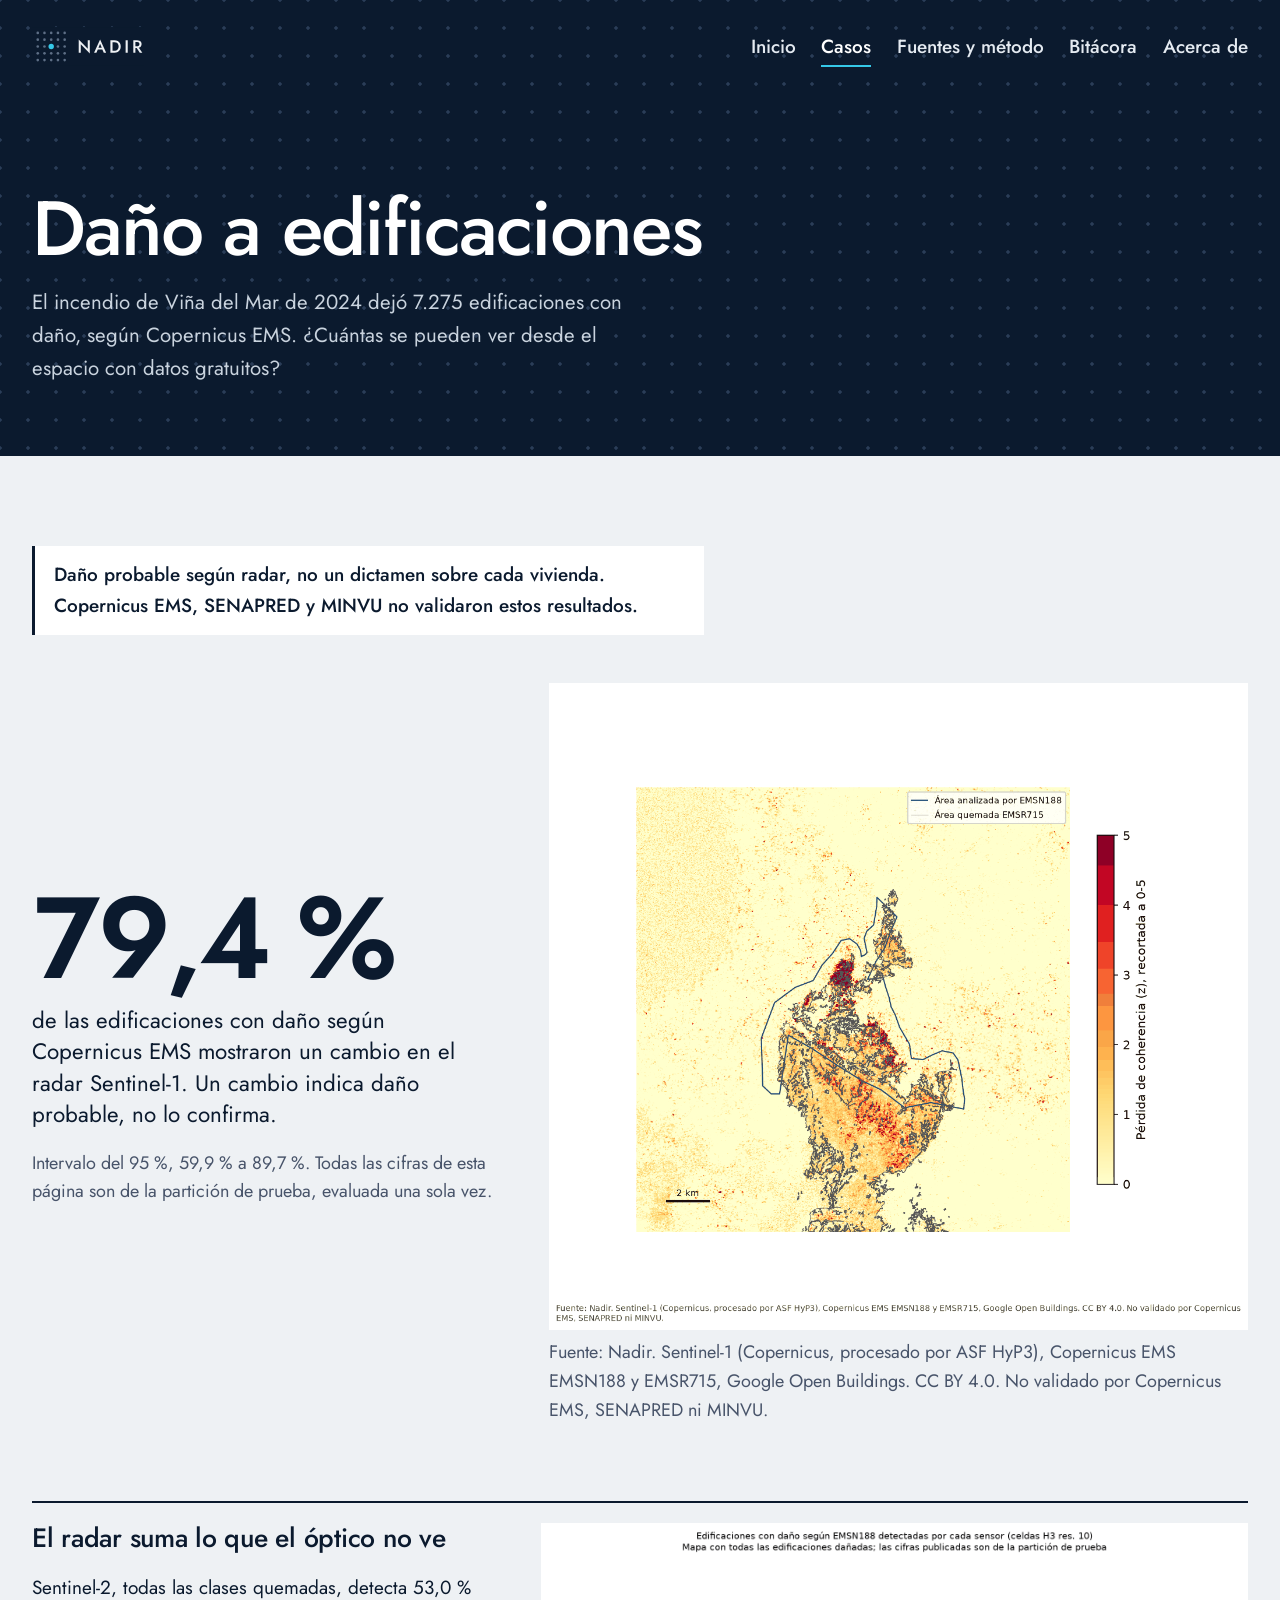
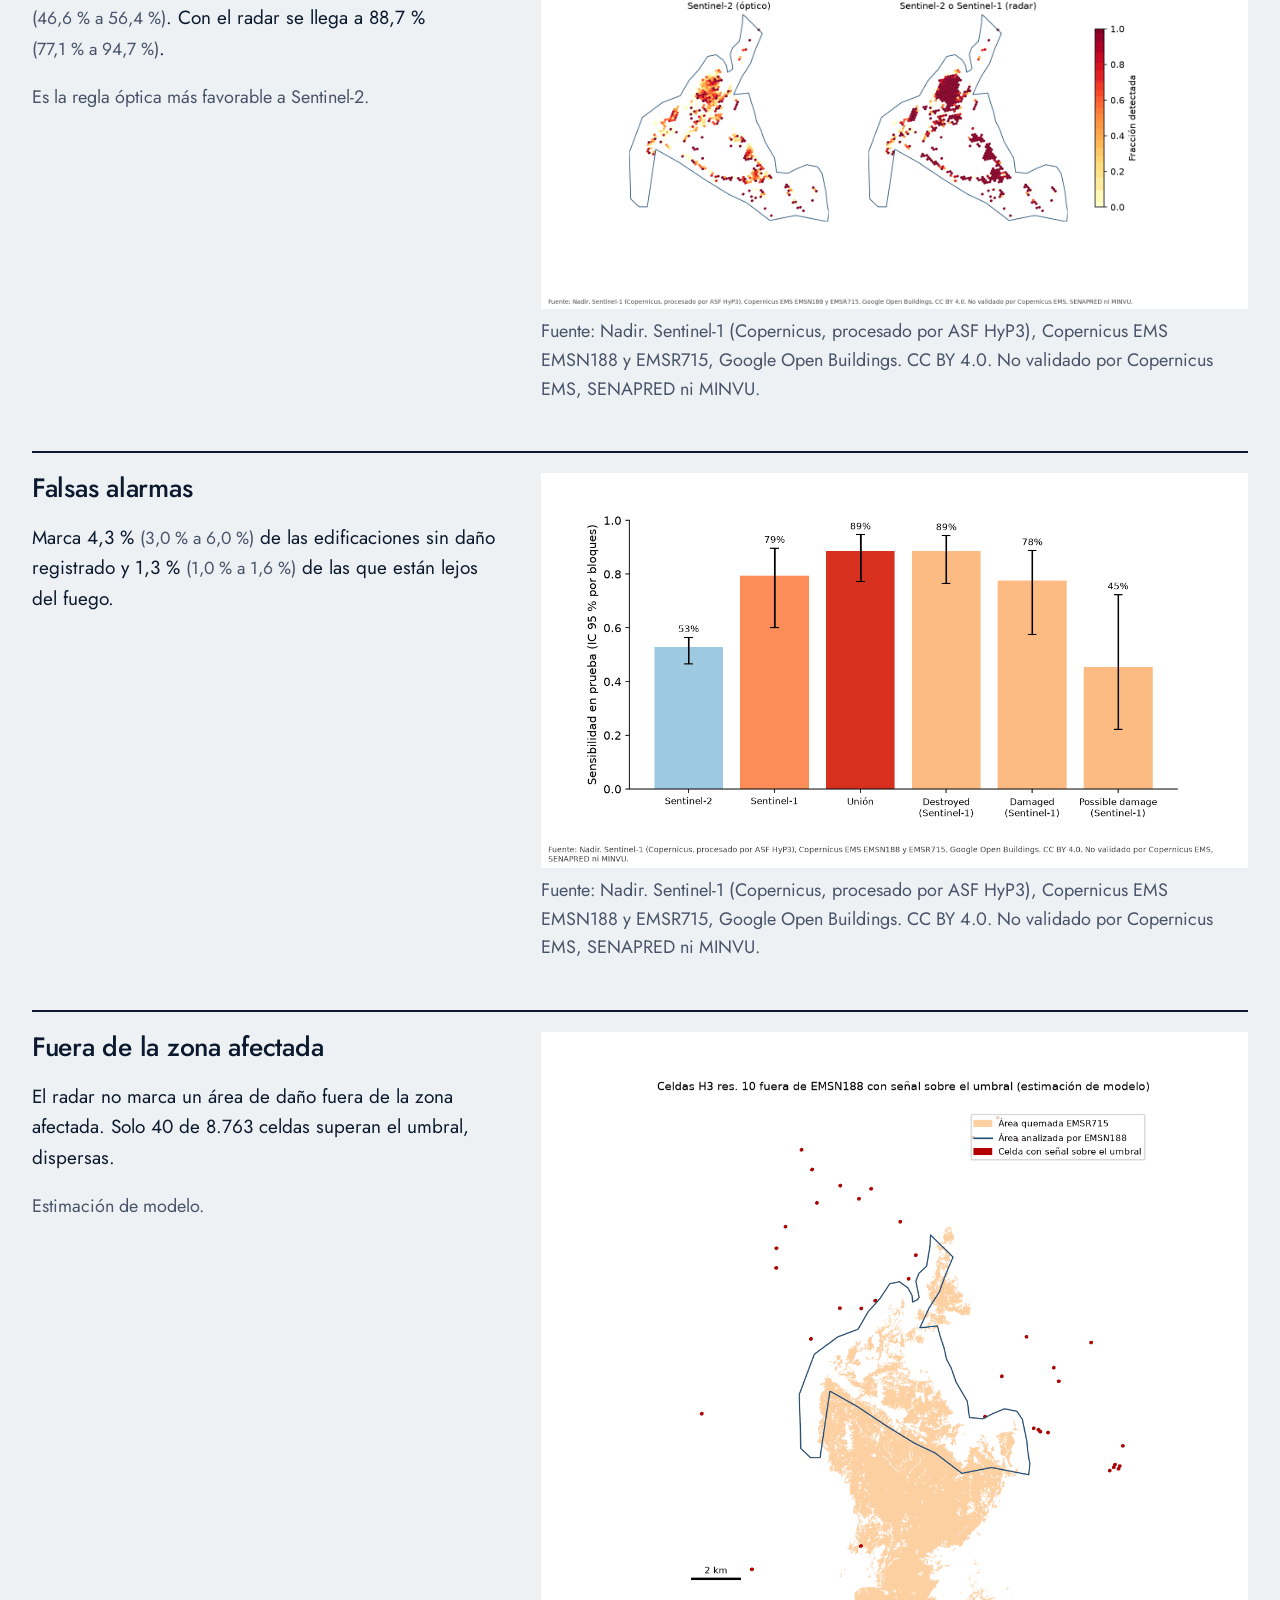
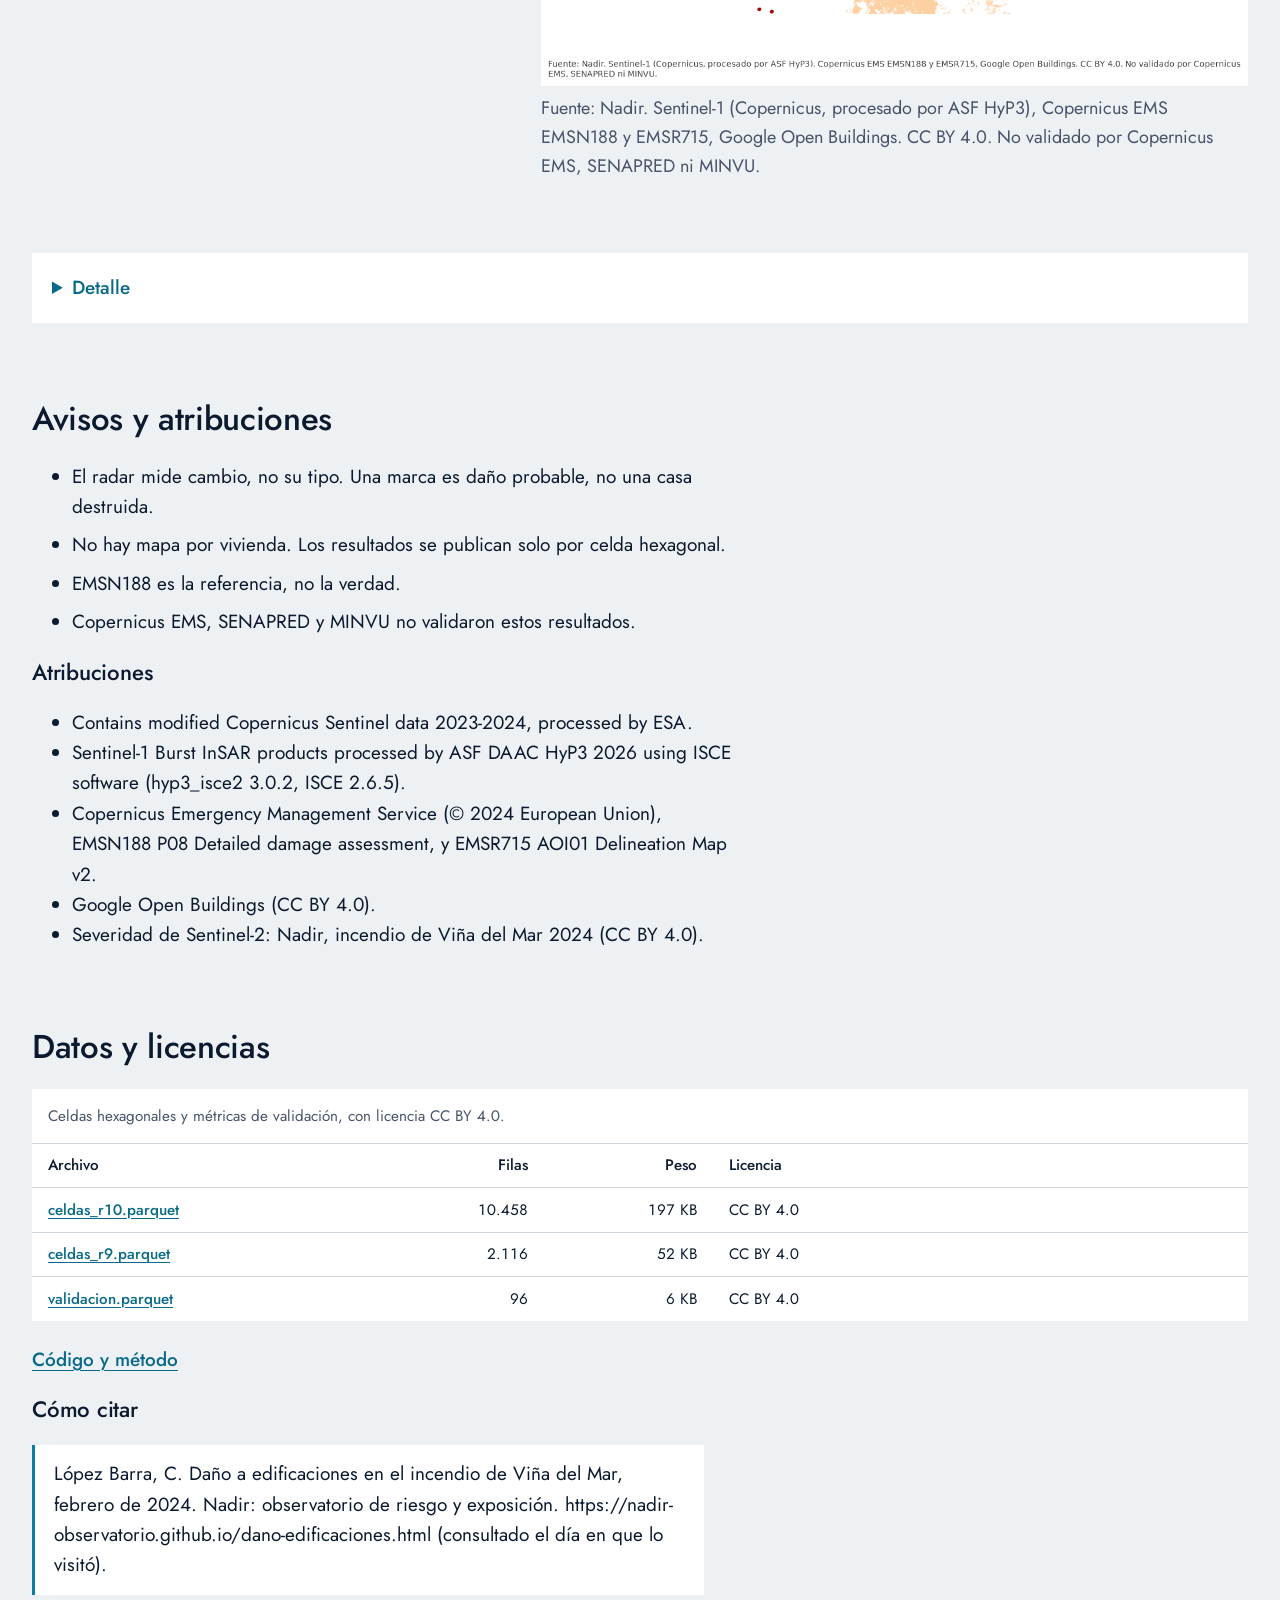
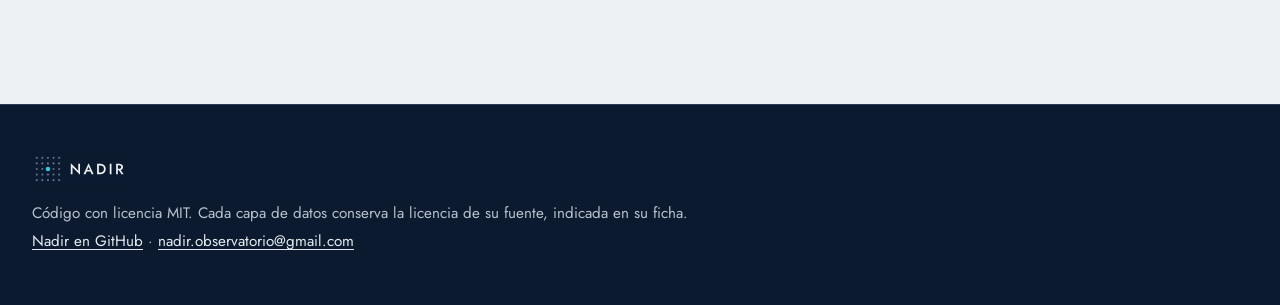
<file: dano-edificaciones.html>
<!doctype html>
<html lang="es">
<head>
<meta charset="utf-8">
<meta name="viewport" content="width=device-width, initial-scale=1">
<title>Daño a edificaciones · Nadir</title>
<meta name="description" content="Cuántas edificaciones dañadas en el incendio de Viña del Mar de 2024 se pueden ver desde el espacio con datos gratuitos, con Sentinel-2 y el radar Sentinel-1.">
<meta name="referrer" content="no-referrer">
<meta name="theme-color" content="#0B1A2E">
<link rel="icon" href="favicon.svg" type="image/svg+xml">
<link rel="icon" href="favicon-32.png" sizes="32x32" type="image/png">
<link rel="apple-touch-icon" href="apple-touch-icon.png">
<link rel="stylesheet" href="css/nadir.css">
</head>
<body class="interior">
<a class="saltar" href="#contenido">Saltar al contenido</a>
<div class="campo oscuro">
<header class="barra">
  <a class="marca" href="index.html"><img src="img/nadir-sello-negativo.svg" alt="Nadir, inicio" width="132" height="40"></a>
  <nav aria-label="Principal"><ul><li><a href="index.html">Inicio</a></li><li><a href="casos.html" aria-current="page">Casos</a></li><li><a href="metodo.html">Fuentes y método</a></li><li><a href="bitacora.html">Bitácora</a></li><li><a href="acerca.html">Acerca de</a></li></ul></nav>
</header>
<section class="titular ancho"><h1>Daño a edificaciones</h1><p>El incendio de Viña del Mar de 2024 dejó 7.275 edificaciones con daño, según Copernicus EMS. ¿Cuántas se pueden ver desde el espacio con datos gratuitos?</p></section>
</div>
<main id="contenido">

<div class="claro ancho-completo"><div class="ancho">
<p class="aviso destacado">Daño probable según radar, no un dictamen sobre cada vivienda. Copernicus EMS, SENAPRED y MINVU no validaron estos resultados.</p>

<section class="cifra-central" aria-labelledby="central">
  <div>
    <p class="numero" id="central">79,4 %</p>
    <p class="lectura">de las edificaciones con daño según Copernicus EMS mostraron un cambio en el radar Sentinel-1. Un cambio indica daño probable, no lo confirma.</p>
    <p class="nota">Intervalo del 95 %, 59,9 % a 89,7 %. Todas las cifras de esta página son de la partición de prueba, evaluada una sola vez.</p>
  </div>
  <figure class="fig-dato"><a href="casos/dano-edificaciones/figuras/fig_coherencia_z.png"><img src="casos/dano-edificaciones/figuras/fig_coherencia_z.png" alt="Mapa de la pérdida de coherencia del radar Sentinel-1 entre antes y después del incendio en Viña del Mar y alrededores, con el contorno del área analizada por Copernicus EMSN188 y el área quemada de EMSR715." width="1200" height="1110"></a><figcaption>Fuente: Nadir. Sentinel-1 (Copernicus, procesado por ASF HyP3), Copernicus EMS EMSN188 y EMSR715, Google Open Buildings. CC BY 4.0. No validado por Copernicus EMS, SENAPRED ni MINVU.</figcaption></figure>
</section>

<section class="bloque" aria-labelledby="optico">
  <div>
    <h2 id="optico">El radar suma lo que el óptico no ve</h2>
    <p>Sentinel-2, todas las clases quemadas, detecta 53,0 % <span class="ic">(46,6 % a 56,4 %)</span>. Con el radar se llega a 88,7 % <span class="ic">(77,1 % a 94,7 %)</span>.</p>
    <p class="nota">Es la regla óptica más favorable a Sentinel-2.</p>
  </div>
  <figure class="fig-dato"><a href="casos/dano-edificaciones/figuras/fig_optico_vs_union.png"><img src="casos/dano-edificaciones/figuras/fig_optico_vs_union.png" alt="Dos mapas de celdas hexagonales comparan qué fracción de las edificaciones con daño según EMSN188 detecta Sentinel-2 solo y Sentinel-2 junto con Sentinel-1." width="1650" height="900" loading="lazy"></a><figcaption>Fuente: Nadir. Sentinel-1 (Copernicus, procesado por ASF HyP3), Copernicus EMS EMSN188 y EMSR715, Google Open Buildings. CC BY 4.0. No validado por Copernicus EMS, SENAPRED ni MINVU.</figcaption></figure>
</section>

<section class="bloque" aria-labelledby="alarmas">
  <div>
    <h2 id="alarmas">Falsas alarmas</h2>
    <p>Marca 4,3 % <span class="ic">(3,0 % a 6,0 %)</span> de las edificaciones sin daño registrado y 1,3 % <span class="ic">(1,0 % a 1,6 %)</span> de las que están lejos del fuego.</p>
  </div>
  <figure class="fig-dato"><a href="casos/dano-edificaciones/figuras/fig_sensibilidad.png"><img src="casos/dano-edificaciones/figuras/fig_sensibilidad.png" alt="Gráfico de barras con intervalos que compara la fracción de edificaciones dañadas detectada por Sentinel-2, Sentinel-1 y ambos, y por Sentinel-1 según el grado de daño." width="1290" height="720" loading="lazy"></a><figcaption>Fuente: Nadir. Sentinel-1 (Copernicus, procesado por ASF HyP3), Copernicus EMS EMSN188 y EMSR715, Google Open Buildings. CC BY 4.0. No validado por Copernicus EMS, SENAPRED ni MINVU.</figcaption></figure>
</section>

<section class="bloque" aria-labelledby="fuera">
  <div>
    <h2 id="fuera">Fuera de la zona afectada</h2>
    <p>El radar no marca un área de daño fuera de la zona afectada. Solo 40 de 8.763 celdas superan el umbral, dispersas.</p>
    <p class="nota">Estimación de modelo.</p>
  </div>
  <figure class="fig-dato"><a href="casos/dano-edificaciones/figuras/fig_p5_fuera_emsn188.png"><img src="casos/dano-edificaciones/figuras/fig_p5_fuera_emsn188.png" alt="Mapa de las pocas celdas fuera del área de EMSN188 donde la señal del radar supera el umbral, dispersas y lejos del área quemada de EMSR715." width="1200" height="1110" loading="lazy"></a><figcaption>Fuente: Nadir. Sentinel-1 (Copernicus, procesado por ASF HyP3), Copernicus EMS EMSN188 y EMSR715, Google Open Buildings. CC BY 4.0. No validado por Copernicus EMS, SENAPRED ni MINVU.</figcaption></figure>
</section>

<details class="detalle">
  <summary>Detalle</summary>
  <ul>
    <li>La referencia es el "Detailed damage assessment" de Copernicus EMS (EMSN188), una fotointerpretación sobre una imagen posterior al incendio. Sus edificaciones sin punto son "sin daño registrado", no "sin daño".</li>
    <li>Por grado de daño. Destroyed 88,6 % <span class="ic">(76,5 % a 94,4 %)</span>; Damaged 77,7 % <span class="ic">(57,6 % a 88,8 %)</span>; Possible damage 45,3 % <span class="ic">(22,2 % a 72,4 %)</span>.</li>
    <li>Entre las edificaciones dañadas que el óptico no detectó, el radar recupera 76,1 % <span class="ic">(55,7 % a 88,0 %)</span>. Suma 35,8 puntos porcentuales a la detección óptica.</li>
    <li>Con el umbral calibrado, que es la cifra principal del caso de severidad, el óptico deja en quemado 35,9 % de las edificaciones dañadas de la muestra de ese caso (n = 145).</li>
    <li>Precisión, es decir, marcas del radar con daño registrado, 62,5 % <span class="ic">(44,9 % a 71,3 %)</span>. Capacidad de ordenar (AUC) 0,94.</li>
    <li>Por órbita. Ascendente 65,0 % <span class="ic">(45,6 % a 78,6 %)</span>; descendente 71,3 % <span class="ic">(50,8 % a 83,9 %)</span>.</li>
    <li>Con huellas de edificios de confianza 0,65 o más, 77,9 % <span class="ic">(59,1 % a 89,2 %)</span>.</li>
    <li>Las falsas alarmas lejos del fuego se miden en edificaciones a más de 2 km del área quemada de Copernicus EMSR715.</li>
    <li>Fuera de la zona de EMSN188, de las 40 celdas sobre el umbral, 1 toca el área quemada de EMSR715 y 2 quedan a menos de 500 m de ella.</li>
    <li>2,3 % de los 7.275 puntos de daño de EMSN188 no tienen una huella de Google Open Buildings a 10 m o menos.</li>
  </ul>
</details>

<section aria-labelledby="avisos">
  <h2 id="avisos">Avisos y atribuciones</h2>
  <ul class="avisos">
    <li>El radar mide cambio, no su tipo. Una marca es daño probable, no una casa destruida.</li>
    <li>No hay mapa por vivienda. Los resultados se publican solo por celda hexagonal.</li>
    <li>EMSN188 es la referencia, no la verdad.</li>
    <li>Copernicus EMS, SENAPRED y MINVU no validaron estos resultados.</li>
  </ul>
  <h3>Atribuciones</h3>
  <ul><li>Contains modified Copernicus Sentinel data 2023-2024, processed by ESA.</li><li>Sentinel-1 Burst InSAR products processed by ASF DAAC HyP3 2026 using ISCE software (hyp3_isce2 3.0.2, ISCE 2.6.5).</li><li>Copernicus Emergency Management Service (© 2024 European Union), EMSN188 P08 Detailed damage assessment, y EMSR715 AOI01 Delineation Map v2.</li><li>Google Open Buildings (CC BY 4.0).</li><li>Severidad de Sentinel-2: Nadir, incendio de Viña del Mar 2024 (CC BY 4.0).</li></ul>
</section>

<section aria-labelledby="datos">
  <h2 id="datos">Datos y licencias</h2>
  <div class="tabla-desliza" tabindex="0" role="region" aria-label="Tabla, se desplaza hacia el lado"><table>
    <caption>Celdas hexagonales y métricas de validación, con licencia CC BY 4.0.</caption>
    <thead><tr><th scope="col">Archivo</th><th scope="col">Filas</th><th scope="col">Peso</th><th scope="col" class="texto">Licencia</th></tr></thead>
    <tbody><tr><th scope="row"><a href="casos/dano-edificaciones/datos/celdas_r10.parquet" download>celdas_r10.parquet</a></th><td>10.458</td><td>197 KB</td><td class="texto">CC BY 4.0</td></tr><tr><th scope="row"><a href="casos/dano-edificaciones/datos/celdas_r9.parquet" download>celdas_r9.parquet</a></th><td>2.116</td><td>52 KB</td><td class="texto">CC BY 4.0</td></tr><tr><th scope="row"><a href="casos/dano-edificaciones/datos/validacion.parquet" download>validacion.parquet</a></th><td>96</td><td>6 KB</td><td class="texto">CC BY 4.0</td></tr></tbody>
  </table></div>
  <p class="enlaces"><a href="https://github.com/Nadir-Observatorio/incendios-dano-edificaciones">Código y método</a></p>
  <h3>Cómo citar</h3>
  <p class="cita">López Barra, C. Daño a edificaciones en el incendio de Viña del Mar, febrero de 2024. Nadir: observatorio de riesgo y exposición. https://nadir-observatorio.github.io/dano-edificaciones.html (consultado el día en que lo visitó).</p>
</section>
</div></div>

</main>
<footer class="pie oscuro">
  <div class="ancho">
    <img src="img/nadir-sello-negativo.svg" alt="" width="106" height="32">
    <p>Código con licencia MIT. Cada capa de datos conserva la licencia de su fuente, indicada en su ficha.</p>
    <p><a href="https://github.com/Nadir-Observatorio">Nadir en GitHub</a> · <a href="mailto:nadir.observatorio@gmail.com">nadir.observatorio@gmail.com</a></p>
  </div>
</footer>
</body>
</html>
</file>
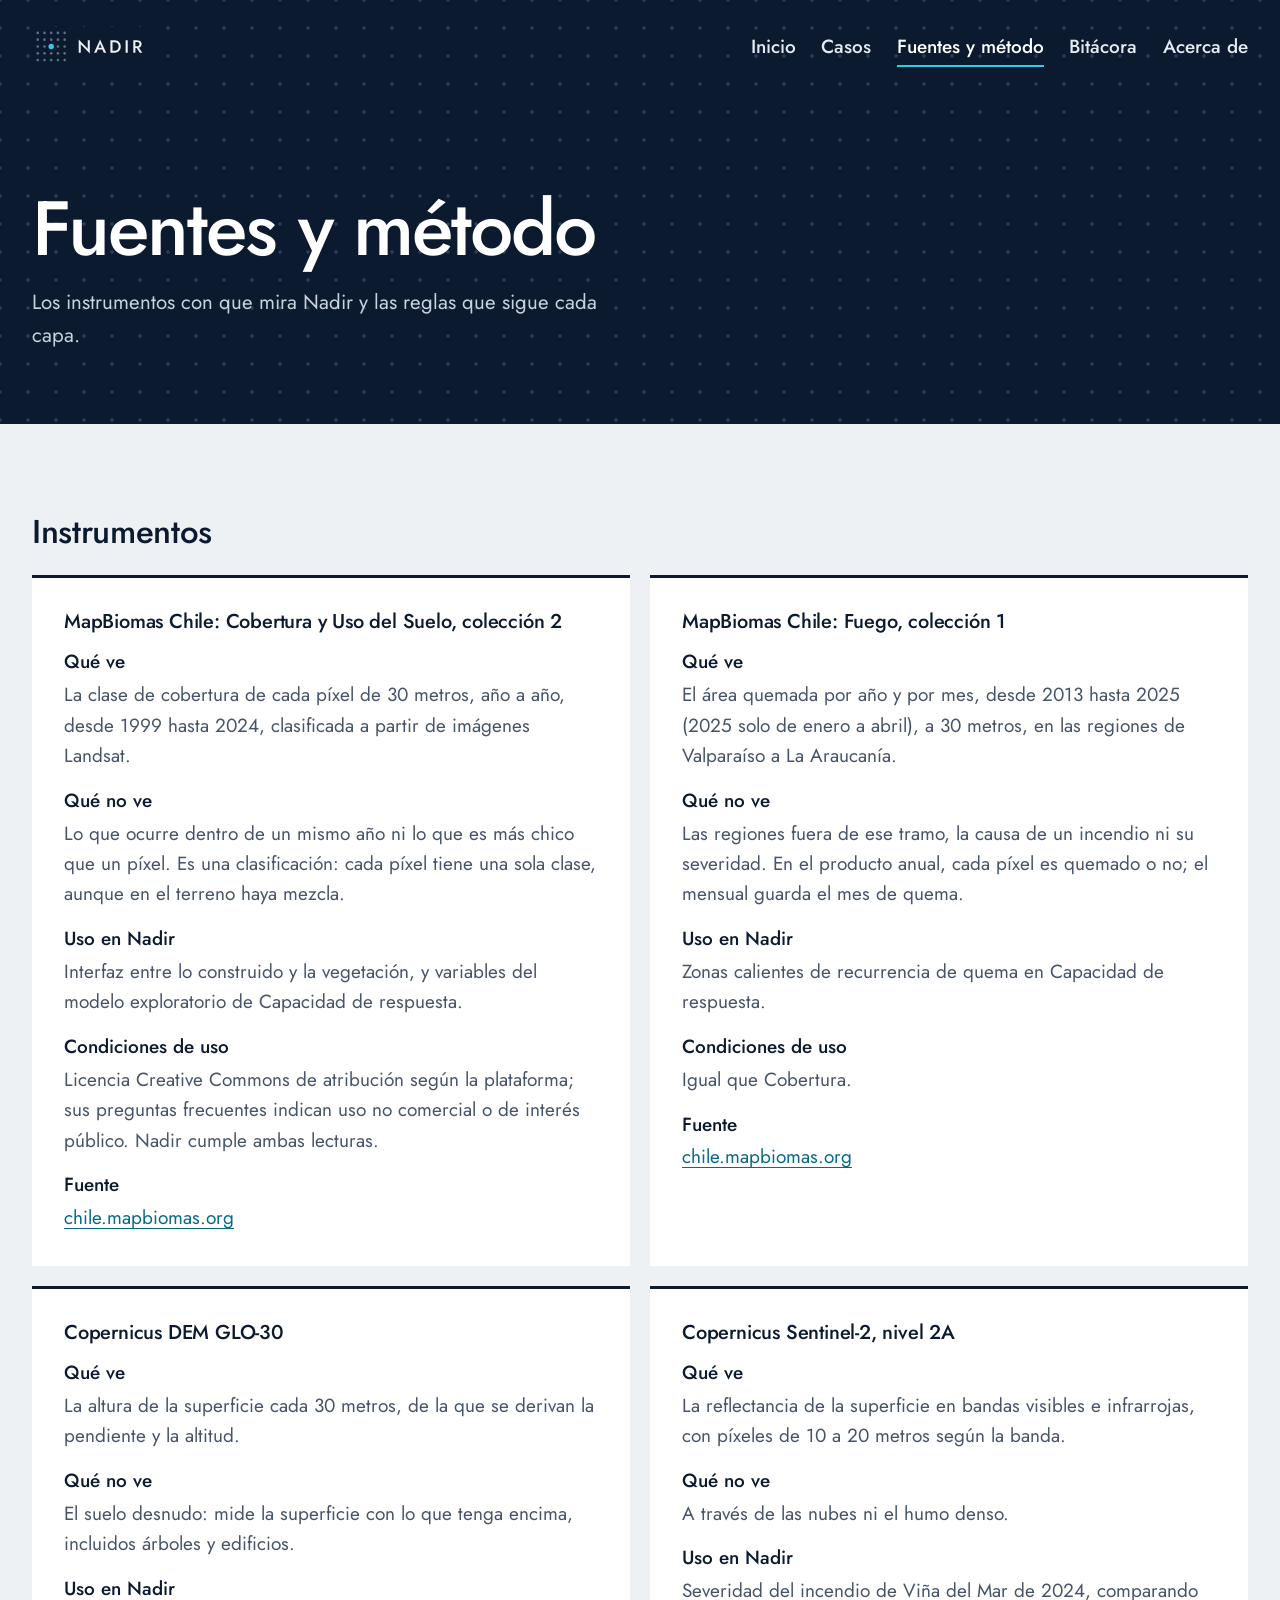
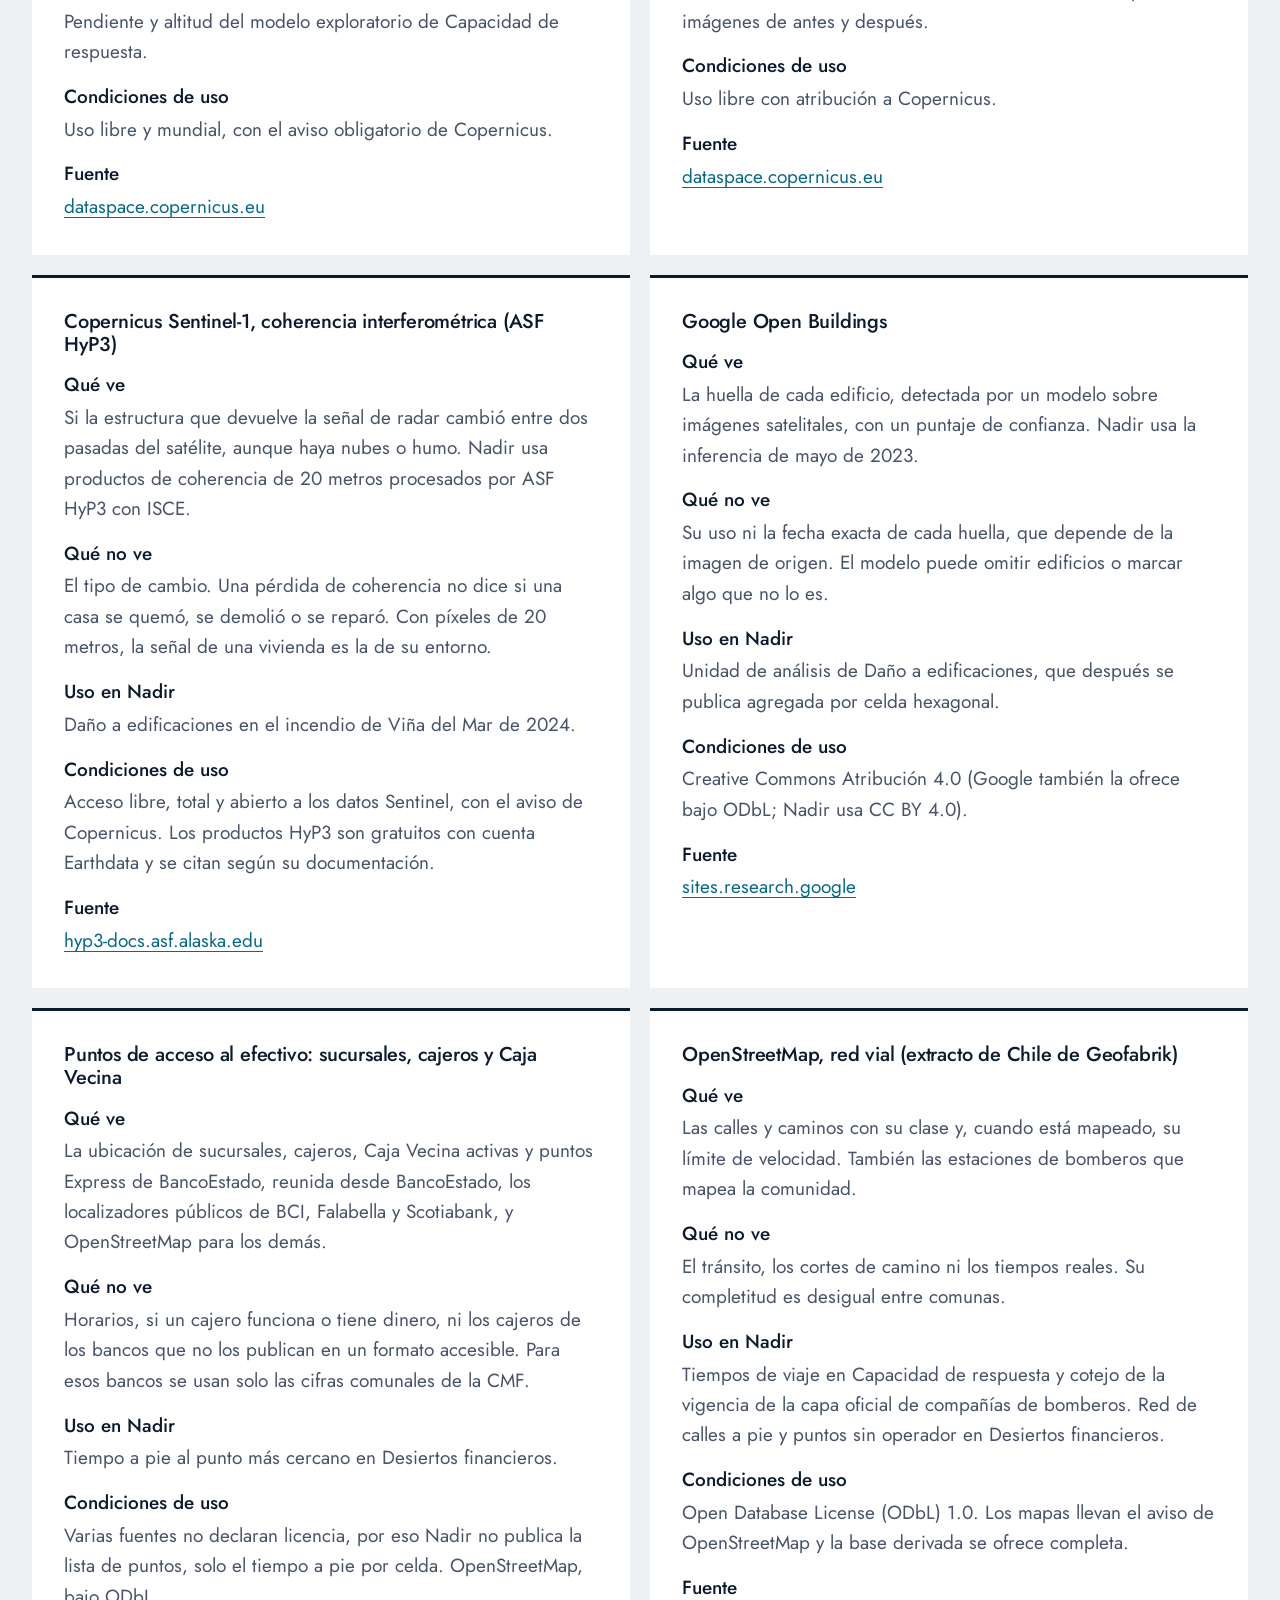
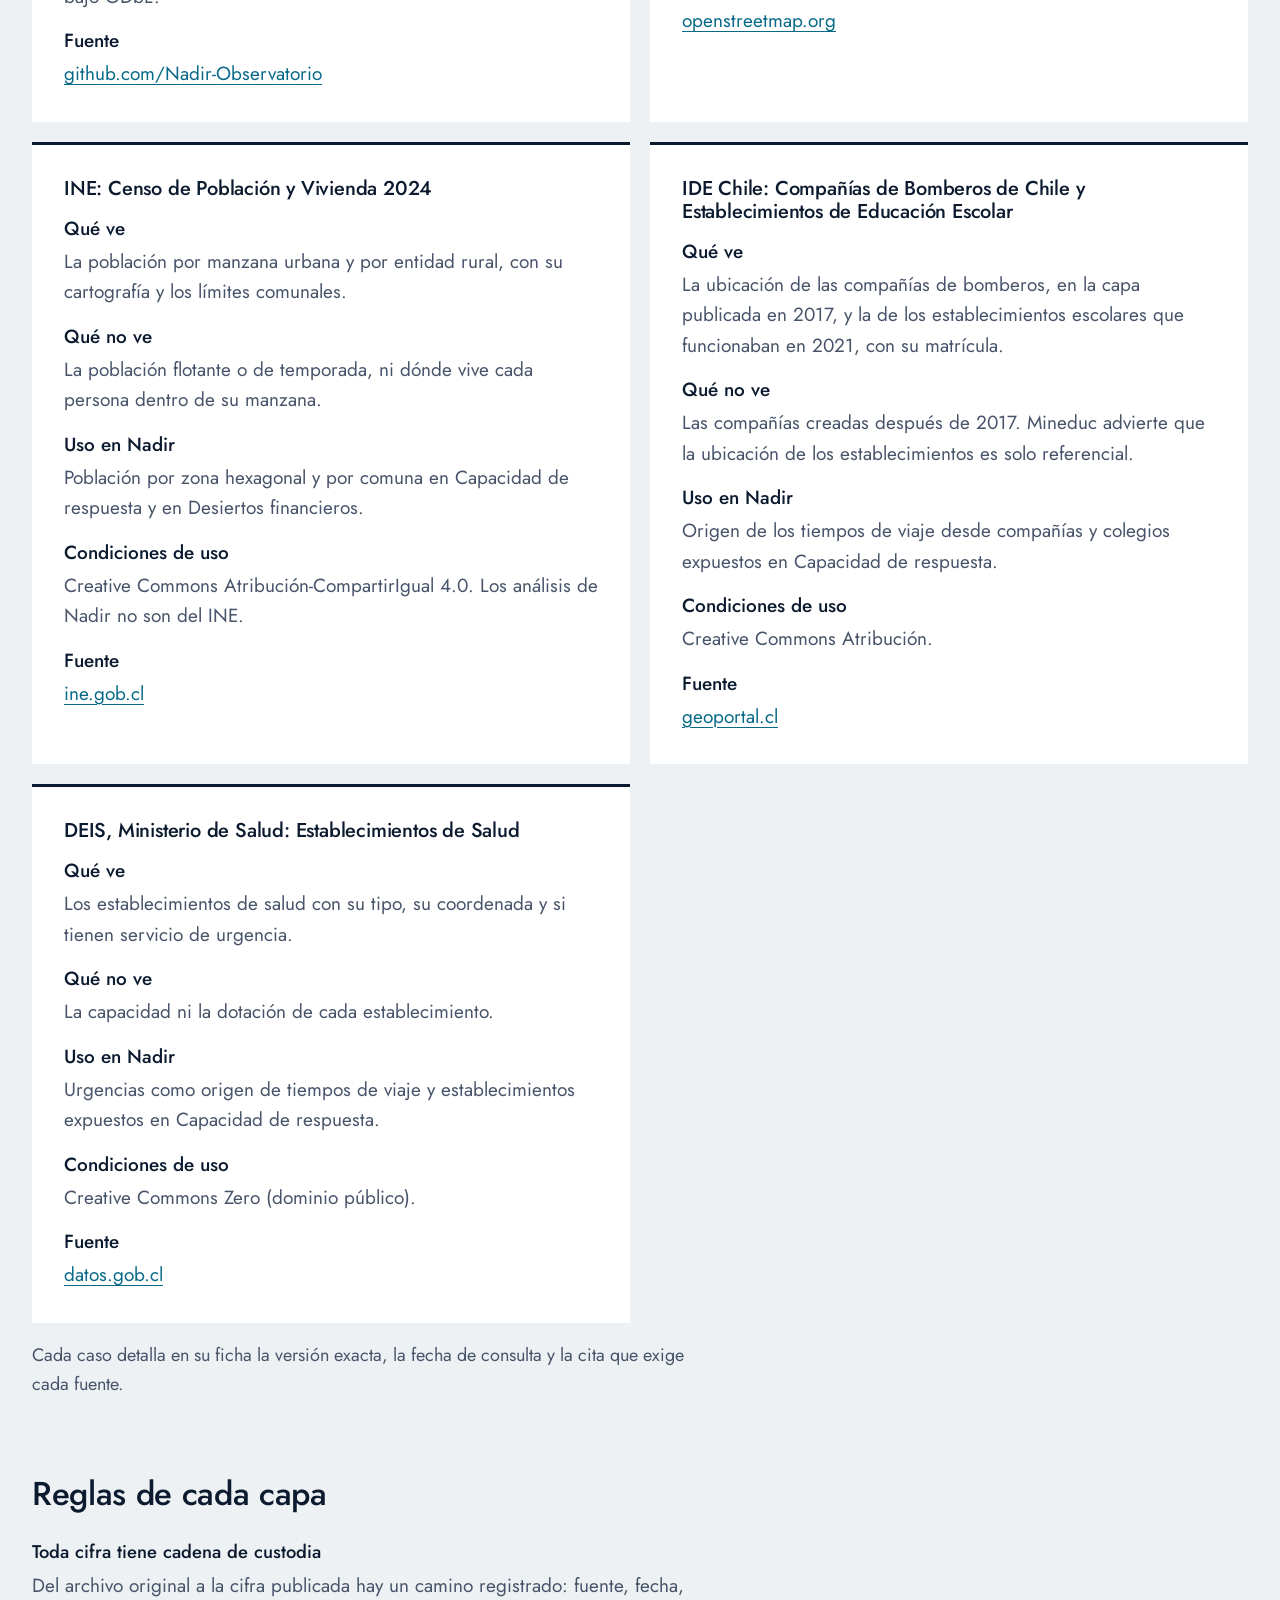
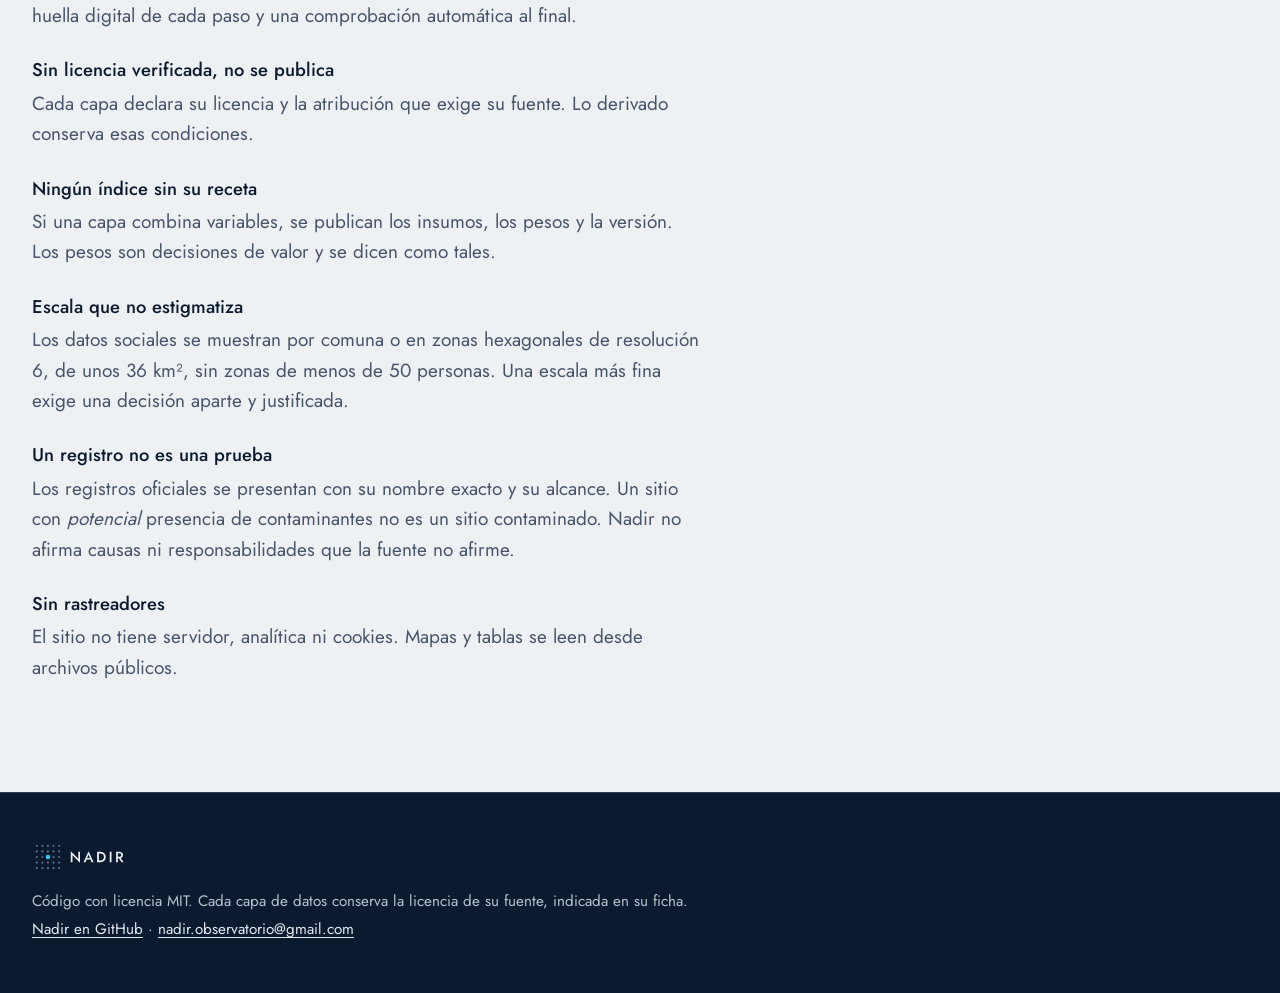
<file: metodo.html>
<!doctype html>
<html lang="es">
<head>
<meta charset="utf-8">
<meta name="viewport" content="width=device-width, initial-scale=1">
<title>Fuentes y método · Nadir</title>
<meta name="description" content="Las fuentes de Nadir, qué ve cada una, y las reglas de cada capa.">
<meta name="referrer" content="no-referrer">
<meta name="theme-color" content="#0B1A2E">
<link rel="icon" href="favicon.svg" type="image/svg+xml">
<link rel="icon" href="favicon-32.png" sizes="32x32" type="image/png">
<link rel="apple-touch-icon" href="apple-touch-icon.png">
<link rel="stylesheet" href="css/nadir.css">
</head>
<body class="interior">
<a class="saltar" href="#contenido">Saltar al contenido</a>
<div class="campo oscuro">
<header class="barra">
  <a class="marca" href="index.html"><img src="img/nadir-sello-negativo.svg" alt="Nadir, inicio" width="132" height="40"></a>
  <nav aria-label="Principal"><ul><li><a href="index.html">Inicio</a></li><li><a href="casos.html">Casos</a></li><li><a href="metodo.html" aria-current="page">Fuentes y método</a></li><li><a href="bitacora.html">Bitácora</a></li><li><a href="acerca.html">Acerca de</a></li></ul></nav>
</header>
<section class="titular ancho"><h1>Fuentes y método</h1><p>Los instrumentos con que mira Nadir y las reglas que sigue cada capa.</p></section>
</div>
<main id="contenido">

<div class="claro ancho-completo"><div class="ancho">
<section aria-labelledby="instrumentos">
  <h2 id="instrumentos">Instrumentos</h2>
  <div class="fichas"><article class="ficha" id="mapbiomas-cobertura"><h3>MapBiomas Chile: Cobertura y Uso del Suelo, colección 2</h3><dl><dt>Qué ve</dt><dd>La clase de cobertura de cada píxel de 30 metros, año a año, desde 1999 hasta 2024, clasificada a partir de imágenes Landsat.</dd><dt>Qué no ve</dt><dd>Lo que ocurre dentro de un mismo año ni lo que es más chico que un píxel. Es una clasificación: cada píxel tiene una sola clase, aunque en el terreno haya mezcla.</dd><dt>Uso en Nadir</dt><dd>Interfaz entre lo construido y la vegetación, y variables del modelo exploratorio de Capacidad de respuesta.</dd><dt>Condiciones de uso</dt><dd>Licencia Creative Commons de atribución según la plataforma; sus preguntas frecuentes indican uso no comercial o de interés público. Nadir cumple ambas lecturas.</dd><dt>Fuente</dt><dd><a href="https://chile.mapbiomas.org">chile.mapbiomas.org</a></dd></dl></article><article class="ficha" id="mapbiomas-fuego"><h3>MapBiomas Chile: Fuego, colección 1</h3><dl><dt>Qué ve</dt><dd>El área quemada por año y por mes, desde 2013 hasta 2025 (2025 solo de enero a abril), a 30 metros, en las regiones de Valparaíso a La Araucanía.</dd><dt>Qué no ve</dt><dd>Las regiones fuera de ese tramo, la causa de un incendio ni su severidad. En el producto anual, cada píxel es quemado o no; el mensual guarda el mes de quema.</dd><dt>Uso en Nadir</dt><dd>Zonas calientes de recurrencia de quema en Capacidad de respuesta.</dd><dt>Condiciones de uso</dt><dd>Igual que Cobertura.</dd><dt>Fuente</dt><dd><a href="https://chile.mapbiomas.org">chile.mapbiomas.org</a></dd></dl></article><article class="ficha" id="copernicus-dem"><h3>Copernicus DEM GLO-30</h3><dl><dt>Qué ve</dt><dd>La altura de la superficie cada 30 metros, de la que se derivan la pendiente y la altitud.</dd><dt>Qué no ve</dt><dd>El suelo desnudo: mide la superficie con lo que tenga encima, incluidos árboles y edificios.</dd><dt>Uso en Nadir</dt><dd>Pendiente y altitud del modelo exploratorio de Capacidad de respuesta.</dd><dt>Condiciones de uso</dt><dd>Uso libre y mundial, con el aviso obligatorio de Copernicus.</dd><dt>Fuente</dt><dd><a href="https://dataspace.copernicus.eu">dataspace.copernicus.eu</a></dd></dl></article><article class="ficha" id="sentinel-2"><h3>Copernicus Sentinel-2, nivel 2A</h3><dl><dt>Qué ve</dt><dd>La reflectancia de la superficie en bandas visibles e infrarrojas, con píxeles de 10 a 20 metros según la banda.</dd><dt>Qué no ve</dt><dd>A través de las nubes ni el humo denso.</dd><dt>Uso en Nadir</dt><dd>Severidad del incendio de Viña del Mar de 2024, comparando imágenes de antes y después.</dd><dt>Condiciones de uso</dt><dd>Uso libre con atribución a Copernicus.</dd><dt>Fuente</dt><dd><a href="https://dataspace.copernicus.eu">dataspace.copernicus.eu</a></dd></dl></article><article class="ficha" id="sentinel-1"><h3>Copernicus Sentinel-1, coherencia interferométrica (ASF HyP3)</h3><dl><dt>Qué ve</dt><dd>Si la estructura que devuelve la señal de radar cambió entre dos pasadas del satélite, aunque haya nubes o humo. Nadir usa productos de coherencia de 20 metros procesados por ASF HyP3 con ISCE.</dd><dt>Qué no ve</dt><dd>El tipo de cambio. Una pérdida de coherencia no dice si una casa se quemó, se demolió o se reparó. Con píxeles de 20 metros, la señal de una vivienda es la de su entorno.</dd><dt>Uso en Nadir</dt><dd>Daño a edificaciones en el incendio de Viña del Mar de 2024.</dd><dt>Condiciones de uso</dt><dd>Acceso libre, total y abierto a los datos Sentinel, con el aviso de Copernicus. Los productos HyP3 son gratuitos con cuenta Earthdata y se citan según su documentación.</dd><dt>Fuente</dt><dd><a href="https://hyp3-docs.asf.alaska.edu">hyp3-docs.asf.alaska.edu</a></dd></dl></article><article class="ficha" id="google-open-buildings"><h3>Google Open Buildings</h3><dl><dt>Qué ve</dt><dd>La huella de cada edificio, detectada por un modelo sobre imágenes satelitales, con un puntaje de confianza. Nadir usa la inferencia de mayo de 2023.</dd><dt>Qué no ve</dt><dd>Su uso ni la fecha exacta de cada huella, que depende de la imagen de origen. El modelo puede omitir edificios o marcar algo que no lo es.</dd><dt>Uso en Nadir</dt><dd>Unidad de análisis de Daño a edificaciones, que después se publica agregada por celda hexagonal.</dd><dt>Condiciones de uso</dt><dd>Creative Commons Atribución 4.0 (Google también la ofrece bajo ODbL; Nadir usa CC BY 4.0).</dd><dt>Fuente</dt><dd><a href="https://sites.research.google/open-buildings/">sites.research.google</a></dd></dl></article><article class="ficha" id="puntos-financieros"><h3>Puntos de acceso al efectivo: sucursales, cajeros y Caja Vecina</h3><dl><dt>Qué ve</dt><dd>La ubicación de sucursales, cajeros, Caja Vecina activas y puntos Express de BancoEstado, reunida desde BancoEstado, los localizadores públicos de BCI, Falabella y Scotiabank, y OpenStreetMap para los demás.</dd><dt>Qué no ve</dt><dd>Horarios, si un cajero funciona o tiene dinero, ni los cajeros de los bancos que no los publican en un formato accesible. Para esos bancos se usan solo las cifras comunales de la CMF.</dd><dt>Uso en Nadir</dt><dd>Tiempo a pie al punto más cercano en Desiertos financieros.</dd><dt>Condiciones de uso</dt><dd>Varias fuentes no declaran licencia, por eso Nadir no publica la lista de puntos, solo el tiempo a pie por celda. OpenStreetMap, bajo ODbL.</dd><dt>Fuente</dt><dd><a href="https://github.com/Nadir-Observatorio/exclusion-desiertos-financieros">github.com/Nadir-Observatorio</a></dd></dl></article><article class="ficha" id="openstreetmap"><h3>OpenStreetMap, red vial (extracto de Chile de Geofabrik)</h3><dl><dt>Qué ve</dt><dd>Las calles y caminos con su clase y, cuando está mapeado, su límite de velocidad. También las estaciones de bomberos que mapea la comunidad.</dd><dt>Qué no ve</dt><dd>El tránsito, los cortes de camino ni los tiempos reales. Su completitud es desigual entre comunas.</dd><dt>Uso en Nadir</dt><dd>Tiempos de viaje en Capacidad de respuesta y cotejo de la vigencia de la capa oficial de compañías de bomberos. Red de calles a pie y puntos sin operador en Desiertos financieros.</dd><dt>Condiciones de uso</dt><dd>Open Database License (ODbL) 1.0. Los mapas llevan el aviso de OpenStreetMap y la base derivada se ofrece completa.</dd><dt>Fuente</dt><dd><a href="https://www.openstreetmap.org/copyright">openstreetmap.org</a></dd></dl></article><article class="ficha" id="censo-2024"><h3>INE: Censo de Población y Vivienda 2024</h3><dl><dt>Qué ve</dt><dd>La población por manzana urbana y por entidad rural, con su cartografía y los límites comunales.</dd><dt>Qué no ve</dt><dd>La población flotante o de temporada, ni dónde vive cada persona dentro de su manzana.</dd><dt>Uso en Nadir</dt><dd>Población por zona hexagonal y por comuna en Capacidad de respuesta y en Desiertos financieros.</dd><dt>Condiciones de uso</dt><dd>Creative Commons Atribución-CompartirIgual 4.0. Los análisis de Nadir no son del INE.</dd><dt>Fuente</dt><dd><a href="https://www.ine.gob.cl">ine.gob.cl</a></dd></dl></article><article class="ficha" id="ide-chile"><h3>IDE Chile: Compañías de Bomberos de Chile y Establecimientos de Educación Escolar</h3><dl><dt>Qué ve</dt><dd>La ubicación de las compañías de bomberos, en la capa publicada en 2017, y la de los establecimientos escolares que funcionaban en 2021, con su matrícula.</dd><dt>Qué no ve</dt><dd>Las compañías creadas después de 2017. Mineduc advierte que la ubicación de los establecimientos es solo referencial.</dd><dt>Uso en Nadir</dt><dd>Origen de los tiempos de viaje desde compañías y colegios expuestos en Capacidad de respuesta.</dd><dt>Condiciones de uso</dt><dd>Creative Commons Atribución.</dd><dt>Fuente</dt><dd><a href="https://www.geoportal.cl">geoportal.cl</a></dd></dl></article><article class="ficha" id="deis-salud"><h3>DEIS, Ministerio de Salud: Establecimientos de Salud</h3><dl><dt>Qué ve</dt><dd>Los establecimientos de salud con su tipo, su coordenada y si tienen servicio de urgencia.</dd><dt>Qué no ve</dt><dd>La capacidad ni la dotación de cada establecimiento.</dd><dt>Uso en Nadir</dt><dd>Urgencias como origen de tiempos de viaje y establecimientos expuestos en Capacidad de respuesta.</dd><dt>Condiciones de uso</dt><dd>Creative Commons Zero (dominio público).</dd><dt>Fuente</dt><dd><a href="https://datos.gob.cl">datos.gob.cl</a></dd></dl></article></div>
  <p class="nota">Cada caso detalla en su ficha la versión exacta, la fecha de consulta y la cita que exige cada fuente.</p>
</section>
<section aria-labelledby="reglas">
  <h2 id="reglas">Reglas de cada capa</h2>
  <dl class="reglas"><dt>Toda cifra tiene cadena de custodia</dt><dd>Del archivo original a la cifra publicada hay un camino registrado: fuente, fecha, huella digital de cada paso y una comprobación automática al final.</dd><dt>Sin licencia verificada, no se publica</dt><dd>Cada capa declara su licencia y la atribución que exige su fuente. Lo derivado conserva esas condiciones.</dd><dt>Ningún índice sin su receta</dt><dd>Si una capa combina variables, se publican los insumos, los pesos y la versión. Los pesos son decisiones de valor y se dicen como tales.</dd><dt>Escala que no estigmatiza</dt><dd>Los datos sociales se muestran por comuna o en zonas hexagonales de resolución 6, de unos 36 km², sin zonas de menos de 50 personas. Una escala más fina exige una decisión aparte y justificada.</dd><dt>Un registro no es una prueba</dt><dd>Los registros oficiales se presentan con su nombre exacto y su alcance. Un sitio con <em>potencial</em> presencia de contaminantes no es un sitio contaminado. Nadir no afirma causas ni responsabilidades que la fuente no afirme.</dd><dt>Sin rastreadores</dt><dd>El sitio no tiene servidor, analítica ni cookies. Mapas y tablas se leen desde archivos públicos.</dd></dl>
</section>
</div></div>

</main>
<footer class="pie oscuro">
  <div class="ancho">
    <img src="img/nadir-sello-negativo.svg" alt="" width="106" height="32">
    <p>Código con licencia MIT. Cada capa de datos conserva la licencia de su fuente, indicada en su ficha.</p>
    <p><a href="https://github.com/Nadir-Observatorio">Nadir en GitHub</a> · <a href="mailto:nadir.observatorio@gmail.com">nadir.observatorio@gmail.com</a></p>
  </div>
</footer>
</body>
</html>
</file>
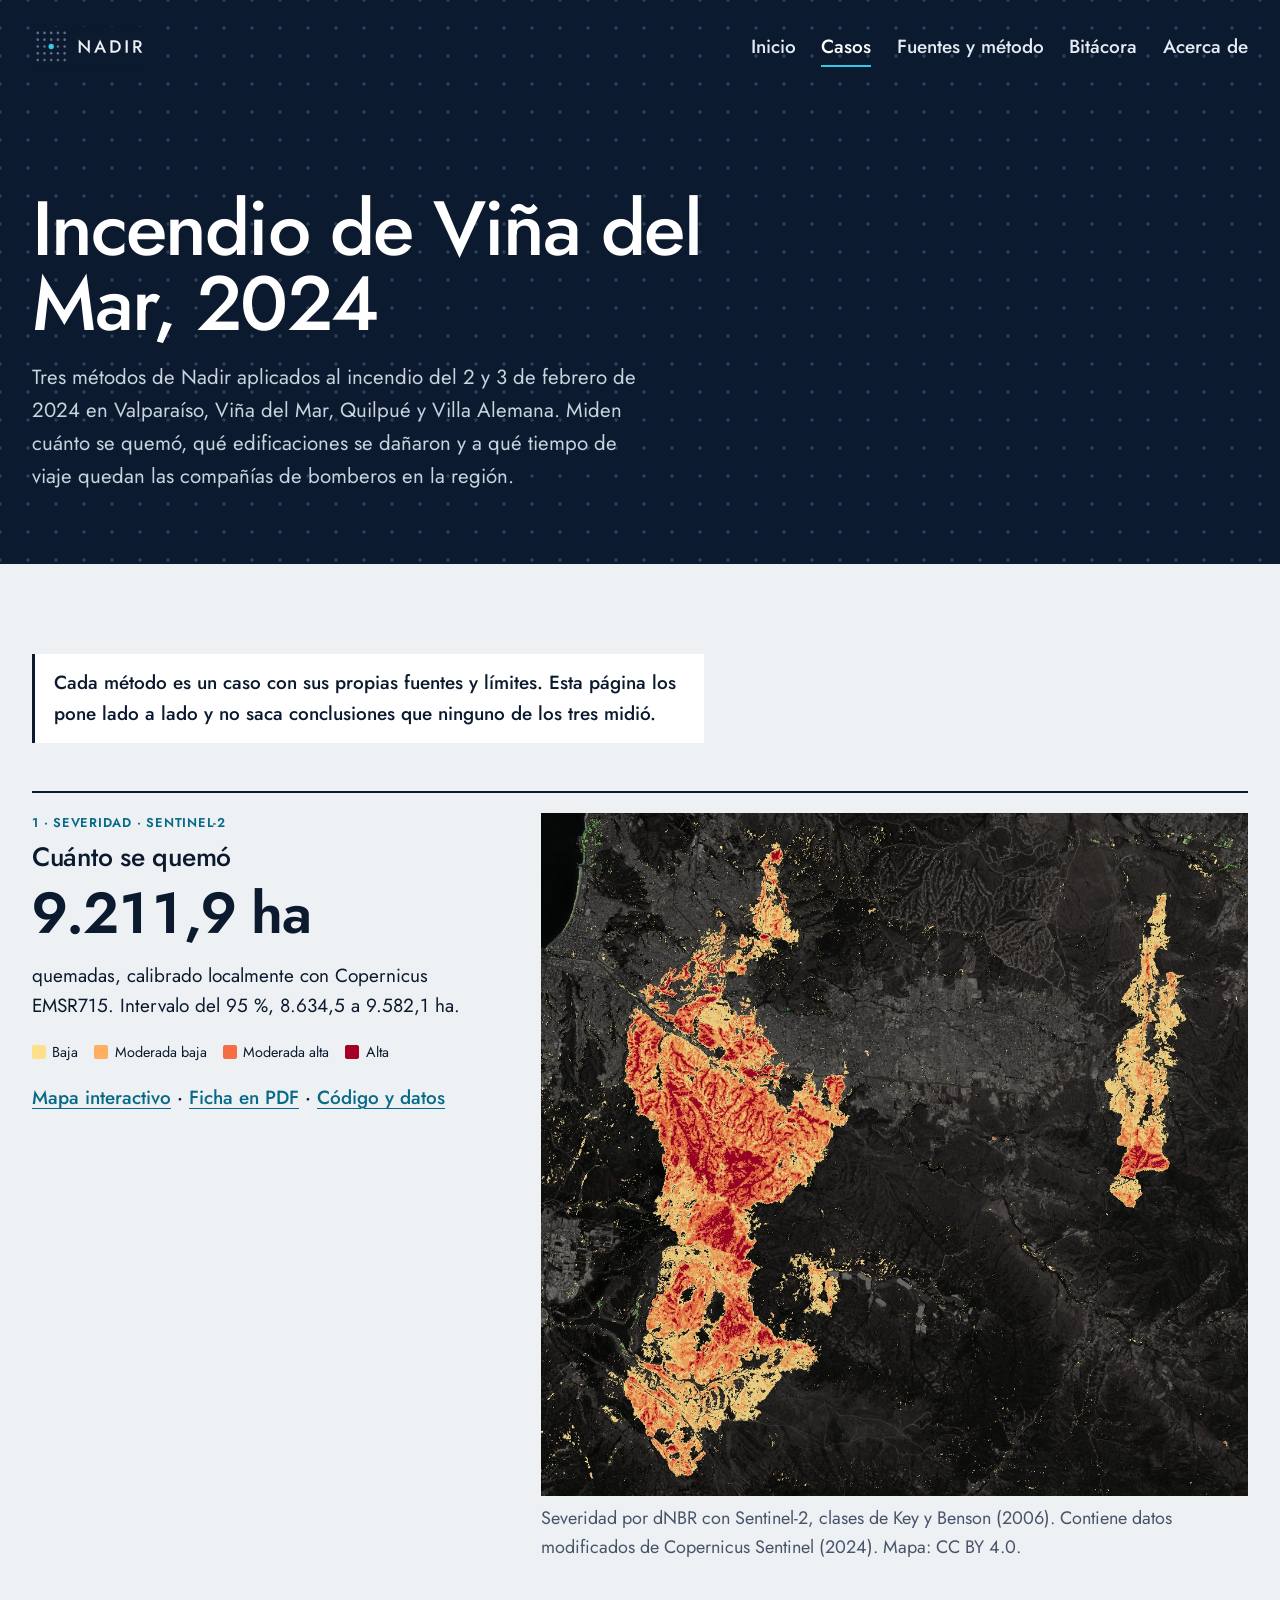
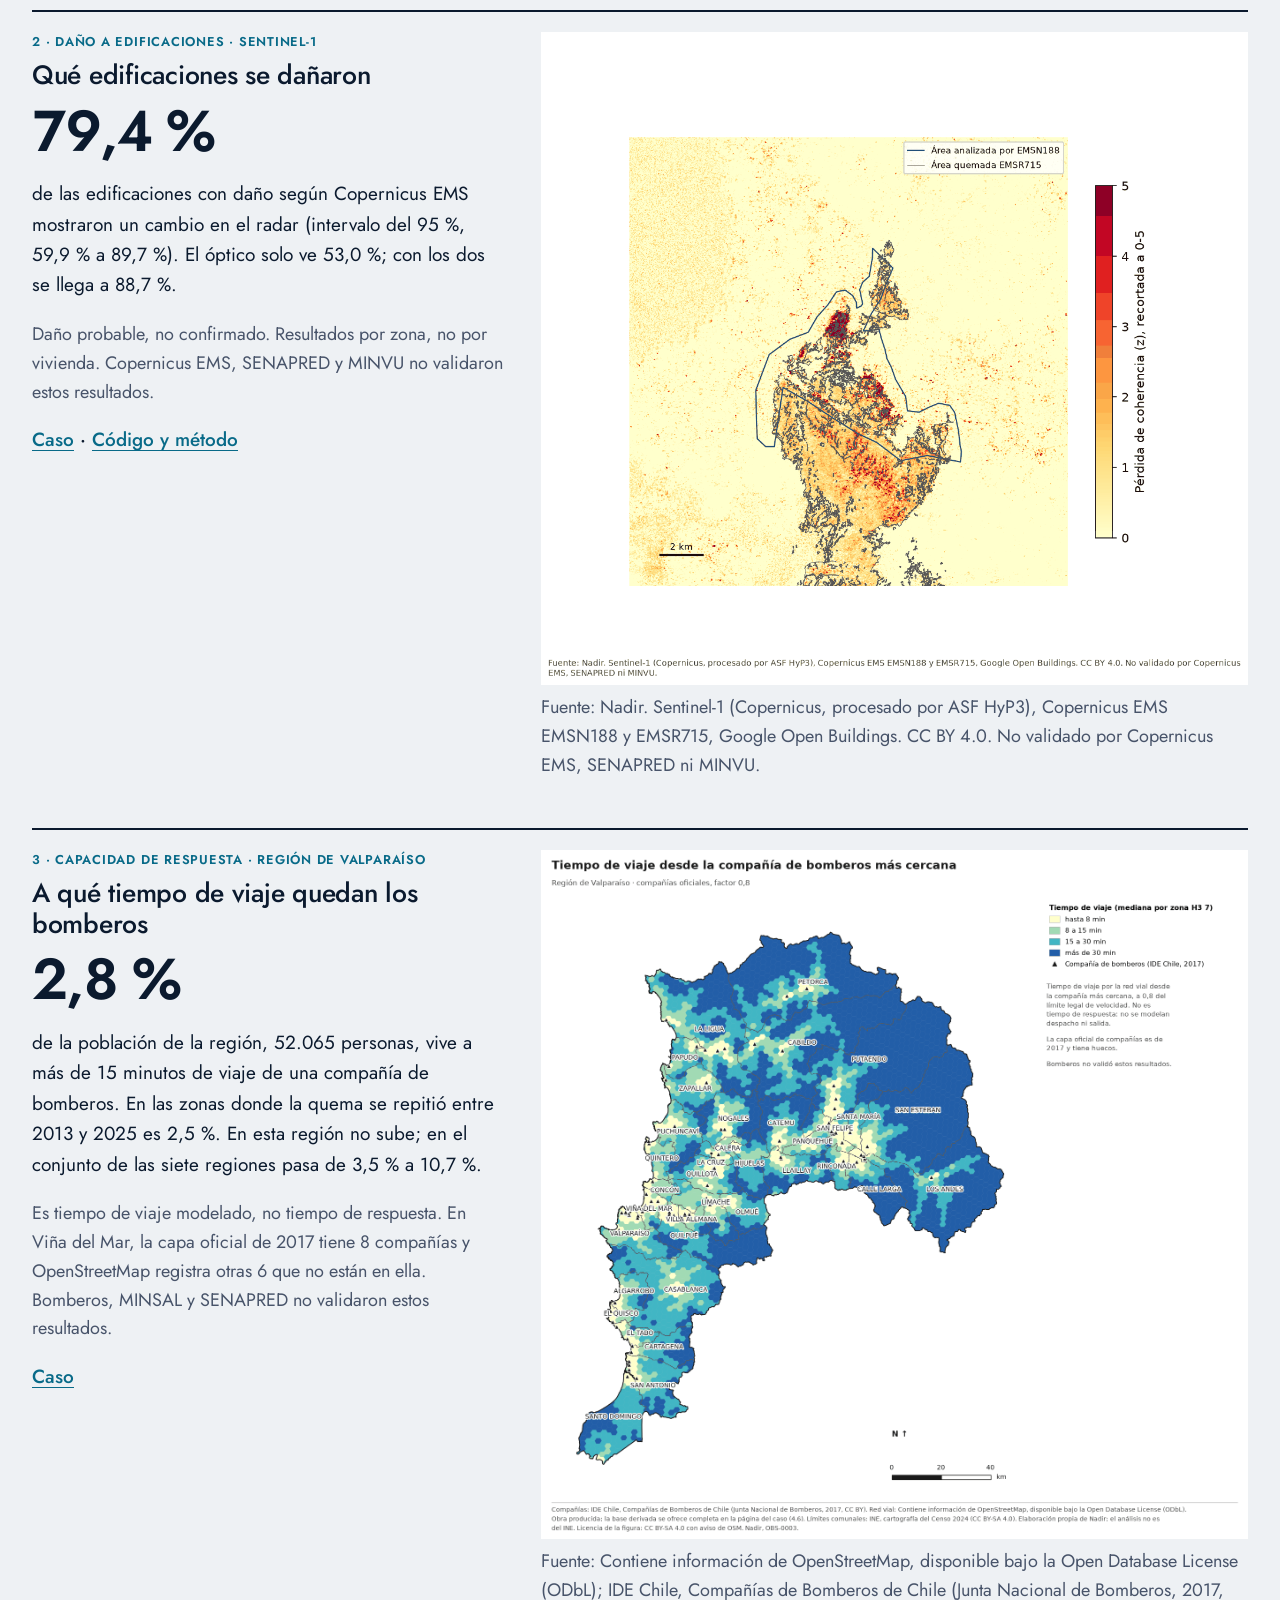
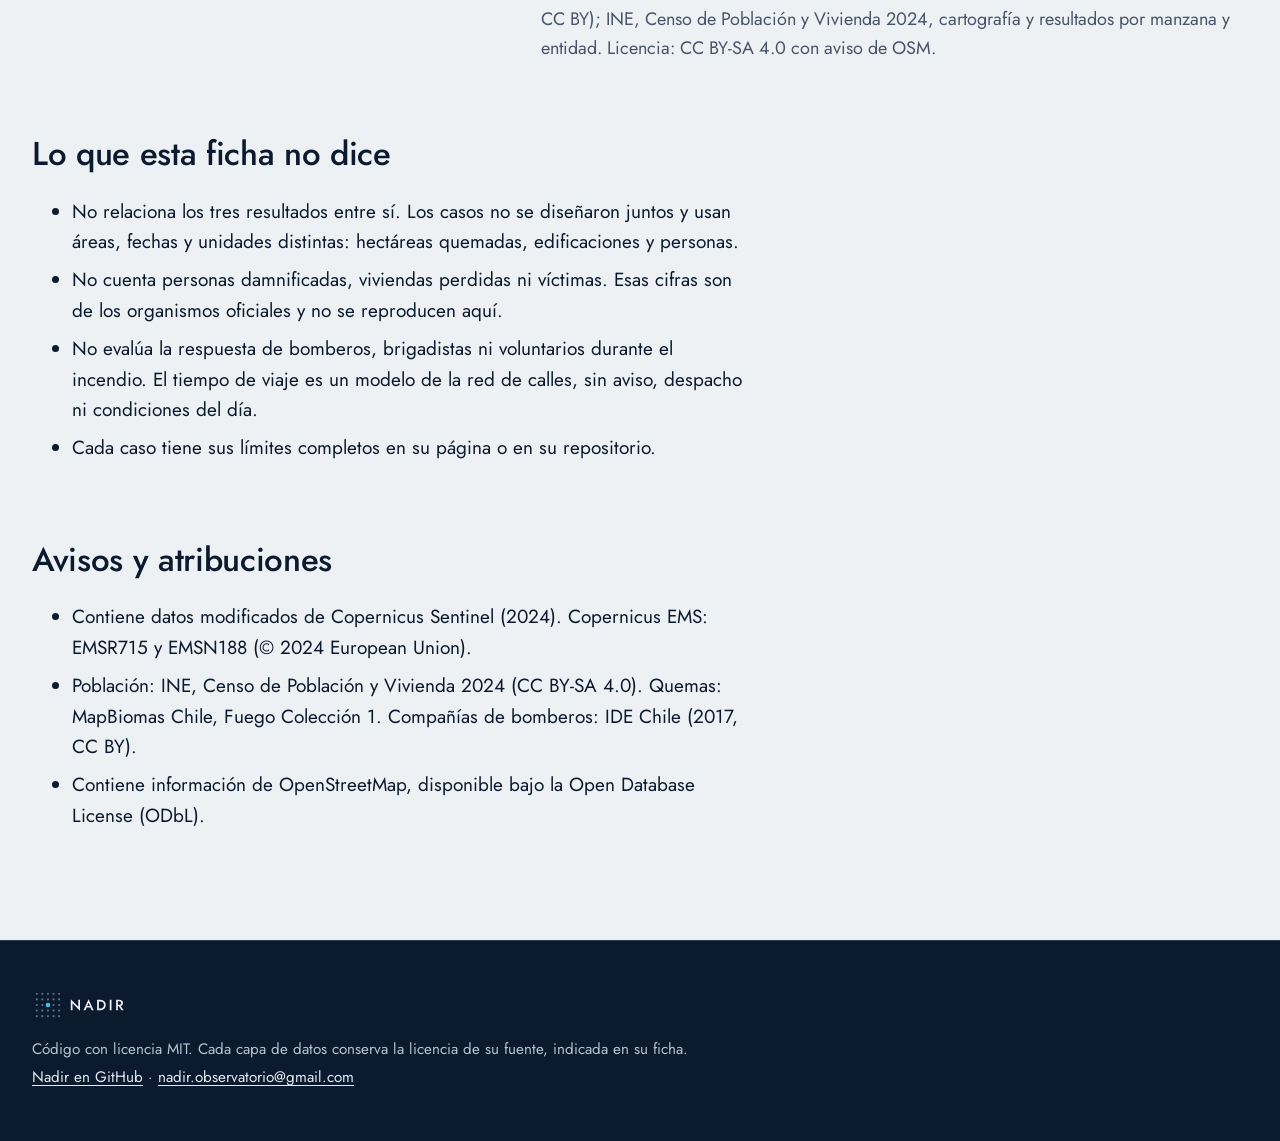
<file: vina-del-mar-2024.html>
<!doctype html>
<html lang="es">
<head>
<meta charset="utf-8">
<meta name="viewport" content="width=device-width, initial-scale=1">
<title>Incendio de Viña del Mar, 2024 · Nadir</title>
<meta name="description" content="Tres métodos de Nadir aplicados al incendio de Viña del Mar de 2024: severidad, daño a edificaciones y tiempo de viaje de bomberos.">
<meta name="referrer" content="no-referrer">
<meta name="theme-color" content="#0B1A2E">
<link rel="icon" href="favicon.svg" type="image/svg+xml">
<link rel="icon" href="favicon-32.png" sizes="32x32" type="image/png">
<link rel="apple-touch-icon" href="apple-touch-icon.png">
<link rel="stylesheet" href="css/nadir.css">
</head>
<body class="interior">
<a class="saltar" href="#contenido">Saltar al contenido</a>
<div class="campo oscuro">
<header class="barra">
  <a class="marca" href="index.html"><img src="img/nadir-sello-negativo.svg" alt="Nadir, inicio" width="132" height="40"></a>
  <nav aria-label="Principal"><ul><li><a href="index.html">Inicio</a></li><li><a href="casos.html" aria-current="page">Casos</a></li><li><a href="metodo.html">Fuentes y método</a></li><li><a href="bitacora.html">Bitácora</a></li><li><a href="acerca.html">Acerca de</a></li></ul></nav>
</header>
<section class="titular ancho"><h1>Incendio de Viña del Mar, 2024</h1><p>Tres métodos de Nadir aplicados al incendio del 2 y 3 de febrero de 2024 en Valparaíso, Viña del Mar, Quilpué y Villa Alemana. Miden cuánto se quemó, qué edificaciones se dañaron y a qué tiempo de viaje quedan las compañías de bomberos en la región.</p></section>
</div>
<main id="contenido">

<div class="claro ancho-completo"><div class="ancho">
<p class="aviso destacado">Cada método es un caso con sus propias fuentes y límites. Esta página los pone lado a lado y no saca conclusiones que ninguno de los tres midió.</p>

<section class="bloque" aria-labelledby="quemo">
  <div>
    <p class="eti-caso">1 · Severidad · Sentinel-2</p>
    <h2 id="quemo">Cuánto se quemó</h2>
    <p class="numero-medio">9.211,9 ha</p>
    <p>quemadas, calibrado localmente con Copernicus EMSR715. Intervalo del 95 %, 8.634,5 a 9.582,1 ha.</p>
    <ul class="leyenda-sev" aria-label="Clases de severidad"><li><i style="background:#FEE08B"></i>Baja</li><li><i style="background:#FDAE61"></i>Moderada baja</li><li><i style="background:#F46D43"></i>Moderada alta</li><li><i style="background:#A50026"></i>Alta</li></ul>
    <p class="enlaces"><a href="incendios-severidad/">Mapa interactivo</a> · <a href="https://github.com/Nadir-Observatorio/incendios-severidad/blob/main/ficha/ficha.pdf">Ficha en PDF</a> · <a href="https://github.com/Nadir-Observatorio/incendios-severidad">Código y datos</a></p>
  </div>
  <figure class="fig-dato"><img src="img/vina-severidad.jpg" alt="Mapa de severidad del fuego con Sentinel-2 sobre la imagen posterior oscurecida, en amarillo, naranjo y rojo de baja a alta severidad" width="1200" height="1159">
    <figcaption>Severidad por dNBR con Sentinel-2, clases de Key y Benson (2006). Contiene datos modificados de Copernicus Sentinel (2024). Mapa: CC BY 4.0.</figcaption></figure>
</section>

<section class="bloque" aria-labelledby="dano">
  <div>
    <p class="eti-caso">2 · Daño a edificaciones · Sentinel-1</p>
    <h2 id="dano">Qué edificaciones se dañaron</h2>
    <p class="numero-medio">79,4 %</p>
    <p>de las edificaciones con daño según Copernicus EMS mostraron un cambio en el radar (intervalo del 95 %, 59,9 % a 89,7 %). El óptico solo ve 53,0 %; con los dos se llega a 88,7 %.</p>
    <p class="nota">Daño probable, no confirmado. Resultados por zona, no por vivienda. Copernicus EMS, SENAPRED y MINVU no validaron estos resultados.</p>
    <p class="enlaces"><a href="dano-edificaciones.html">Caso</a> · <a href="https://github.com/Nadir-Observatorio/incendios-dano-edificaciones">Código y método</a></p>
  </div>
  <figure class="fig-dato"><img src="casos/dano-edificaciones/figuras/fig_coherencia_z.png" alt="Mapa de la pérdida de coherencia del radar Sentinel-1 entre antes y después del incendio en Viña del Mar y alrededores, con el contorno del área analizada por Copernicus EMSN188 y el área quemada de EMSR715." width="1200" height="1110" loading="lazy">
    <figcaption>Fuente: Nadir. Sentinel-1 (Copernicus, procesado por ASF HyP3), Copernicus EMS EMSN188 y EMSR715, Google Open Buildings. CC BY 4.0. No validado por Copernicus EMS, SENAPRED ni MINVU.</figcaption></figure>
</section>

<section class="bloque" aria-labelledby="viaje">
  <div>
    <p class="eti-caso">3 · Capacidad de respuesta · región de Valparaíso</p>
    <h2 id="viaje">A qué tiempo de viaje quedan los bomberos</h2>
    <p class="numero-medio">2,8 %</p>
    <p>de la población de la región, 52.065 personas, vive a más de 15 minutos de viaje de una compañía de bomberos. En las zonas donde la quema se repitió entre 2013 y 2025 es 2,5 %. En esta región no sube; en el conjunto de las siete regiones pasa de 3,5 % a 10,7 %.</p>
    <p class="nota">Es tiempo de viaje modelado, no tiempo de respuesta. En Viña del Mar, la capa oficial de 2017 tiene 8 compañías y OpenStreetMap registra otras 6 que no están en ella. Bomberos, MINSAL y SENAPRED no validaron estos resultados.</p>
    <p class="enlaces"><a href="capacidad-respuesta.html">Caso</a></p>
  </div>
  <figure class="fig-dato"><img src="casos/capacidad-respuesta/figuras/fig_r05_tiempo_bomberos.png" alt="Mapa de la Región de Valparaíso con sus comunas rotuladas, coloreado por tiempo de viaje desde la compañía de bomberos más cercana en cuatro clases, de claro (cerca) a azul oscuro (lejos), con las compañías oficiales como triángulos." width="1600" height="1561" loading="lazy">
    <figcaption>Fuente: Contiene información de OpenStreetMap, disponible bajo la Open Database License (ODbL); IDE Chile, Compañías de Bomberos de Chile (Junta Nacional de Bomberos, 2017, CC BY); INE, Censo de Población y Vivienda 2024, cartografía y resultados por manzana y entidad. Licencia: CC BY-SA 4.0 con aviso de OSM.</figcaption></figure>
</section>

<section aria-labelledby="nosabe">
  <h2 id="nosabe">Lo que esta ficha no dice</h2>
  <ul class="avisos">
    <li>No relaciona los tres resultados entre sí. Los casos no se diseñaron juntos y usan áreas, fechas y unidades distintas: hectáreas quemadas, edificaciones y personas.</li>
    <li>No cuenta personas damnificadas, viviendas perdidas ni víctimas. Esas cifras son de los organismos oficiales y no se reproducen aquí.</li>
    <li>No evalúa la respuesta de bomberos, brigadistas ni voluntarios durante el incendio. El tiempo de viaje es un modelo de la red de calles, sin aviso, despacho ni condiciones del día.</li>
    <li>Cada caso tiene sus límites completos en su página o en su repositorio.</li>
  </ul>
</section>

<section aria-labelledby="avisos">
  <h2 id="avisos">Avisos y atribuciones</h2>
  <ul class="avisos">
    <li>Contiene datos modificados de Copernicus Sentinel (2024). Copernicus EMS: EMSR715 y EMSN188 (© 2024 European Union).</li>
    <li>Población: INE, Censo de Población y Vivienda 2024 (CC BY-SA 4.0). Quemas: MapBiomas Chile, Fuego Colección 1. Compañías de bomberos: IDE Chile (2017, CC BY).</li>
    <li>Contiene información de OpenStreetMap, disponible bajo la Open Database License (ODbL).</li>
  </ul>
</section>
</div></div>

</main>
<footer class="pie oscuro">
  <div class="ancho">
    <img src="img/nadir-sello-negativo.svg" alt="" width="106" height="32">
    <p>Código con licencia MIT. Cada capa de datos conserva la licencia de su fuente, indicada en su ficha.</p>
    <p><a href="https://github.com/Nadir-Observatorio">Nadir en GitHub</a> · <a href="mailto:nadir.observatorio@gmail.com">nadir.observatorio@gmail.com</a></p>
  </div>
</footer>
</body>
</html>
</file>
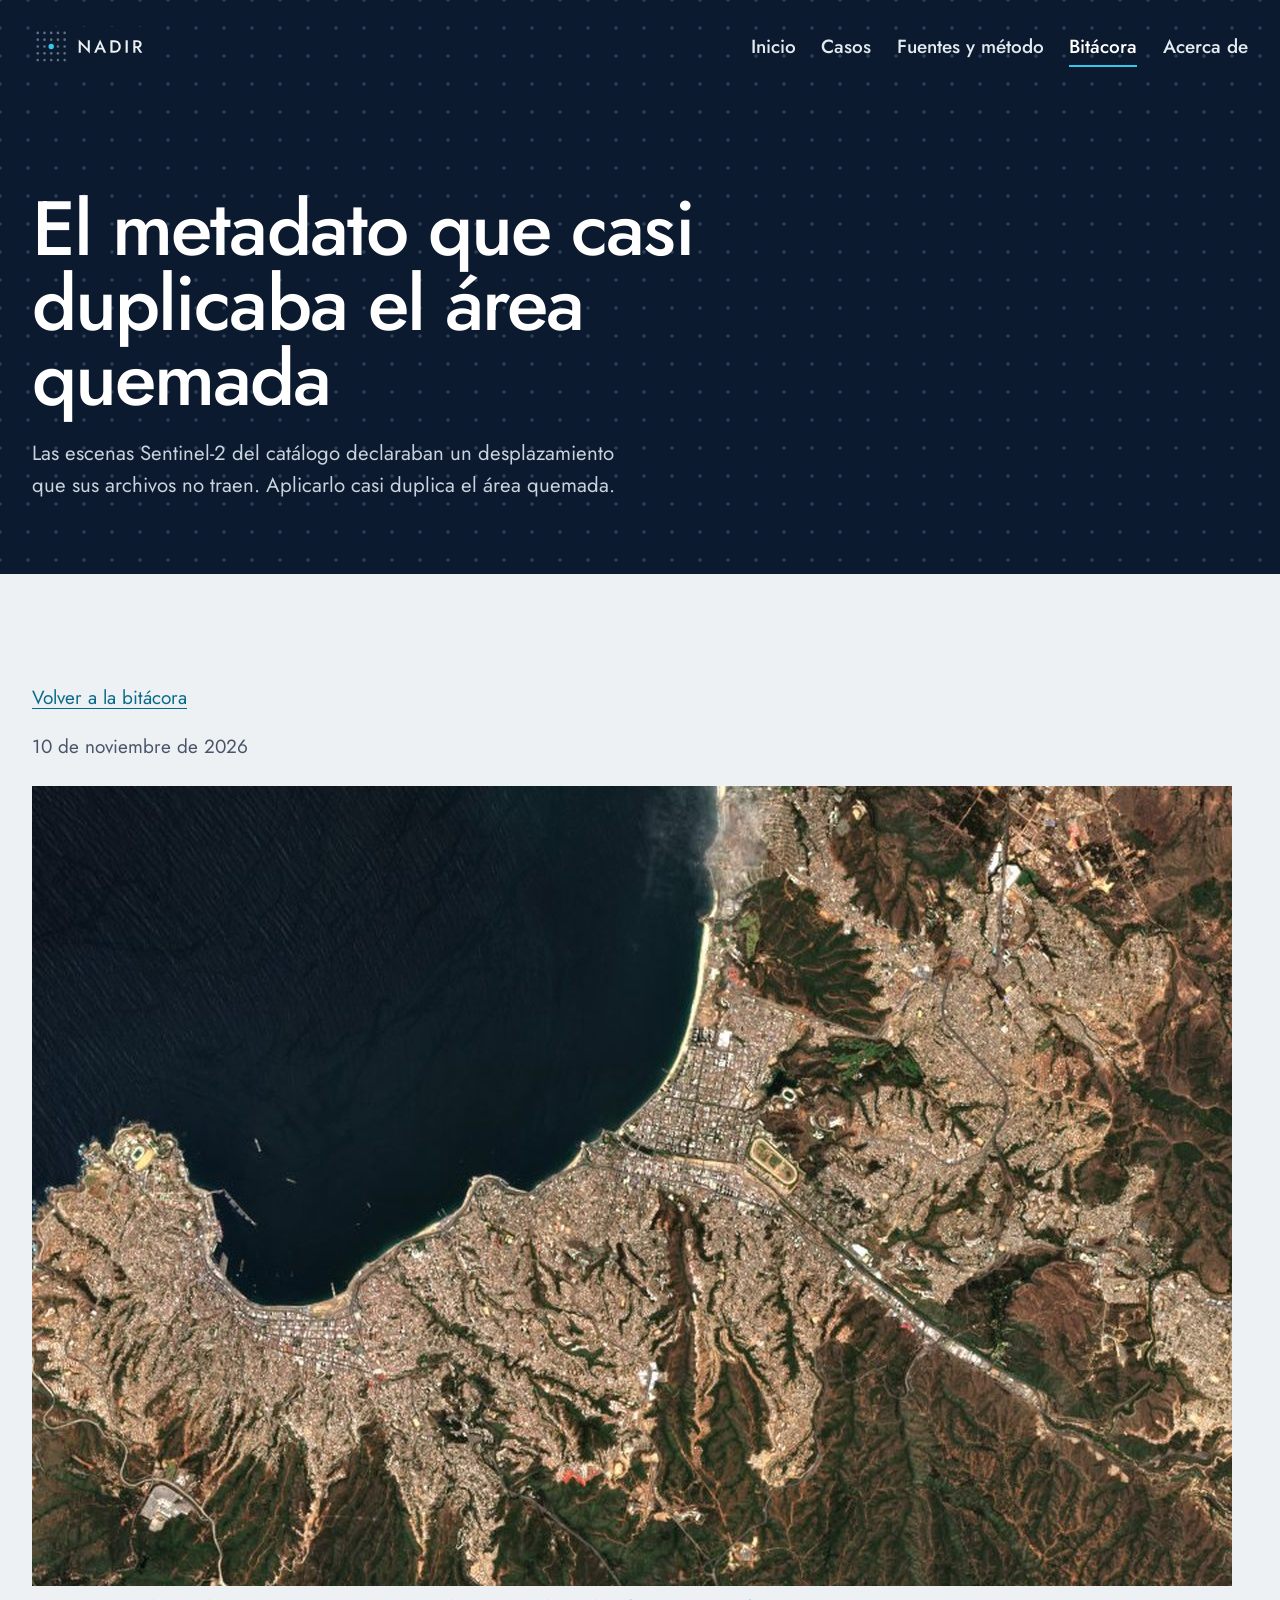
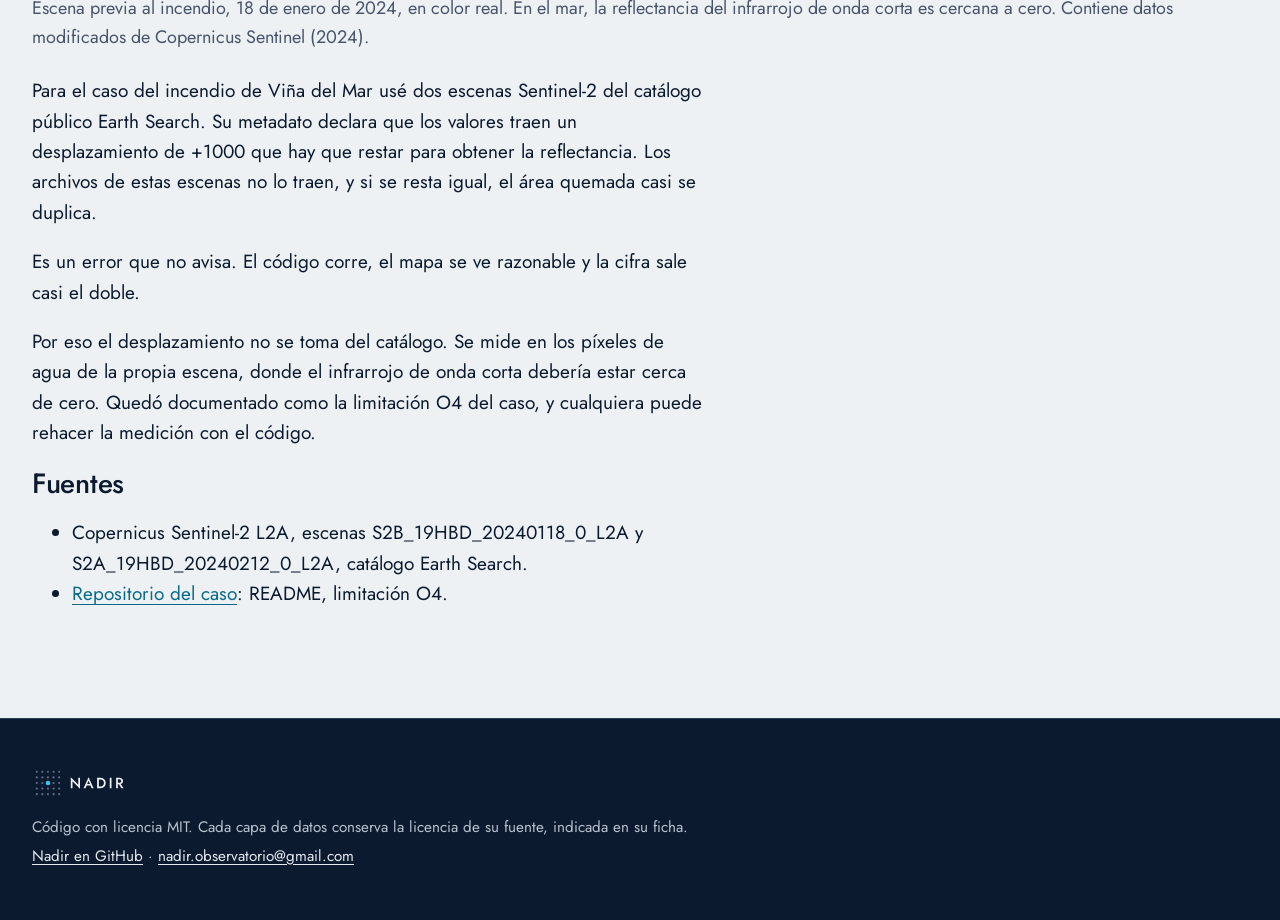
<file: bitacora/2026-11-10-desplazamiento-del-catalogo.html>
<!doctype html>
<html lang="es">
<head>
<meta charset="utf-8">
<meta name="viewport" content="width=device-width, initial-scale=1">
<title>El metadato que casi duplicaba el área quemada · Nadir</title>
<meta name="description" content="Las escenas Sentinel-2 del catálogo declaraban un desplazamiento que sus archivos no traen. Aplicarlo casi duplica el área quemada.">
<meta name="referrer" content="no-referrer">
<meta name="theme-color" content="#0B1A2E">
<link rel="icon" href="../favicon.svg" type="image/svg+xml">
<link rel="icon" href="../favicon-32.png" sizes="32x32" type="image/png">
<link rel="apple-touch-icon" href="../apple-touch-icon.png">
<link rel="stylesheet" href="../css/nadir.css">
</head>
<body class="interior">
<a class="saltar" href="#contenido">Saltar al contenido</a>
<div class="campo oscuro">
<header class="barra">
  <a class="marca" href="../index.html"><img src="../img/nadir-sello-negativo.svg" alt="Nadir, inicio" width="132" height="40"></a>
  <nav aria-label="Principal"><ul><li><a href="../index.html">Inicio</a></li><li><a href="../casos.html">Casos</a></li><li><a href="../metodo.html">Fuentes y método</a></li><li><a href="../bitacora.html" aria-current="page">Bitácora</a></li><li><a href="../acerca.html">Acerca de</a></li></ul></nav>
</header>
<section class="titular ancho"><h1>El metadato que casi duplicaba el área quemada</h1><p>Las escenas Sentinel-2 del catálogo declaraban un desplazamiento que sus archivos no traen. Aplicarlo casi duplica el área quemada.</p></section>
</div>
<main id="contenido">

<div class="claro ancho-completo"><div class="ancho texto-largo">
<p><a href="../bitacora.html">Volver a la bitácora</a></p>
<article>
  <p class="fecha"><time datetime="2026-11-10">10 de noviembre de 2026</time></p>
  <figure>
    <img src="../img/bitacora/2026-11-10-desplazamiento-del-catalogo.jpg" alt="Escena Sentinel-2 del 18 de enero de 2024: la costa de Valparaíso y Viña del Mar, con el mar en azul oscuro" width="1200" height="800">
    <figcaption>Escena previa al incendio, 18 de enero de 2024, en color real. En el mar, la reflectancia del infrarrojo de onda corta es cercana a cero. Contiene datos modificados de Copernicus Sentinel (2024).</figcaption>
  </figure>
  <p>Para el caso del incendio de Viña del Mar usé dos escenas Sentinel-2 del catálogo público Earth Search. Su metadato declara que los valores traen un desplazamiento de +1000 que hay que restar para obtener la reflectancia. Los archivos de estas escenas no lo traen, y si se resta igual, el área quemada casi se duplica.</p>
  <p>Es un error que no avisa. El código corre, el mapa se ve razonable y la cifra sale casi el doble.</p>
  <p>Por eso el desplazamiento no se toma del catálogo. Se mide en los píxeles de agua de la propia escena, donde el infrarrojo de onda corta debería estar cerca de cero. Quedó documentado como la limitación O4 del caso, y cualquiera puede rehacer la medición con el código.</p>
  <h2>Fuentes</h2>
  <ul>
    <li>Copernicus Sentinel-2 L2A, escenas S2B_19HBD_20240118_0_L2A y S2A_19HBD_20240212_0_L2A, catálogo Earth Search.</li>
    <li><a href="https://github.com/Nadir-Observatorio/incendios-severidad">Repositorio del caso</a>: README, limitación O4.</li>
  </ul>
</article>
</div></div>

</main>
<footer class="pie oscuro">
  <div class="ancho">
    <img src="../img/nadir-sello-negativo.svg" alt="" width="106" height="32">
    <p>Código con licencia MIT. Cada capa de datos conserva la licencia de su fuente, indicada en su ficha.</p>
    <p><a href="https://github.com/Nadir-Observatorio">Nadir en GitHub</a> · <a href="mailto:nadir.observatorio@gmail.com">nadir.observatorio@gmail.com</a></p>
  </div>
</footer>
</body>
</html>
</file>
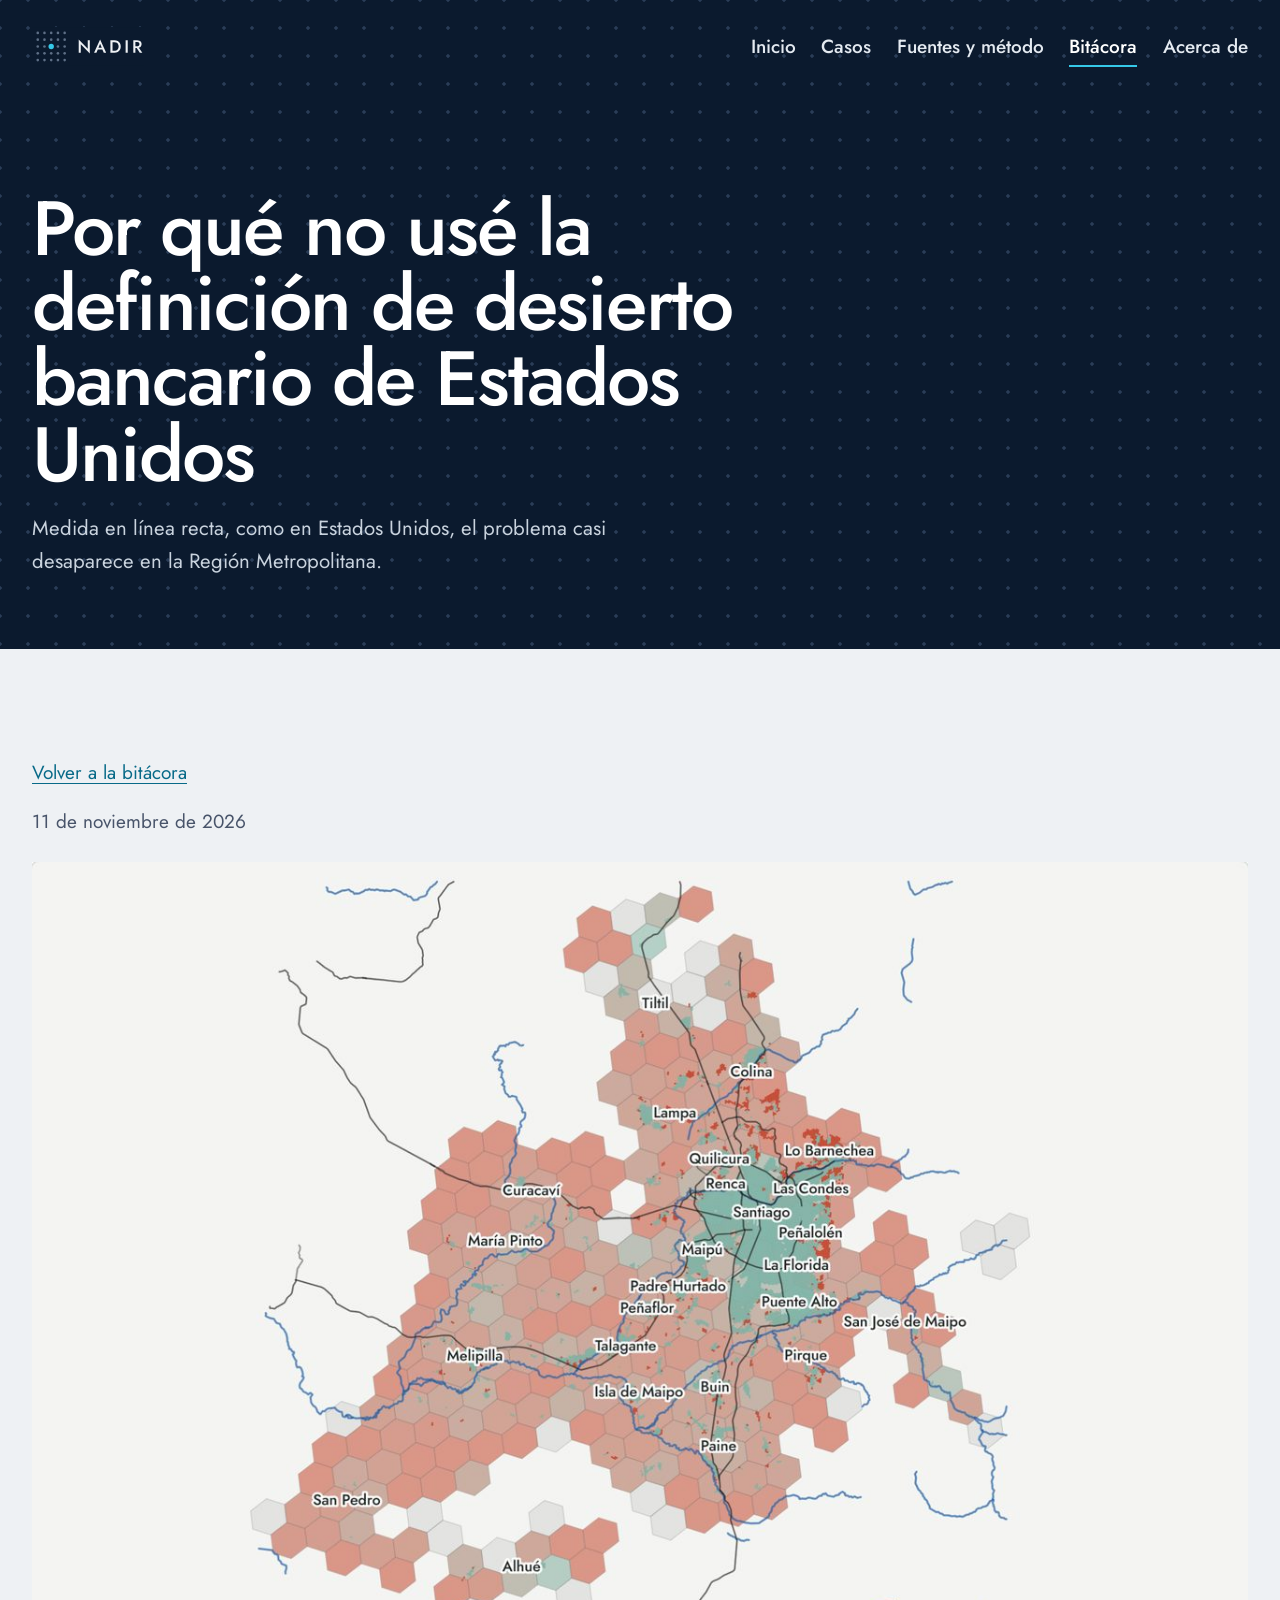
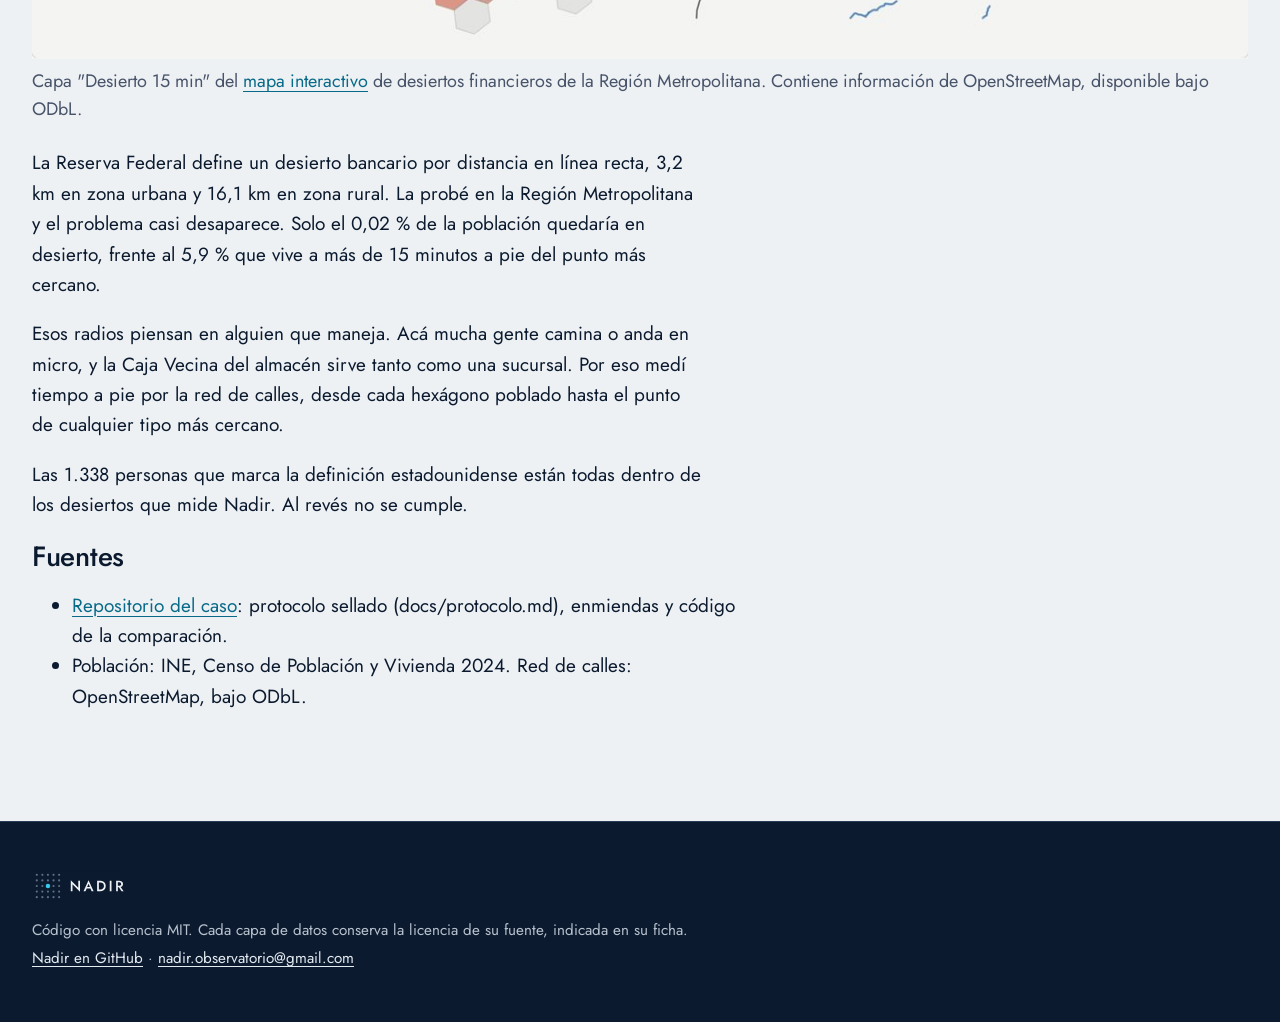
<file: bitacora/2026-11-11-definicion-de-desierto-bancario.html>
<!doctype html>
<html lang="es">
<head>
<meta charset="utf-8">
<meta name="viewport" content="width=device-width, initial-scale=1">
<title>Por qué no usé la definición de desierto bancario de Estados Unidos · Nadir</title>
<meta name="description" content="Medida en línea recta, como en Estados Unidos, el problema casi desaparece en la Región Metropolitana.">
<meta name="referrer" content="no-referrer">
<meta name="theme-color" content="#0B1A2E">
<link rel="icon" href="../favicon.svg" type="image/svg+xml">
<link rel="icon" href="../favicon-32.png" sizes="32x32" type="image/png">
<link rel="apple-touch-icon" href="../apple-touch-icon.png">
<link rel="stylesheet" href="../css/nadir.css">
</head>
<body class="interior">
<a class="saltar" href="#contenido">Saltar al contenido</a>
<div class="campo oscuro">
<header class="barra">
  <a class="marca" href="../index.html"><img src="../img/nadir-sello-negativo.svg" alt="Nadir, inicio" width="132" height="40"></a>
  <nav aria-label="Principal"><ul><li><a href="../index.html">Inicio</a></li><li><a href="../casos.html">Casos</a></li><li><a href="../metodo.html">Fuentes y método</a></li><li><a href="../bitacora.html" aria-current="page">Bitácora</a></li><li><a href="../acerca.html">Acerca de</a></li></ul></nav>
</header>
<section class="titular ancho"><h1>Por qué no usé la definición de desierto bancario de Estados Unidos</h1><p>Medida en línea recta, como en Estados Unidos, el problema casi desaparece en la Región Metropolitana.</p></section>
</div>
<main id="contenido">

<div class="claro ancho-completo"><div class="ancho texto-largo">
<p><a href="../bitacora.html">Volver a la bitácora</a></p>
<article>
  <p class="fecha"><time datetime="2026-11-11">11 de noviembre de 2026</time></p>
  <figure>
    <img src="../img/bitacora/2026-11-11-definicion-de-desierto-bancario.jpg" alt="Mapa de la Región Metropolitana en hexágonos que distingue las zonas donde el punto más cercano para sacar dinero queda a más de 15 minutos a pie" width="1300" height="852">
    <figcaption>Capa "Desierto 15 min" del <a href="https://nadir-observatorio.github.io/exclusion-desiertos-financieros/visor/">mapa interactivo</a> de desiertos financieros de la Región Metropolitana. Contiene información de OpenStreetMap, disponible bajo ODbL.</figcaption>
  </figure>
  <p>La Reserva Federal define un desierto bancario por distancia en línea recta, 3,2 km en zona urbana y 16,1 km en zona rural. La probé en la Región Metropolitana y el problema casi desaparece. Solo el 0,02 % de la población quedaría en desierto, frente al 5,9 % que vive a más de 15 minutos a pie del punto más cercano.</p>
  <p>Esos radios piensan en alguien que maneja. Acá mucha gente camina o anda en micro, y la Caja Vecina del almacén sirve tanto como una sucursal. Por eso medí tiempo a pie por la red de calles, desde cada hexágono poblado hasta el punto de cualquier tipo más cercano.</p>
  <p>Las 1.338 personas que marca la definición estadounidense están todas dentro de los desiertos que mide Nadir. Al revés no se cumple.</p>
  <h2>Fuentes</h2>
  <ul>
    <li><a href="https://github.com/Nadir-Observatorio/exclusion-desiertos-financieros">Repositorio del caso</a>: protocolo sellado (docs/protocolo.md), enmiendas y código de la comparación.</li>
    <li>Población: INE, Censo de Población y Vivienda 2024. Red de calles: OpenStreetMap, bajo ODbL.</li>
  </ul>
</article>
</div></div>

</main>
<footer class="pie oscuro">
  <div class="ancho">
    <img src="../img/nadir-sello-negativo.svg" alt="" width="106" height="32">
    <p>Código con licencia MIT. Cada capa de datos conserva la licencia de su fuente, indicada en su ficha.</p>
    <p><a href="https://github.com/Nadir-Observatorio">Nadir en GitHub</a> · <a href="mailto:nadir.observatorio@gmail.com">nadir.observatorio@gmail.com</a></p>
  </div>
</footer>
</body>
</html>
</file>
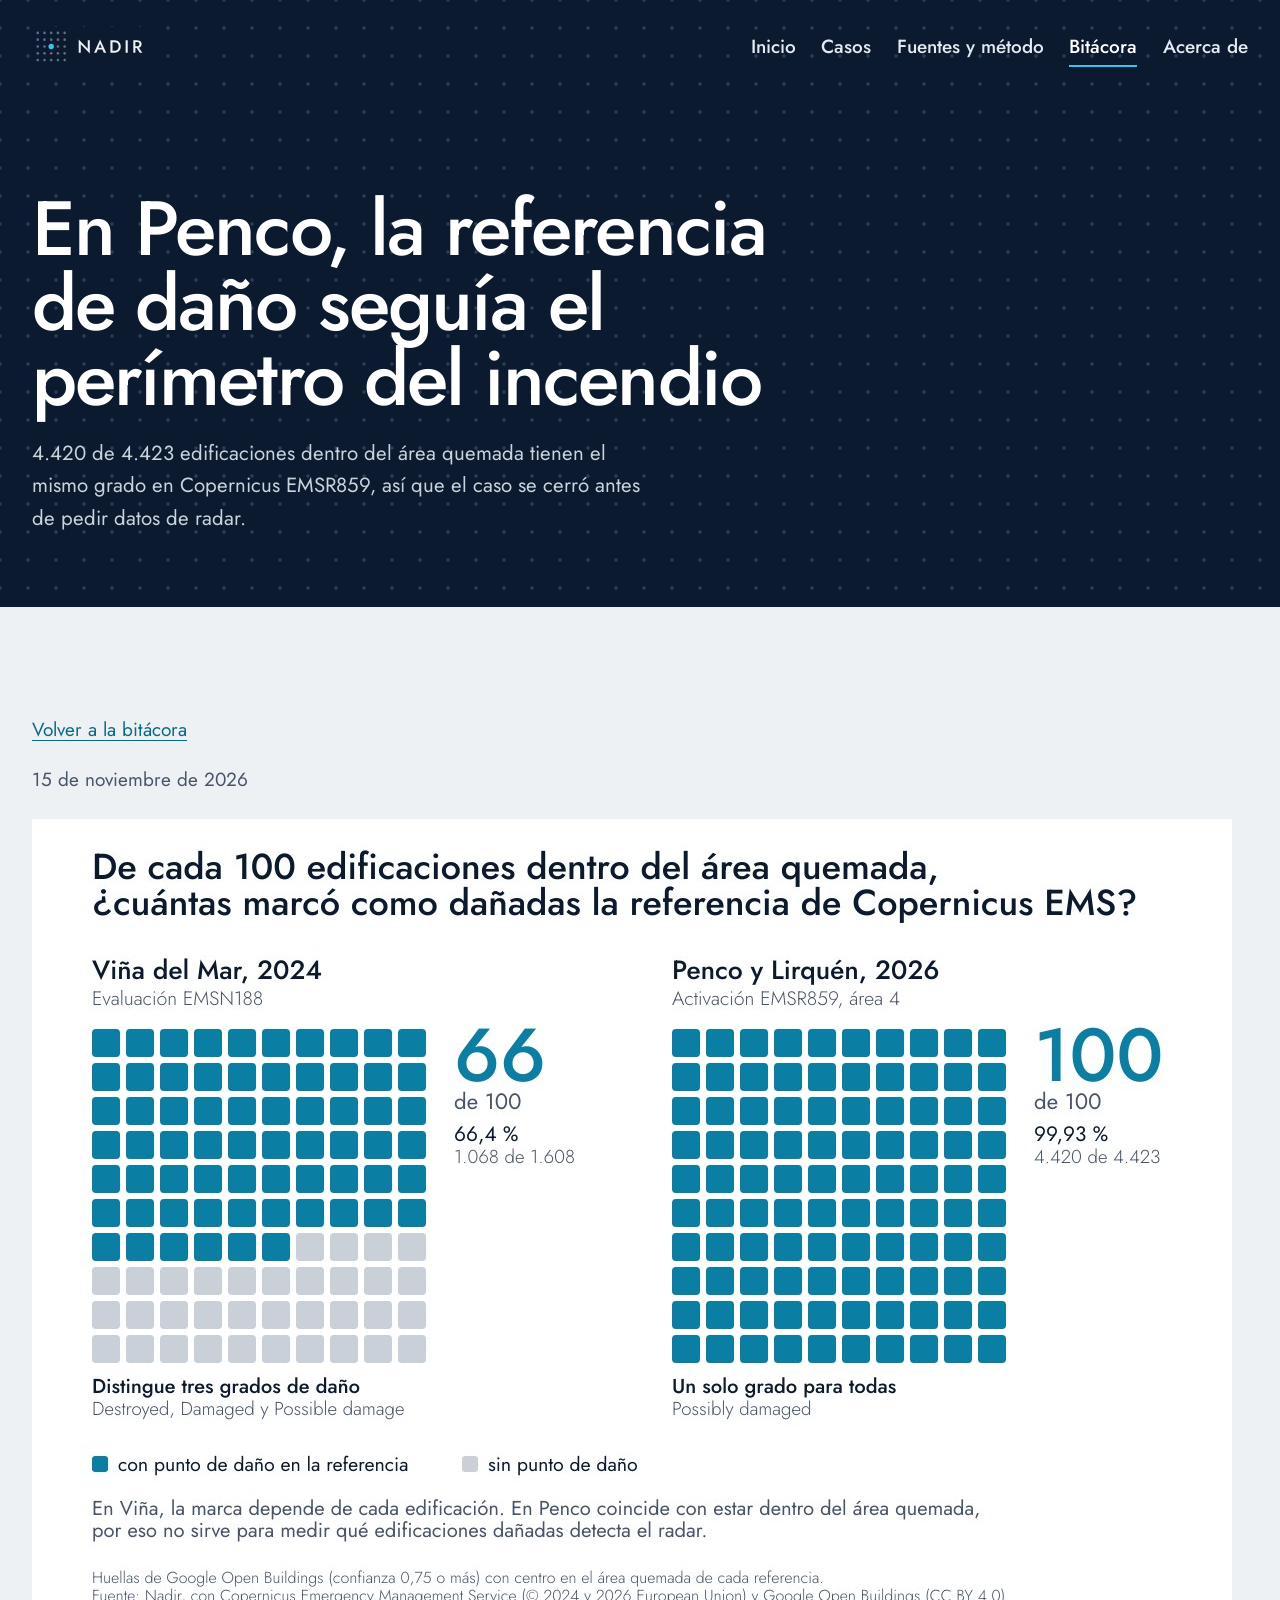
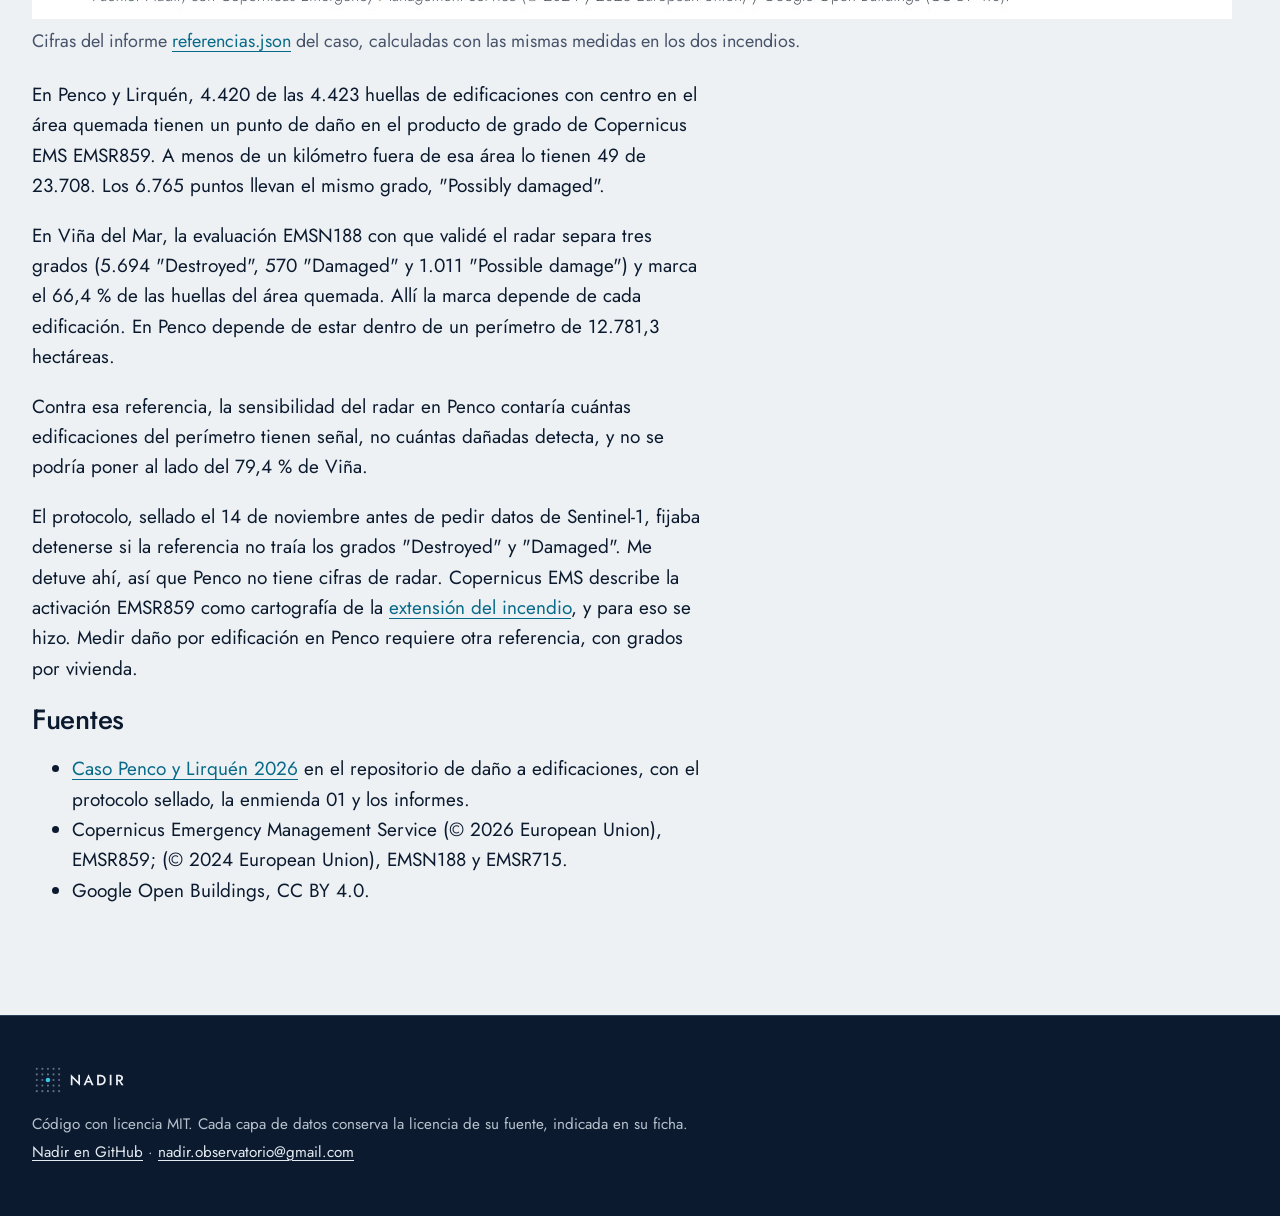
<file: bitacora/2026-11-15-referencia-de-dano-en-penco.html>
<!doctype html>
<html lang="es">
<head>
<meta charset="utf-8">
<meta name="viewport" content="width=device-width, initial-scale=1">
<title>En Penco, la referencia de daño seguía el perímetro del incendio · Nadir</title>
<meta name="description" content="4.420 de 4.423 edificaciones dentro del área quemada tienen el mismo grado en Copernicus EMSR859, así que el caso se cerró antes de pedir datos de radar.">
<meta name="referrer" content="no-referrer">
<meta name="theme-color" content="#0B1A2E">
<link rel="icon" href="../favicon.svg" type="image/svg+xml">
<link rel="icon" href="../favicon-32.png" sizes="32x32" type="image/png">
<link rel="apple-touch-icon" href="../apple-touch-icon.png">
<link rel="stylesheet" href="../css/nadir.css">
</head>
<body class="interior">
<a class="saltar" href="#contenido">Saltar al contenido</a>
<div class="campo oscuro">
<header class="barra">
  <a class="marca" href="../index.html"><img src="../img/nadir-sello-negativo.svg" alt="Nadir, inicio" width="132" height="40"></a>
  <nav aria-label="Principal"><ul><li><a href="../index.html">Inicio</a></li><li><a href="../casos.html">Casos</a></li><li><a href="../metodo.html">Fuentes y método</a></li><li><a href="../bitacora.html" aria-current="page">Bitácora</a></li><li><a href="../acerca.html">Acerca de</a></li></ul></nav>
</header>
<section class="titular ancho"><h1>En Penco, la referencia de daño seguía el perímetro del incendio</h1><p>4.420 de 4.423 edificaciones dentro del área quemada tienen el mismo grado en Copernicus EMSR859, así que el caso se cerró antes de pedir datos de radar.</p></section>
</div>
<main id="contenido">

<div class="claro ancho-completo"><div class="ancho texto-largo">
<p><a href="../bitacora.html">Volver a la bitácora</a></p>
<article>
  <p class="fecha"><time datetime="2026-11-15">15 de noviembre de 2026</time></p>
  <figure>
    <img src="../img/bitacora/2026-11-15-referencia-de-dano-en-penco.jpg" alt="Dos cuadrículas de 100 edificaciones dentro del área quemada. En Viña del Mar la referencia marca como dañadas 66 de cada 100 y distingue tres grados de daño. En Penco y Lirquén marca 100 de cada 100, todas con el grado Possibly damaged." width="1200" height="800">
    <figcaption>Cifras del informe <a href="https://github.com/Nadir-Observatorio/incendios-dano-edificaciones/blob/main/casos/penco-2026/derivados/t03c/referencias.json">referencias.json</a> del caso, calculadas con las mismas medidas en los dos incendios.</figcaption>
  </figure>
  <p>En Penco y Lirquén, 4.420 de las 4.423 huellas de edificaciones con centro en el área quemada tienen un punto de daño en el producto de grado de Copernicus EMS EMSR859. A menos de un kilómetro fuera de esa área lo tienen 49 de 23.708. Los 6.765 puntos llevan el mismo grado, "Possibly damaged".</p>
  <p>En Viña del Mar, la evaluación EMSN188 con que validé el radar separa tres grados (5.694 "Destroyed", 570 "Damaged" y 1.011 "Possible damage") y marca el 66,4 % de las huellas del área quemada. Allí la marca depende de cada edificación. En Penco depende de estar dentro de un perímetro de 12.781,3 hectáreas.</p>
  <p>Contra esa referencia, la sensibilidad del radar en Penco contaría cuántas edificaciones del perímetro tienen señal, no cuántas dañadas detecta, y no se podría poner al lado del 79,4 % de Viña.</p>
  <p>El protocolo, sellado el 14 de noviembre antes de pedir datos de Sentinel-1, fijaba detenerse si la referencia no traía los grados "Destroyed" y "Damaged". Me detuve ahí, así que Penco no tiene cifras de radar. Copernicus EMS describe la activación EMSR859 como cartografía de la <a href="https://mapping.emergency.copernicus.eu/news/wildfires-in-the-biobio-and-nuble-regions-chile-emsr859/">extensión del incendio</a>, y para eso se hizo. Medir daño por edificación en Penco requiere otra referencia, con grados por vivienda.</p>
  <h2>Fuentes</h2>
  <ul>
    <li><a href="https://github.com/Nadir-Observatorio/incendios-dano-edificaciones/tree/main/casos/penco-2026">Caso Penco y Lirquén 2026</a> en el repositorio de daño a edificaciones, con el protocolo sellado, la enmienda 01 y los informes.</li>
    <li>Copernicus Emergency Management Service (© 2026 European Union), EMSR859; (© 2024 European Union), EMSN188 y EMSR715.</li>
    <li>Google Open Buildings, CC BY 4.0.</li>
  </ul>
</article>
</div></div>

</main>
<footer class="pie oscuro">
  <div class="ancho">
    <img src="../img/nadir-sello-negativo.svg" alt="" width="106" height="32">
    <p>Código con licencia MIT. Cada capa de datos conserva la licencia de su fuente, indicada en su ficha.</p>
    <p><a href="https://github.com/Nadir-Observatorio">Nadir en GitHub</a> · <a href="mailto:nadir.observatorio@gmail.com">nadir.observatorio@gmail.com</a></p>
  </div>
</footer>
</body>
</html>
</file>
<file: css/nadir.css>
/* Nadir: hoja de estilos del sitio. Colores y tipografía de la guía de marca. */
@font-face { font-family: "Jost"; font-weight: 300; font-display: swap; src: url("../fonts/jost-latin-300-normal.woff2") format("woff2"); }
@font-face { font-family: "Jost"; font-weight: 400; font-display: swap; src: url("../fonts/jost-latin-400-normal.woff2") format("woff2"); }
@font-face { font-family: "Jost"; font-weight: 500; font-display: swap; src: url("../fonts/jost-latin-500-normal.woff2") format("woff2"); }
@font-face { font-family: "Jost"; font-weight: 600; font-display: swap; src: url("../fonts/jost-latin-600-normal.woff2") format("woff2"); }

:root {
  --noche: #0B1A2E; --noche-2: #102440; --punto: #2A3D58; --cian: #35C8E8; --cian-osc: #0A7FA3;
  --niebla: #EEF1F4; --hoja: #FFFFFF; --tinta-2: #48546A; --linea: #CDD4DC; --gris-osc: #B8C2CF;
  --cian-texto: #086A88; --paso: 28px; --ancho: 76rem;
}
*, *::before, *::after { box-sizing: border-box; }
html { -webkit-text-size-adjust: 100%; }
body { margin: 0; font-family: "Jost", system-ui, sans-serif; font-size: clamp(1.0625rem, 1rem + .25vw, 1.1875rem);
  line-height: 1.6; color: var(--noche); background: var(--noche); -webkit-font-smoothing: antialiased; }
img { display: block; max-width: 100%; height: auto; }
a { color: inherit; text-underline-offset: .2em; text-decoration-thickness: 1px; }
:focus-visible { outline: 3px solid var(--cian); outline-offset: 3px; }
h1, h2, h3 { font-weight: 500; line-height: 1.15; letter-spacing: -.01em; }
.oculto { position: absolute; width: 1px; height: 1px; overflow: hidden; clip: rect(0 0 0 0); white-space: nowrap; }
.saltar { position: absolute; left: -999px; top: .5rem; z-index: 10; background: var(--cian); color: var(--noche); padding: .5rem 1rem; }
.saltar:focus { left: .5rem; }
.ancho { width: min(100% - 2.5rem, var(--ancho)); margin-inline: auto; }

.oscuro { background-color: var(--noche); color: #fff; }
.campo { background-image: radial-gradient(circle, var(--punto) 1.5px, transparent 1.8px); background-size: var(--paso) var(--paso);
  background-position: calc(var(--paso) / 2) calc(var(--paso) / 2); }
.claro { background: var(--niebla); color: var(--noche); }
.ancho-completo { padding-block: clamp(3.5rem, 7vw, 6rem); }

/* Barra */
.barra { width: min(100% - 2.5rem, var(--ancho)); margin-inline: auto; display: flex; flex-wrap: wrap; gap: 1rem 2rem;
  justify-content: space-between; align-items: center; padding-block: 1.4rem; }
.marca img { height: 2.4rem; width: auto; }
.barra ul { list-style: none; margin: 0; padding: 0; display: flex; flex-wrap: wrap; gap: .25rem 1.6rem; }
.barra a { text-decoration: none; font-weight: 500; color: #E4EAF1; padding-block: .3rem; border-bottom: 2px solid transparent; }
.barra a:hover, .barra a[aria-current="page"] { border-bottom-color: var(--cian); color: #fff; }

/* Portada */
.hero { position: relative; min-height: min(78svh, 760px); display: grid; align-content: end; padding-block: 4rem 4.5rem; }
.hero .luz { position: absolute; top: 30%; right: 18%; width: 20px; height: 20px; border-radius: 50%; background: var(--cian);
  animation: latido 3.4s ease-in-out infinite; }
.hero .luz::after { content: ""; position: absolute; inset: -13px; border-radius: 50%; border: 1px solid rgba(53, 200, 232, .55); }
@keyframes latido { 0%, 100% { box-shadow: 0 0 0 0 rgba(53, 200, 232, .35); } 50% { box-shadow: 0 0 0 18px rgba(53, 200, 232, 0); } }
.hero h1 { font-weight: 600; font-size: clamp(3.4rem, 1rem + 10vw, 10.5rem); line-height: .9; letter-spacing: -.035em; margin: 0; }
.hero h1 span { display: block; font-weight: 300; font-size: .62em; line-height: 1.02; letter-spacing: -.02em; color: #AFC0D3; margin-top: .15em; }
.hero p { max-width: 34rem; font-size: clamp(1.05rem, 1rem + .35vw, 1.3rem); color: #C9D3DE; margin: 2rem 0 0; }

/* Caso con comparador */
.caso { background: var(--noche); }
.caso-rejilla { display: grid; grid-template-columns: minmax(0, 7fr) minmax(0, 5fr); gap: 4px; }
.caso-texto { background: var(--noche-2); padding: clamp(1.5rem, 3vw, 2.75rem); display: flex; flex-direction: column; }
.caso-texto h2 { font-size: clamp(1.5rem, 1.1rem + 1.3vw, 2.3rem); margin: 0 0 1rem; }
.caso-texto p { color: var(--gris-osc); margin: 0 0 1rem; }
.enlace { margin-top: auto; color: var(--cian); font-weight: 500; }
.comparador { --corte: 50%; margin: 0; position: relative; }
.comparador .capas { position: relative; overflow: hidden; aspect-ratio: 1600 / 1173; background: var(--noche-2); }
.comparador .capas img { position: absolute; inset: 0; width: 100%; height: 100%; object-fit: cover; }
.comparador .despues { clip-path: inset(0 0 0 var(--corte)); }
.comparador .costura { position: absolute; top: 0; bottom: 0; left: var(--corte); width: 2px; margin-left: -1px; background: var(--cian); }
.comparador .costura::after { content: ""; position: absolute; top: 50%; left: 50%; width: 16px; height: 16px; border-radius: 50%;
  background: var(--cian); transform: translate(-50%, -50%); box-shadow: 0 0 0 6px rgba(53, 200, 232, .25); }
.comparador .rotulo { position: absolute; top: .9rem; font-size: .9rem; font-weight: 500; background: rgba(11, 26, 46, .78); padding: .25rem .6rem; border-radius: 3px; }
.comparador .r-antes { left: .9rem; } .comparador .r-despues { right: .9rem; }
.comparador .control { position: absolute; inset: 0 0 auto 0; aspect-ratio: 1600 / 1173; }
.comparador input { -webkit-appearance: none; appearance: none; width: 100%; height: 100%; margin: 0; background: transparent; cursor: ew-resize; }
.comparador input::-webkit-slider-thumb { -webkit-appearance: none; width: 44px; height: 100%; background: transparent; }
.comparador input::-moz-range-thumb { width: 44px; height: 100%; background: transparent; border: 0; }
.comparador input:focus-visible { outline: 3px solid var(--cian); outline-offset: -3px; }
.comparador figcaption { font-size: .85rem; color: #9FAABA; padding: .75rem 0 0; line-height: 1.45; }

/* Recorrido */
.recorrido h2 { font-size: clamp(1.5rem, 1.1rem + 1.2vw, 2.2rem); margin: 0 0 1.5rem; }
.salas { list-style: none; margin: 0; padding: 0; display: grid; grid-template-columns: repeat(4, 1fr); gap: 4px; }
.salas a { display: flex; flex-direction: column; min-height: 10rem; height: 100%; background: var(--noche-2); padding: 1.5rem; text-decoration: none; border-top: 2px solid transparent; }
.salas a:hover { border-top-color: var(--cian); }
.salas .marca-sala { width: 9px; height: 9px; border-radius: 50%; background: #3B5170; margin-bottom: 2.25rem; }
.salas .t { font-size: 1.35rem; font-weight: 500; }
.salas .d { color: #9FAABA; line-height: 1.5; }
body.inicio .salas li:nth-child(3) .marca-sala { background: var(--cian); }

/* Páginas interiores */
.titular { padding-block: clamp(3rem, 8vw, 6rem) clamp(2.5rem, 6vw, 4.5rem); }
.titular h1 { font-size: clamp(2.4rem, 1.2rem + 4.5vw, 5.2rem); line-height: .98; letter-spacing: -.025em; margin: 0 0 1.25rem; max-width: 16ch; }
.titular p { color: #C9D3DE; font-size: clamp(1.05rem, 1rem + .35vw, 1.3rem); max-width: 38rem; margin: 0; }
.claro h2 { font-size: clamp(1.5rem, 1.1rem + 1.2vw, 2.2rem); margin: 0 0 1.5rem; }
.claro section + section { margin-top: clamp(3rem, 6vw, 5rem); }
.claro p, .claro dd, .claro li { max-width: 42rem; }
.claro a { color: var(--cian-texto); }
.texto-largo h2 { font-size: clamp(1.35rem, 1.1rem + .8vw, 1.8rem); margin-bottom: .75rem; }
.nota { color: var(--tinta-2); font-size: .95em; }

.pasos { counter-reset: paso; list-style: none; padding: 0; margin: 0; display: grid; grid-template-columns: repeat(3, 1fr); gap: 2rem; }
.pasos li { counter-increment: paso; border-top: 2px solid var(--noche); padding-top: 1rem; color: var(--tinta-2); }
.pasos li::before { content: counter(paso); display: block; color: var(--cian-osc); font-weight: 600; font-size: 1.6rem; line-height: 1; margin-bottom: .75rem; }
.pasos strong { display: block; color: var(--noche); font-weight: 500; font-size: 1.15rem; margin-bottom: .35rem; }

.claro h2.linea { font-size: 1.1rem; font-weight: 500; color: var(--tinta-2); margin: 0 0 1rem; }
.lista-casos { list-style: none; margin: 0; padding: 0; display: grid; gap: 1.5rem; }
.claro .lista-casos > li, .claro .pasos > li { max-width: none; }
.tarjeta-caso { display: grid; grid-template-columns: minmax(0, 2fr) minmax(0, 3fr); gap: clamp(1.25rem, 3vw, 2.5rem); background: var(--hoja); padding: clamp(1rem, 2vw, 1.5rem); align-items: center; }
.tarjeta-caso img { width: 100%; aspect-ratio: 4 / 3; object-fit: cover; }
.tarjeta-caso h2 { font-size: clamp(1.35rem, 1.1rem + .9vw, 1.9rem); margin: 0 0 .75rem; }
.tarjeta-caso p { color: var(--tinta-2); margin: 0 0 .75rem; }
.tarjeta-caso.pendiente { background: transparent; outline: 1px dashed var(--linea); }
.vacio-img { aspect-ratio: 4 / 3; background-image: radial-gradient(circle, var(--linea) 1.5px, transparent 1.8px); background-size: var(--paso) var(--paso); }

.fichas { display: grid; grid-template-columns: repeat(2, 1fr); gap: 1.25rem; }
.ficha { background: var(--hoja); padding: clamp(1.25rem, 2.5vw, 2rem); border-top: 3px solid var(--noche); }
.ficha h3 { font-size: 1.25rem; margin: 0 0 .75rem; }
.ficha dl { margin: 0; }
.ficha dt { font-weight: 500; margin-top: .9rem; }
.ficha dd { margin: .15rem 0 0; color: var(--tinta-2); }
.reglas dt { font-weight: 500; font-size: 1.15rem; margin-top: 1.5rem; }
.reglas dd { margin: .25rem 0 0; color: var(--tinta-2); }
.bitacora { list-style: none; margin: 0; padding: 0; display: grid; gap: 1rem; }
.claro .bitacora > li { max-width: 52rem; }
.bitacora a { display: block; background: var(--hoja); padding: 1.5rem 1.75rem; text-decoration: none; color: var(--noche); border-left: 3px solid var(--noche); }
.bitacora a:hover { border-left-color: var(--cian-osc); }
.bitacora .fecha { display: block; font-size: .95rem; }
.bitacora .t { display: block; font-size: 1.35rem; font-weight: 500; margin: .25rem 0 .35rem; }
.bitacora .d { display: block; color: var(--tinta-2); }
.enlaces { font-weight: 500; }
.vacio { background: var(--hoja); border-left: 3px solid var(--cian-osc); padding: 1.25rem 1.5rem; color: var(--tinta-2); max-width: 42rem; }
.cita { background: var(--hoja); border-left: 3px solid var(--cian-osc); padding: .9rem 1.2rem; }
.fecha { color: var(--tinta-2); }
figure { margin: 1.5rem 0; }
figcaption { color: var(--tinta-2); font-size: .95em; margin-top: .5rem; }

/* Pie */
.pie { padding-block: 3rem; color: var(--gris-osc); font-size: .95rem; border-top: 1px solid var(--punto); }
.pie img { height: 2rem; width: auto; margin-bottom: 1rem; }
.pie p { margin: .25rem 0; }
.pie a { color: #E4EAF1; }

/* Capacidad de respuesta */
.enlace.secundario { margin-top: .6rem; color: #C9D3DE; font-weight: 400; }
.tarjeta-caso img.contener { object-fit: contain; background: var(--hoja); }
.aviso { background: var(--hoja); border-left: 3px solid var(--cian-osc); padding: .9rem 1.2rem; color: var(--noche); }
.aviso.destacado { border-left-color: var(--noche); font-weight: 500; margin: 0 0 clamp(2rem, 4vw, 3rem); }
.claro strong { font-weight: 600; }
.tabla-desliza { overflow-x: auto; margin: 1.5rem 0; background: var(--hoja); }
.claro table { border-collapse: collapse; width: 100%; font-size: .95rem; font-variant-numeric: tabular-nums; }
.claro caption { text-align: left; color: var(--tinta-2); padding: .9rem 1rem; caption-side: top; }
.claro th, .claro td { padding: .6rem 1rem; border-top: 1px solid var(--linea); text-align: right; white-space: nowrap; }
.claro th[scope="row"], .claro thead th:first-child { text-align: left; }
.claro thead th { font-weight: 500; vertical-align: bottom; white-space: normal; }
.claro tbody th { font-weight: 500; }
.claro td.texto, .claro th.texto { text-align: left; white-space: normal; min-width: 16rem; }
.general { margin-top: 1.5rem; }
.general summary { cursor: pointer; font-weight: 500; color: var(--cian-texto); padding: .5rem 0; }
.selector { display: flex; flex-wrap: wrap; gap: .4rem; margin: 1.5rem 0 2rem; position: sticky; top: 0; z-index: 2; background: var(--niebla); padding-block: .6rem; }
.selector[hidden] { display: none; }
.selector button { font: inherit; font-size: .95rem; padding: .45rem .9rem; border: 1px solid var(--noche); background: var(--hoja); color: var(--noche); cursor: pointer; border-radius: 2px; }
.selector button[aria-selected="true"] { background: var(--noche); color: #fff; }
.region { margin-top: 2rem; }
.region h2 { font-size: clamp(1.6rem, 1.2rem + 1.4vw, 2.5rem); }
.resumen-region { max-width: 46rem; }
.tema { margin-top: clamp(2.5rem, 5vw, 4rem); }
.tema h3 { font-size: 1.3rem; margin: 0 0 .4rem; }
.fig-dato { margin: 1rem 0; max-width: 72rem; }
.fig-dato img { background: var(--hoja); width: 100%; }
.vinculo { font-weight: 500; }
.exploratorio { margin-top: clamp(3rem, 6vw, 5rem); border: 2px dashed var(--tinta-2); padding: clamp(1.25rem, 3vw, 2rem); }
.rotulo-explo { display: inline-block; margin: 0 0 1rem; padding: .2rem .7rem; background: var(--noche); color: #fff; font-weight: 600; letter-spacing: .12em; font-size: .85rem; }
.avisos li { margin-bottom: .5rem; }

/* Cifra protagonista y bloques cortos (regla de diseño: una idea, una cifra) */
.tarjeta-caso .cifra { font-size: clamp(2.2rem, 1.5rem + 2.4vw, 3.4rem); font-weight: 600; line-height: 1; letter-spacing: -.02em;
  color: var(--noche); margin: 1.25rem 0 .4rem; font-variant-numeric: tabular-nums; }
.tarjeta-caso .lectura { color: var(--noche); }
.tarjeta-caso .nota { font-size: .9em; }
.tarjeta-fig { margin: 0; }
.tarjeta-fig figcaption { font-size: .85rem; }
.lista-casos + h2.linea { margin-top: clamp(3rem, 6vw, 4.5rem); }
.cifra-central { display: grid; grid-template-columns: minmax(0, 2fr) minmax(0, 3fr); gap: clamp(1.5rem, 4vw, 3.5rem); align-items: center;
  margin: 0 0 clamp(3rem, 6vw, 5rem); }
.cifra-central .numero { font-size: clamp(4rem, 2.4rem + 6vw, 7.5rem); font-weight: 600; line-height: .95; letter-spacing: -.035em;
  margin: 0 0 .75rem; font-variant-numeric: tabular-nums; }
.cifra-central .lectura { font-size: clamp(1.15rem, 1rem + .5vw, 1.45rem); line-height: 1.4; margin: 0 0 1rem; max-width: 30rem; }
.cifra-central .fig-dato { margin: 0; }
.ic { color: var(--tinta-2); font-size: .92em; white-space: nowrap; }
.claro section.bloque { display: grid; grid-template-columns: minmax(0, 2fr) minmax(0, 3fr); gap: clamp(1.25rem, 3vw, 2.5rem);
  align-items: start; border-top: 2px solid var(--noche); padding-top: 1.25rem; margin-top: clamp(2rem, 4vw, 3rem); }
.bloque h2 { font-size: clamp(1.3rem, 1.1rem + .7vw, 1.7rem); margin: 0 0 .75rem; }
.bloque .fig-dato { margin: 0; }
.detalle { margin-top: clamp(3rem, 6vw, 4.5rem); background: var(--hoja); padding: .75rem 1.25rem; }
.detalle summary { cursor: pointer; font-weight: 500; color: var(--cian-texto); padding: .5rem 0; }
.detalle ul { margin: .5rem 0 1rem; padding-left: 1.2rem; }
.detalle li { margin-bottom: .5rem; }
.claro .detalle + section { margin-top: clamp(3rem, 6vw, 5rem); }
.eti-caso { font-size: .8rem; font-weight: 600; letter-spacing: .06em; text-transform: uppercase; color: var(--cian-texto); margin: 0 0 .5rem; }
.numero-medio { font-size: clamp(2.4rem, 1.6rem + 2.6vw, 3.6rem); font-weight: 600; line-height: 1; letter-spacing: -.02em;
  color: var(--noche); margin: .25rem 0 .6rem; font-variant-numeric: tabular-nums; }
.leyenda-sev { list-style: none; padding: 0; margin: .75rem 0; display: flex; flex-wrap: wrap; gap: .4rem 1rem; font-size: .9rem; }
.leyenda-sev i { display: inline-block; width: 14px; height: 14px; border-radius: 2px; margin-right: .4rem; vertical-align: -2px; }
.tarjeta-caso.integrada { outline: 2px solid var(--noche); outline-offset: -2px; }
.donde { font-size: .85rem; font-weight: 500; letter-spacing: .02em; color: var(--cian-texto) !important; margin: -.4rem 0 .8rem !important; }
.intro-linea { color: var(--tinta-2); margin: -.5rem 0 1.25rem; max-width: 40rem; }
.claro section.bloque + section:not(.bloque) { margin-top: clamp(3rem, 6vw, 4.5rem); }

@media (max-width: 860px) {
  .caso-rejilla, .tarjeta-caso, .cifra-central, .claro section.bloque { grid-template-columns: 1fr; }
  .salas { grid-template-columns: 1fr 1fr; }
  .pasos, .fichas { grid-template-columns: 1fr; }
  .hero .luz { top: 22%; right: 12%; }
}
@media (max-width: 420px) { .salas { grid-template-columns: 1fr; } .salas a { min-height: 0; } .salas .marca-sala { margin-bottom: 1.25rem; } }
.tabla-desliza:focus-visible { outline: 3px solid var(--cian-osc); outline-offset: 2px; }
@media (prefers-reduced-motion: reduce) { .hero .luz { animation: none; } }
</file>
